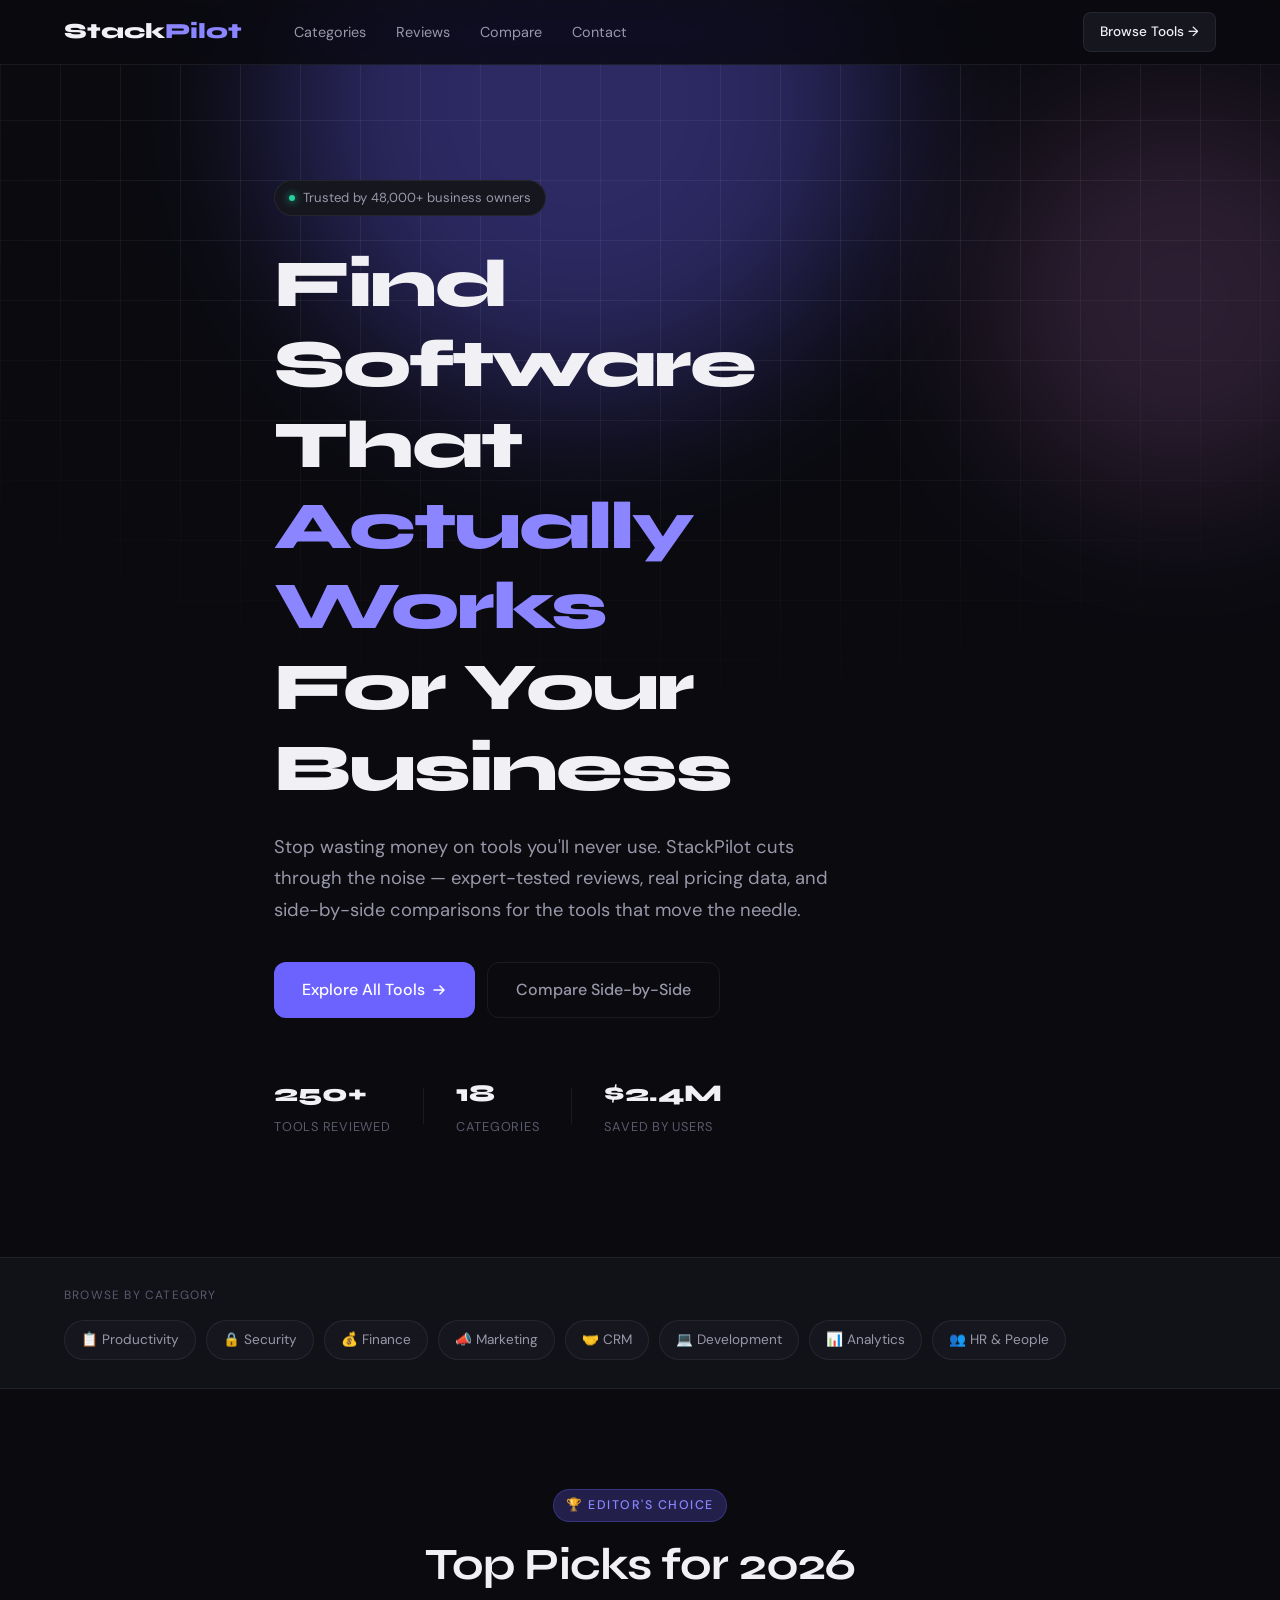
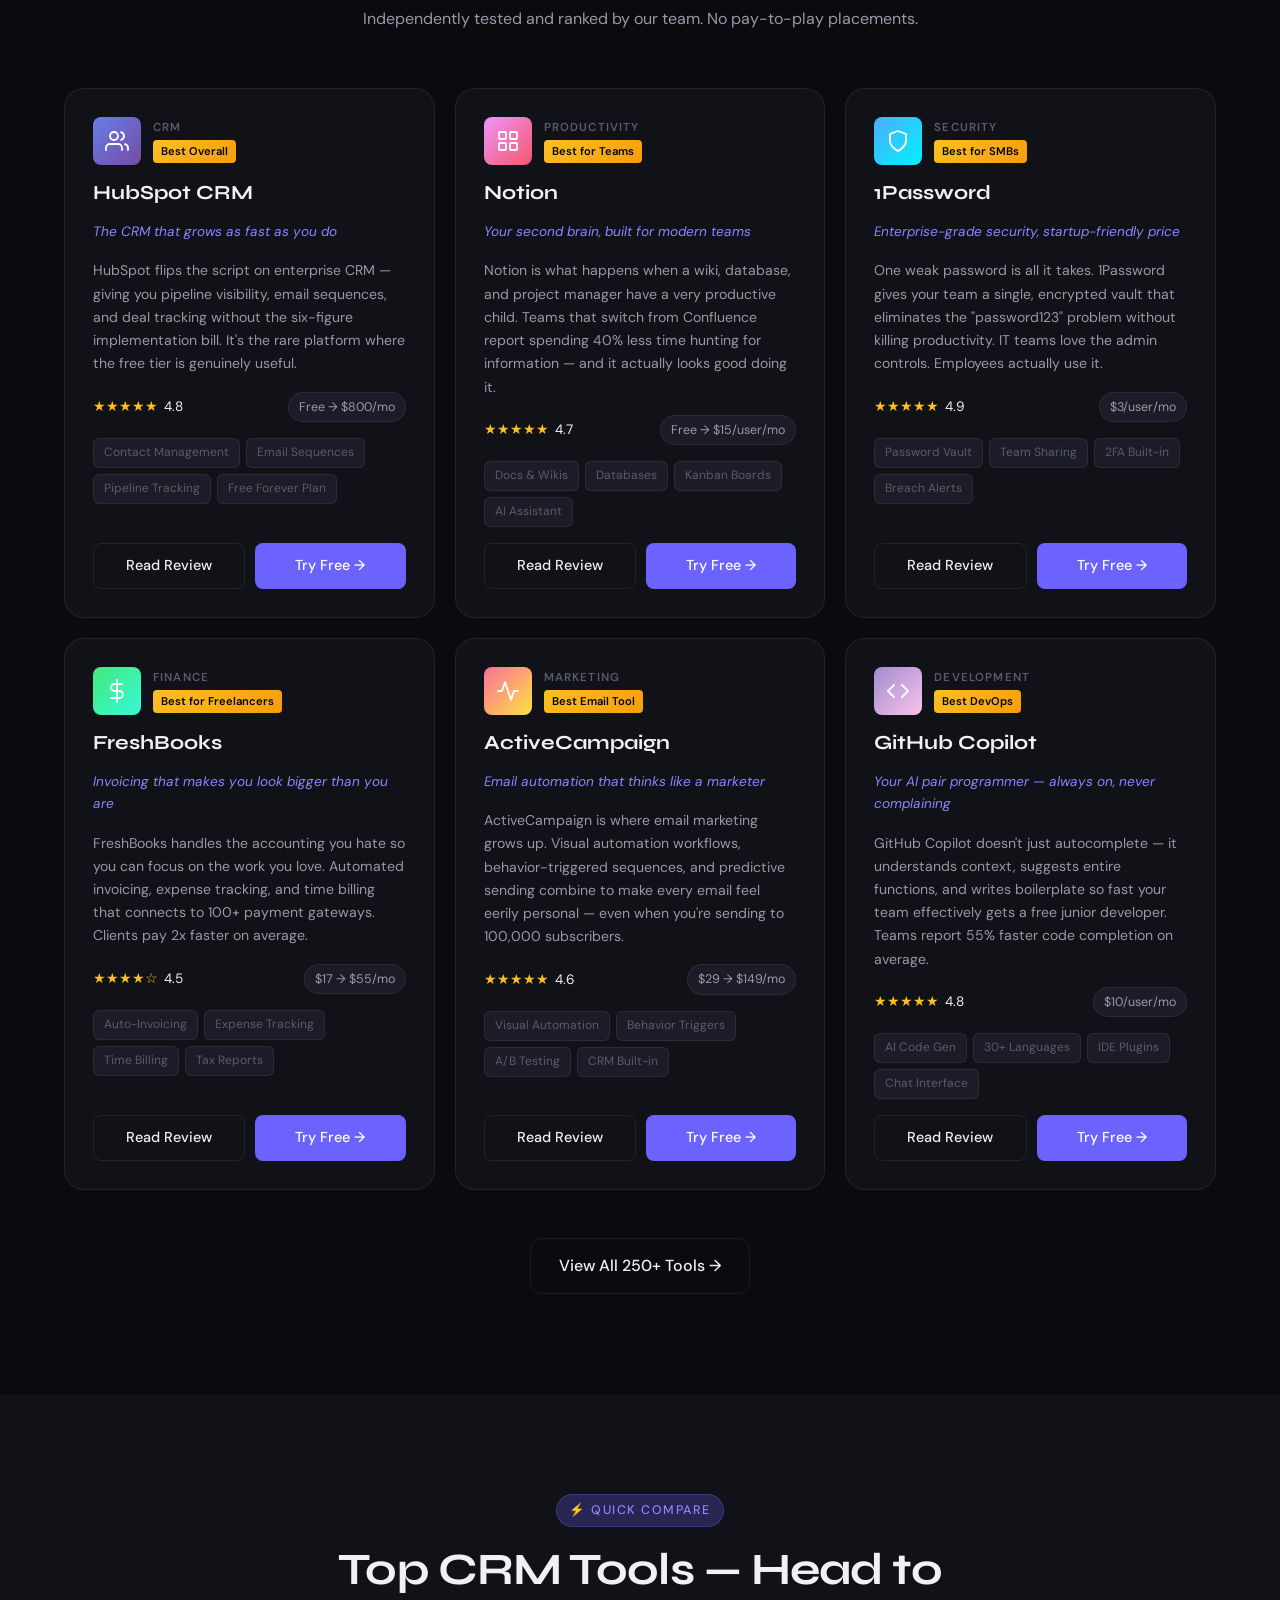
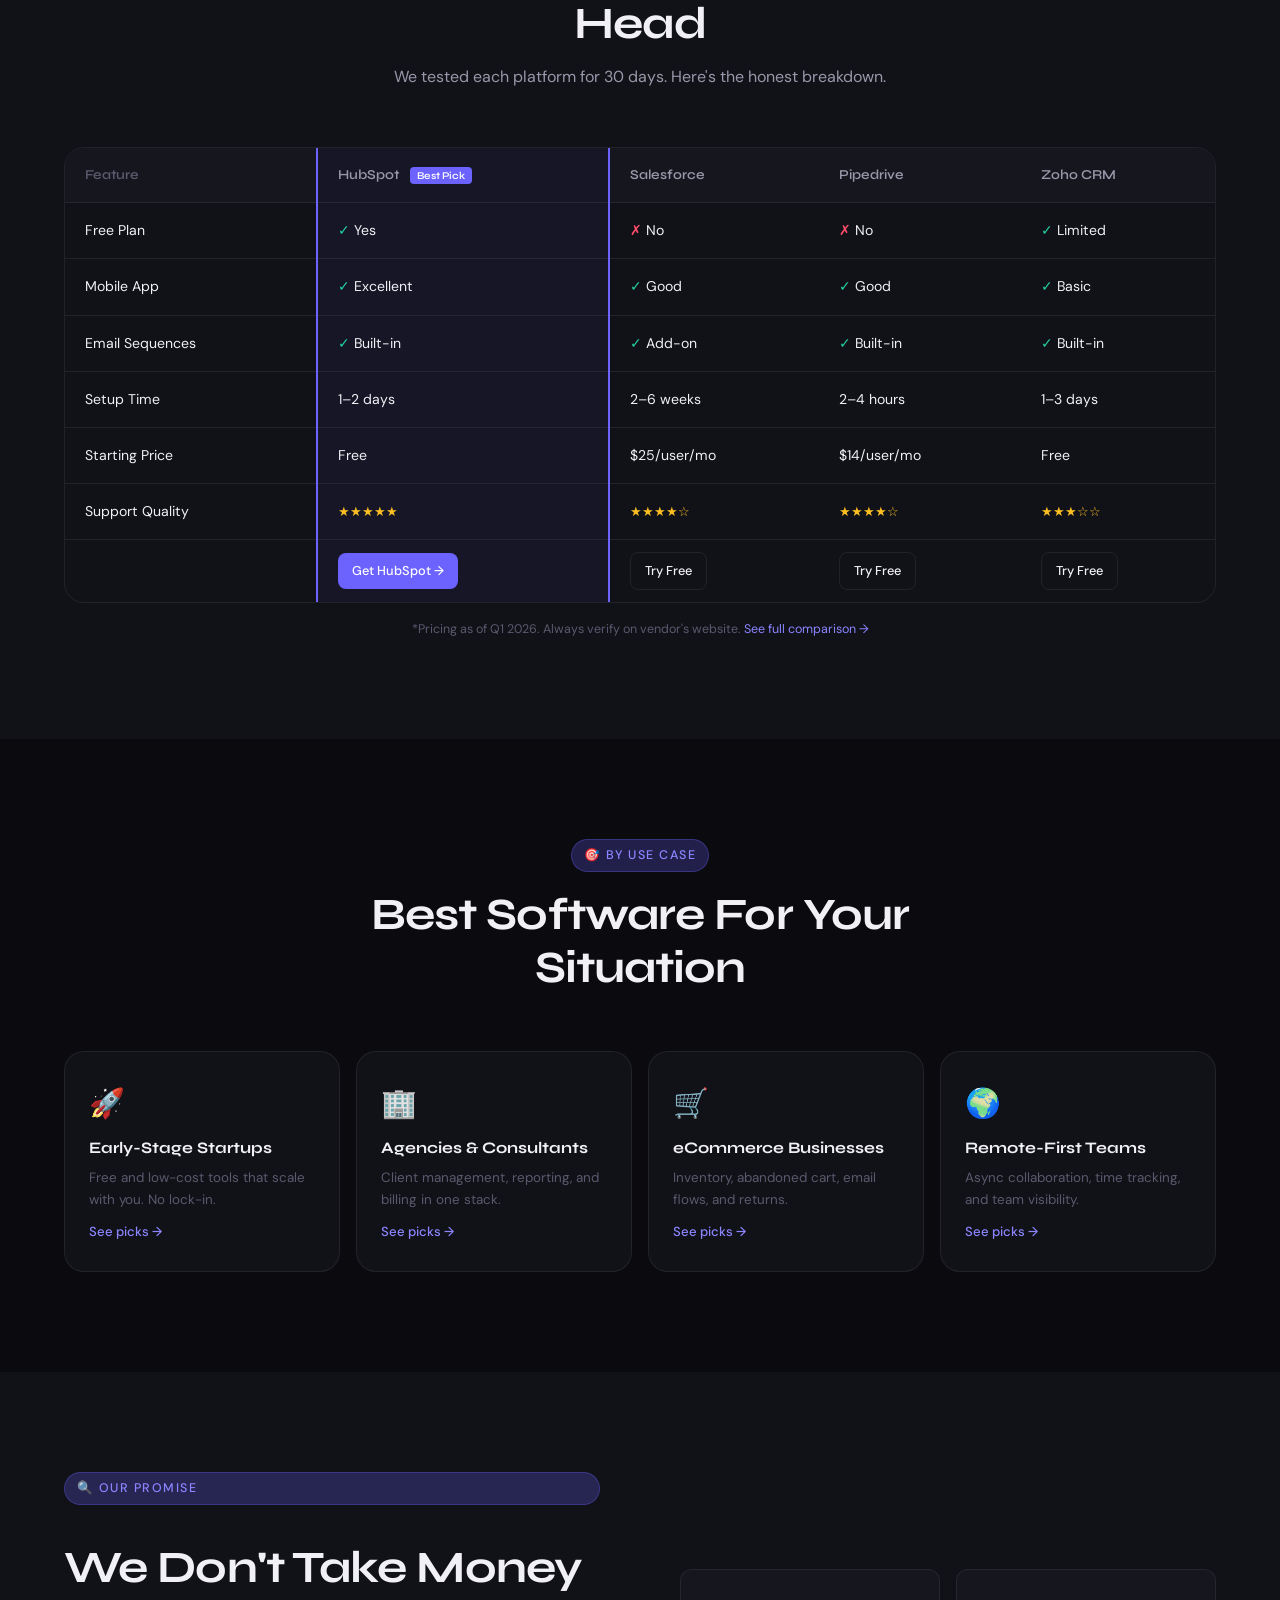
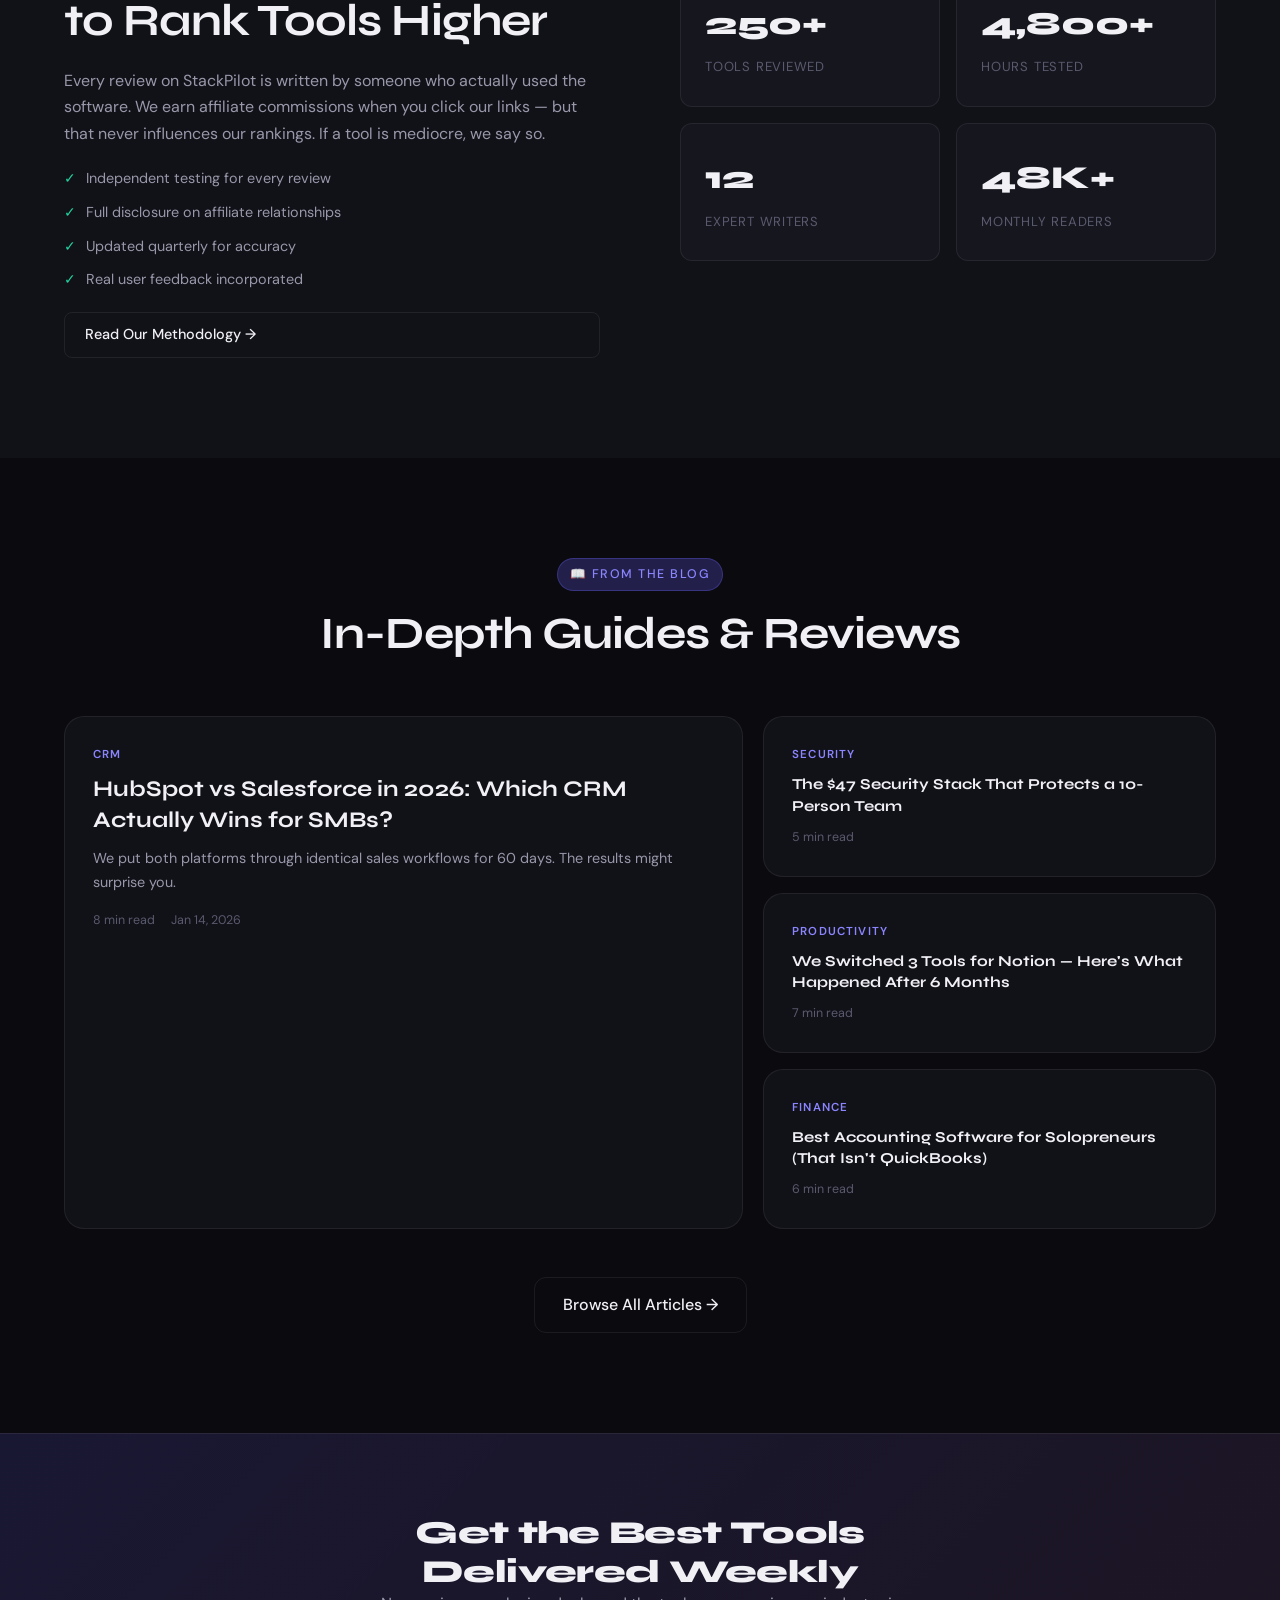
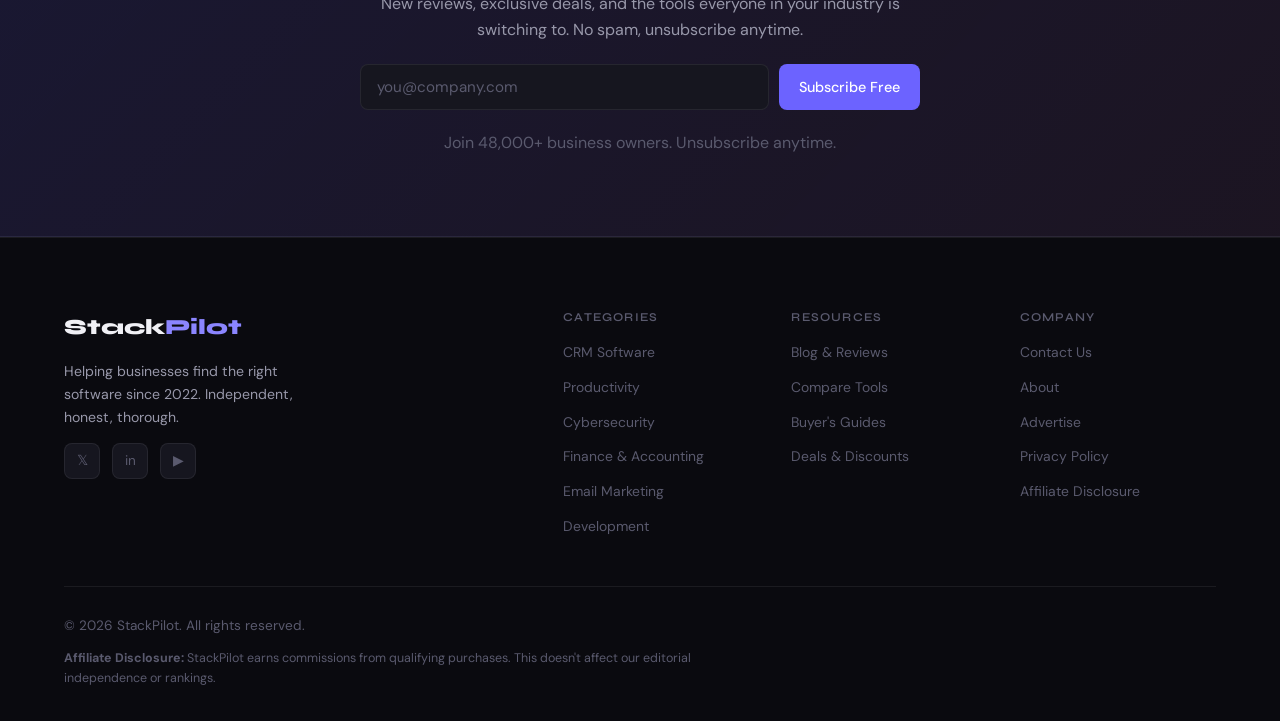
<file: index.html>
<!DOCTYPE html>
<html lang="en">
<head>
<meta charset="UTF-8">
<meta name="viewport" content="width=device-width, initial-scale=1.0">
<meta name="description" content="StackPilot — Discover the best SaaS tools for your business. Expert reviews, honest comparisons, and exclusive deals on CRM, security, productivity, and finance software.">
<meta name="keywords" content="best business software, SaaS tools reviews, CRM software, project management tools, cybersecurity software, accounting software">
<title>StackPilot — Find the Best Business Software in 2026</title>
<link rel="preconnect" href="https://fonts.googleapis.com">
<link rel="preconnect" href="https://fonts.gstatic.com" crossorigin>
<link href="https://fonts.googleapis.com/css2?family=Syne:wght@400;500;600;700;800&family=DM+Sans:ital,opsz,wght@0,9..40,300;0,9..40,400;0,9..40,500;1,9..40,300&display=swap" rel="stylesheet">
<link rel="stylesheet" href="styles.css">
</head>
<body>

<!-- NAV -->
<nav class="nav" id="nav">
  <div class="container nav-inner">
    <a href="index.html" class="logo">Stack<span>Pilot</span></a>
    <ul class="nav-links">
      <li><a href="categories.html">Categories</a></li>
      <li><a href="blog.html">Reviews</a></li>
      <li><a href="compare.html">Compare</a></li>
      <li><a href="contact.html">Contact</a></li>
    </ul>
    <a href="categories.html" class="btn btn-nav">Browse Tools →</a>
    <button class="hamburger" id="hamburger" aria-label="Menu">
      <span></span><span></span><span></span>
    </button>
  </div>
  <div class="mobile-menu" id="mobileMenu">
    <a href="categories.html">Categories</a>
    <a href="blog.html">Reviews</a>
    <a href="compare.html">Compare</a>
    <a href="contact.html">Contact</a>
    <a href="categories.html" class="btn btn-primary">Browse Tools</a>
  </div>
</nav>

<!-- HERO -->
<section class="hero">
  <div class="hero-bg">
    <div class="hero-grid"></div>
    <div class="orb orb-1"></div>
    <div class="orb orb-2"></div>
  </div>
  <div class="container hero-inner">
    <div class="hero-badge">
      <span class="badge-dot"></span>
      Trusted by 48,000+ business owners
    </div>
    <h1 class="hero-title">Find Software That<br><em>Actually Works</em><br>For Your Business</h1>
    <p class="hero-sub">Stop wasting money on tools you'll never use. StackPilot cuts through the noise — expert-tested reviews, real pricing data, and side-by-side comparisons for the tools that move the needle.</p>
    <div class="hero-actions">
      <a href="categories.html" class="btn btn-primary btn-lg">Explore All Tools <svg width="16" height="16" viewBox="0 0 16 16" fill="none"><path d="M3 8h10M9 4l4 4-4 4" stroke="currentColor" stroke-width="1.5" stroke-linecap="round" stroke-linejoin="round"/></svg></a>
      <a href="compare.html" class="btn btn-ghost btn-lg">Compare Side-by-Side</a>
    </div>
    <div class="hero-stats">
      <div class="stat"><span class="stat-num">250+</span><span class="stat-label">Tools Reviewed</span></div>
      <div class="stat-divider"></div>
      <div class="stat"><span class="stat-num">18</span><span class="stat-label">Categories</span></div>
      <div class="stat-divider"></div>
      <div class="stat"><span class="stat-num">$2.4M</span><span class="stat-label">Saved by Users</span></div>
    </div>
  </div>
</section>

<!-- CATEGORY STRIP -->
<section class="categories-strip">
  <div class="container">
    <div class="strip-label">Browse by category</div>
    <div class="cat-pills">
      <a href="categories.html#productivity" class="pill">📋 Productivity</a>
      <a href="categories.html#security" class="pill">🔒 Security</a>
      <a href="categories.html#finance" class="pill">💰 Finance</a>
      <a href="categories.html#marketing" class="pill">📣 Marketing</a>
      <a href="categories.html#crm" class="pill">🤝 CRM</a>
      <a href="categories.html#development" class="pill">💻 Development</a>
      <a href="categories.html#analytics" class="pill">📊 Analytics</a>
      <a href="categories.html#hr" class="pill">👥 HR & People</a>
    </div>
  </div>
</section>

<!-- FEATURED TOOLS -->
<section class="section featured">
  <div class="container">
    <div class="section-header">
      <div class="section-tag">🏆 Editor's Choice</div>
      <h2 class="section-title">Top Picks for 2026</h2>
      <p class="section-sub">Independently tested and ranked by our team. No pay-to-play placements.</p>
    </div>
    <div class="tools-grid">

      <!-- Tool 1 -->
      <article class="tool-card featured-card" data-category="crm">
        <div class="card-header">
          <div class="tool-icon" style="background: linear-gradient(135deg, #667eea, #764ba2);">
            <svg width="24" height="24" viewBox="0 0 24 24" fill="none"><path d="M17 21v-2a4 4 0 0 0-4-4H5a4 4 0 0 0-4 4v2" stroke="white" stroke-width="1.8" stroke-linecap="round"/><circle cx="9" cy="7" r="4" stroke="white" stroke-width="1.8"/><path d="M23 21v-2a4 4 0 0 0-3-3.87" stroke="white" stroke-width="1.8" stroke-linecap="round"/><path d="M16 3.13a4 4 0 0 1 0 7.75" stroke="white" stroke-width="1.8" stroke-linecap="round"/></svg>
          </div>
          <div>
            <span class="tool-category">CRM</span>
            <span class="badge-best">Best Overall</span>
          </div>
        </div>
        <h3 class="tool-name">HubSpot CRM</h3>
        <p class="tool-tagline">The CRM that grows as fast as you do</p>
        <p class="tool-desc">HubSpot flips the script on enterprise CRM — giving you pipeline visibility, email sequences, and deal tracking without the six-figure implementation bill. It's the rare platform where the free tier is genuinely useful.</p>
        <div class="tool-meta">
          <div class="rating"><span class="stars">★★★★★</span> <span>4.8</span></div>
          <div class="pricing-pill">Free → $800/mo</div>
        </div>
        <div class="tool-features">
          <span class="feature-tag">Contact Management</span>
          <span class="feature-tag">Email Sequences</span>
          <span class="feature-tag">Pipeline Tracking</span>
          <span class="feature-tag">Free Forever Plan</span>
        </div>
        <div class="card-actions">
          <a href="product-hubspot.html" class="btn btn-outline">Read Review</a>
          <a href="YOUR_HUBSPOT_AFFILIATE_LINK" class="btn btn-primary" target="_blank" rel="nofollow sponsored">Try Free →</a>
        </div>
      </article>

      <!-- Tool 2 -->
      <article class="tool-card featured-card" data-category="productivity">
        <div class="card-header">
          <div class="tool-icon" style="background: linear-gradient(135deg, #f093fb, #f5576c);">
            <svg width="24" height="24" viewBox="0 0 24 24" fill="none"><rect x="3" y="3" width="7" height="7" rx="1" stroke="white" stroke-width="1.8"/><rect x="14" y="3" width="7" height="7" rx="1" stroke="white" stroke-width="1.8"/><rect x="3" y="14" width="7" height="7" rx="1" stroke="white" stroke-width="1.8"/><rect x="14" y="14" width="7" height="7" rx="1" stroke="white" stroke-width="1.8"/></svg>
          </div>
          <div>
            <span class="tool-category">Productivity</span>
            <span class="badge-best">Best for Teams</span>
          </div>
        </div>
        <h3 class="tool-name">Notion</h3>
        <p class="tool-tagline">Your second brain, built for modern teams</p>
        <p class="tool-desc">Notion is what happens when a wiki, database, and project manager have a very productive child. Teams that switch from Confluence report spending 40% less time hunting for information — and it actually looks good doing it.</p>
        <div class="tool-meta">
          <div class="rating"><span class="stars">★★★★★</span> <span>4.7</span></div>
          <div class="pricing-pill">Free → $15/user/mo</div>
        </div>
        <div class="tool-features">
          <span class="feature-tag">Docs & Wikis</span>
          <span class="feature-tag">Databases</span>
          <span class="feature-tag">Kanban Boards</span>
          <span class="feature-tag">AI Assistant</span>
        </div>
        <div class="card-actions">
          <a href="product-notion.html" class="btn btn-outline">Read Review</a>
          <a href="YOUR_NOTION_AFFILIATE_LINK" class="btn btn-primary" target="_blank" rel="nofollow sponsored">Try Free →</a>
        </div>
      </article>

      <!-- Tool 3 -->
      <article class="tool-card featured-card" data-category="security">
        <div class="card-header">
          <div class="tool-icon" style="background: linear-gradient(135deg, #4facfe, #00f2fe);">
            <svg width="24" height="24" viewBox="0 0 24 24" fill="none"><path d="M12 22s8-4 8-10V5l-8-3-8 3v7c0 6 8 10 8 10z" stroke="white" stroke-width="1.8" stroke-linecap="round" stroke-linejoin="round"/></svg>
          </div>
          <div>
            <span class="tool-category">Security</span>
            <span class="badge-best">Best for SMBs</span>
          </div>
        </div>
        <h3 class="tool-name">1Password</h3>
        <p class="tool-tagline">Enterprise-grade security, startup-friendly price</p>
        <p class="tool-desc">One weak password is all it takes. 1Password gives your team a single, encrypted vault that eliminates the "password123" problem without killing productivity. IT teams love the admin controls. Employees actually use it.</p>
        <div class="tool-meta">
          <div class="rating"><span class="stars">★★★★★</span> <span>4.9</span></div>
          <div class="pricing-pill">$3/user/mo</div>
        </div>
        <div class="tool-features">
          <span class="feature-tag">Password Vault</span>
          <span class="feature-tag">Team Sharing</span>
          <span class="feature-tag">2FA Built-in</span>
          <span class="feature-tag">Breach Alerts</span>
        </div>
        <div class="card-actions">
          <a href="product-1password.html" class="btn btn-outline">Read Review</a>
          <a href="YOUR_1PASSWORD_AFFILIATE_LINK" class="btn btn-primary" target="_blank" rel="nofollow sponsored">Try Free →</a>
        </div>
      </article>

      <!-- Tool 4 -->
      <article class="tool-card featured-card" data-category="finance">
        <div class="card-header">
          <div class="tool-icon" style="background: linear-gradient(135deg, #43e97b, #38f9d7);">
            <svg width="24" height="24" viewBox="0 0 24 24" fill="none"><line x1="12" y1="1" x2="12" y2="23" stroke="white" stroke-width="1.8" stroke-linecap="round"/><path d="M17 5H9.5a3.5 3.5 0 0 0 0 7h5a3.5 3.5 0 0 1 0 7H6" stroke="white" stroke-width="1.8" stroke-linecap="round"/></svg>
          </div>
          <div>
            <span class="tool-category">Finance</span>
            <span class="badge-best">Best for Freelancers</span>
          </div>
        </div>
        <h3 class="tool-name">FreshBooks</h3>
        <p class="tool-tagline">Invoicing that makes you look bigger than you are</p>
        <p class="tool-desc">FreshBooks handles the accounting you hate so you can focus on the work you love. Automated invoicing, expense tracking, and time billing that connects to 100+ payment gateways. Clients pay 2x faster on average.</p>
        <div class="tool-meta">
          <div class="rating"><span class="stars">★★★★☆</span> <span>4.5</span></div>
          <div class="pricing-pill">$17 → $55/mo</div>
        </div>
        <div class="tool-features">
          <span class="feature-tag">Auto-Invoicing</span>
          <span class="feature-tag">Expense Tracking</span>
          <span class="feature-tag">Time Billing</span>
          <span class="feature-tag">Tax Reports</span>
        </div>
        <div class="card-actions">
          <a href="product-freshbooks.html" class="btn btn-outline">Read Review</a>
          <a href="YOUR_FRESHBOOKS_AFFILIATE_LINK" class="btn btn-primary" target="_blank" rel="nofollow sponsored">Try Free →</a>
        </div>
      </article>

      <!-- Tool 5 -->
      <article class="tool-card featured-card" data-category="marketing">
        <div class="card-header">
          <div class="tool-icon" style="background: linear-gradient(135deg, #fa709a, #fee140);">
            <svg width="24" height="24" viewBox="0 0 24 24" fill="none"><path d="M22 12h-4l-3 9L9 3l-3 9H2" stroke="white" stroke-width="1.8" stroke-linecap="round" stroke-linejoin="round"/></svg>
          </div>
          <div>
            <span class="tool-category">Marketing</span>
            <span class="badge-best">Best Email Tool</span>
          </div>
        </div>
        <h3 class="tool-name">ActiveCampaign</h3>
        <p class="tool-tagline">Email automation that thinks like a marketer</p>
        <p class="tool-desc">ActiveCampaign is where email marketing grows up. Visual automation workflows, behavior-triggered sequences, and predictive sending combine to make every email feel eerily personal — even when you're sending to 100,000 subscribers.</p>
        <div class="tool-meta">
          <div class="rating"><span class="stars">★★★★★</span> <span>4.6</span></div>
          <div class="pricing-pill">$29 → $149/mo</div>
        </div>
        <div class="tool-features">
          <span class="feature-tag">Visual Automation</span>
          <span class="feature-tag">Behavior Triggers</span>
          <span class="feature-tag">A/B Testing</span>
          <span class="feature-tag">CRM Built-in</span>
        </div>
        <div class="card-actions">
          <a href="product-activecampaign.html" class="btn btn-outline">Read Review</a>
          <a href="YOUR_ACTIVECAMPAIGN_AFFILIATE_LINK" class="btn btn-primary" target="_blank" rel="nofollow sponsored">Try Free →</a>
        </div>
      </article>

      <!-- Tool 6 -->
      <article class="tool-card featured-card" data-category="development">
        <div class="card-header">
          <div class="tool-icon" style="background: linear-gradient(135deg, #a18cd1, #fbc2eb);">
            <svg width="24" height="24" viewBox="0 0 24 24" fill="none"><polyline points="16 18 22 12 16 6" stroke="white" stroke-width="1.8" stroke-linecap="round" stroke-linejoin="round"/><polyline points="8 6 2 12 8 18" stroke="white" stroke-width="1.8" stroke-linecap="round" stroke-linejoin="round"/></svg>
          </div>
          <div>
            <span class="tool-category">Development</span>
            <span class="badge-best">Best DevOps</span>
          </div>
        </div>
        <h3 class="tool-name">GitHub Copilot</h3>
        <p class="tool-tagline">Your AI pair programmer — always on, never complaining</p>
        <p class="tool-desc">GitHub Copilot doesn't just autocomplete — it understands context, suggests entire functions, and writes boilerplate so fast your team effectively gets a free junior developer. Teams report 55% faster code completion on average.</p>
        <div class="tool-meta">
          <div class="rating"><span class="stars">★★★★★</span> <span>4.8</span></div>
          <div class="pricing-pill">$10/user/mo</div>
        </div>
        <div class="tool-features">
          <span class="feature-tag">AI Code Gen</span>
          <span class="feature-tag">30+ Languages</span>
          <span class="feature-tag">IDE Plugins</span>
          <span class="feature-tag">Chat Interface</span>
        </div>
        <div class="card-actions">
          <a href="product-copilot.html" class="btn btn-outline">Read Review</a>
          <a href="YOUR_GITHUB_AFFILIATE_LINK" class="btn btn-primary" target="_blank" rel="nofollow sponsored">Try Free →</a>
        </div>
      </article>

    </div>
    <div class="section-cta">
      <a href="categories.html" class="btn btn-outline btn-lg">View All 250+ Tools →</a>
    </div>
  </div>
</section>

<!-- COMPARISON TABLE -->
<section class="section compare-section">
  <div class="container">
    <div class="section-header">
      <div class="section-tag">⚡ Quick Compare</div>
      <h2 class="section-title">Top CRM Tools — Head to Head</h2>
      <p class="section-sub">We tested each platform for 30 days. Here's the honest breakdown.</p>
    </div>
    <div class="table-wrap">
      <table class="compare-table">
        <thead>
          <tr>
            <th>Feature</th>
            <th class="highlight-col">HubSpot <span class="winner-badge">Best Pick</span></th>
            <th>Salesforce</th>
            <th>Pipedrive</th>
            <th>Zoho CRM</th>
          </tr>
        </thead>
        <tbody>
          <tr><td>Free Plan</td><td class="highlight-col"><span class="check">✓</span> Yes</td><td><span class="cross">✗</span> No</td><td><span class="cross">✗</span> No</td><td><span class="check">✓</span> Limited</td></tr>
          <tr><td>Mobile App</td><td class="highlight-col"><span class="check">✓</span> Excellent</td><td><span class="check">✓</span> Good</td><td><span class="check">✓</span> Good</td><td><span class="check">✓</span> Basic</td></tr>
          <tr><td>Email Sequences</td><td class="highlight-col"><span class="check">✓</span> Built-in</td><td><span class="check">✓</span> Add-on</td><td><span class="check">✓</span> Built-in</td><td><span class="check">✓</span> Built-in</td></tr>
          <tr><td>Setup Time</td><td class="highlight-col">1–2 days</td><td>2–6 weeks</td><td>2–4 hours</td><td>1–3 days</td></tr>
          <tr><td>Starting Price</td><td class="highlight-col">Free</td><td>$25/user/mo</td><td>$14/user/mo</td><td>Free</td></tr>
          <tr><td>Support Quality</td><td class="highlight-col"><span class="stars-sm">★★★★★</span></td><td><span class="stars-sm">★★★★☆</span></td><td><span class="stars-sm">★★★★☆</span></td><td><span class="stars-sm">★★★☆☆</span></td></tr>
          <tr class="action-row">
            <td></td>
            <td class="highlight-col"><a href="YOUR_HUBSPOT_AFFILIATE_LINK" class="btn btn-primary btn-sm" rel="nofollow sponsored">Get HubSpot →</a></td>
            <td><a href="YOUR_SALESFORCE_AFFILIATE_LINK" class="btn btn-outline btn-sm" rel="nofollow sponsored">Try Free</a></td>
            <td><a href="YOUR_PIPEDRIVE_AFFILIATE_LINK" class="btn btn-outline btn-sm" rel="nofollow sponsored">Try Free</a></td>
            <td><a href="YOUR_ZOHO_AFFILIATE_LINK" class="btn btn-outline btn-sm" rel="nofollow sponsored">Try Free</a></td>
          </tr>
        </tbody>
      </table>
    </div>
    <p class="table-note">*Pricing as of Q1 2026. Always verify on vendor's website. <a href="compare.html">See full comparison →</a></p>
  </div>
</section>

<!-- USE CASE SECTIONS -->
<section class="section use-cases">
  <div class="container">
    <div class="section-header">
      <div class="section-tag">🎯 By Use Case</div>
      <h2 class="section-title">Best Software For Your Situation</h2>
    </div>
    <div class="use-case-grid">
      <a href="categories.html#startup" class="use-case-card">
        <div class="uc-icon">🚀</div>
        <h3>Early-Stage Startups</h3>
        <p>Free and low-cost tools that scale with you. No lock-in.</p>
        <span class="uc-link">See picks →</span>
      </a>
      <a href="categories.html#agency" class="use-case-card">
        <div class="uc-icon">🏢</div>
        <h3>Agencies & Consultants</h3>
        <p>Client management, reporting, and billing in one stack.</p>
        <span class="uc-link">See picks →</span>
      </a>
      <a href="categories.html#ecommerce" class="use-case-card">
        <div class="uc-icon">🛒</div>
        <h3>eCommerce Businesses</h3>
        <p>Inventory, abandoned cart, email flows, and returns.</p>
        <span class="uc-link">See picks →</span>
      </a>
      <a href="categories.html#remote" class="use-case-card">
        <div class="uc-icon">🌍</div>
        <h3>Remote-First Teams</h3>
        <p>Async collaboration, time tracking, and team visibility.</p>
        <span class="uc-link">See picks →</span>
      </a>
    </div>
  </div>
</section>

<!-- TRUST SECTION -->
<section class="section trust-section">
  <div class="container">
    <div class="trust-inner">
      <div class="trust-text">
        <div class="section-tag">🔍 Our Promise</div>
        <h2>We Don't Take Money to Rank Tools Higher</h2>
        <p>Every review on StackPilot is written by someone who actually used the software. We earn affiliate commissions when you click our links — but that never influences our rankings. If a tool is mediocre, we say so.</p>
        <ul class="trust-list">
          <li><span class="trust-icon">✓</span> Independent testing for every review</li>
          <li><span class="trust-icon">✓</span> Full disclosure on affiliate relationships</li>
          <li><span class="trust-icon">✓</span> Updated quarterly for accuracy</li>
          <li><span class="trust-icon">✓</span> Real user feedback incorporated</li>
        </ul>
        <a href="blog.html" class="btn btn-outline">Read Our Methodology →</a>
      </div>
      <div class="trust-stats-grid">
        <div class="trust-stat"><span class="ts-num">250+</span><span class="ts-label">Tools Reviewed</span></div>
        <div class="trust-stat"><span class="ts-num">4,800+</span><span class="ts-label">Hours Tested</span></div>
        <div class="trust-stat"><span class="ts-num">12</span><span class="ts-label">Expert Writers</span></div>
        <div class="trust-stat"><span class="ts-num">48K+</span><span class="ts-label">Monthly Readers</span></div>
      </div>
    </div>
  </div>
</section>

<!-- BLOG PREVIEW -->
<section class="section blog-preview">
  <div class="container">
    <div class="section-header">
      <div class="section-tag">📖 From the Blog</div>
      <h2 class="section-title">In-Depth Guides & Reviews</h2>
    </div>
    <div class="blog-grid">
      <a href="blog.html" class="blog-card blog-card-large">
        <div class="blog-cat">CRM</div>
        <h3>HubSpot vs Salesforce in 2026: Which CRM Actually Wins for SMBs?</h3>
        <p>We put both platforms through identical sales workflows for 60 days. The results might surprise you.</p>
        <div class="blog-meta"><span>8 min read</span><span>Jan 14, 2026</span></div>
      </a>
      <div class="blog-side">
        <a href="blog.html" class="blog-card blog-card-sm">
          <div class="blog-cat">Security</div>
          <h3>The $47 Security Stack That Protects a 10-Person Team</h3>
          <div class="blog-meta"><span>5 min read</span></div>
        </a>
        <a href="blog.html" class="blog-card blog-card-sm">
          <div class="blog-cat">Productivity</div>
          <h3>We Switched 3 Tools for Notion — Here's What Happened After 6 Months</h3>
          <div class="blog-meta"><span>7 min read</span></div>
        </a>
        <a href="blog.html" class="blog-card blog-card-sm">
          <div class="blog-cat">Finance</div>
          <h3>Best Accounting Software for Solopreneurs (That Isn't QuickBooks)</h3>
          <div class="blog-meta"><span>6 min read</span></div>
        </a>
      </div>
    </div>
    <div class="section-cta">
      <a href="blog.html" class="btn btn-outline btn-lg">Browse All Articles →</a>
    </div>
  </div>
</section>

<!-- NEWSLETTER -->
<section class="newsletter-section">
  <div class="container">
    <div class="newsletter-inner">
      <div class="nl-text">
        <h2>Get the Best Tools Delivered Weekly</h2>
        <p>New reviews, exclusive deals, and the tools everyone in your industry is switching to. No spam, unsubscribe anytime.</p>
      </div>
      <form class="nl-form" onsubmit="handleNewsletterSubmit(event)">
        <input type="email" placeholder="you@company.com" class="nl-input" required>
        <button type="submit" class="btn btn-primary">Subscribe Free</button>
      </form>
      <p class="nl-note">Join 48,000+ business owners. Unsubscribe anytime.</p>
    </div>
  </div>
</section>

<!-- FOOTER -->
<footer class="footer">
  <div class="container">
    <div class="footer-top">
      <div class="footer-brand">
        <a href="index.html" class="logo">Stack<span>Pilot</span></a>
        <p>Helping businesses find the right software since 2022. Independent, honest, thorough.</p>
        <div class="social-links">
          <a href="#" aria-label="Twitter">𝕏</a>
          <a href="#" aria-label="LinkedIn">in</a>
          <a href="#" aria-label="YouTube">▶</a>
        </div>
      </div>
      <div class="footer-cols">
        <div class="footer-col">
          <h4>Categories</h4>
          <a href="categories.html#crm">CRM Software</a>
          <a href="categories.html#productivity">Productivity</a>
          <a href="categories.html#security">Cybersecurity</a>
          <a href="categories.html#finance">Finance & Accounting</a>
          <a href="categories.html#marketing">Email Marketing</a>
          <a href="categories.html#development">Development</a>
        </div>
        <div class="footer-col">
          <h4>Resources</h4>
          <a href="blog.html">Blog & Reviews</a>
          <a href="compare.html">Compare Tools</a>
          <a href="blog.html#guides">Buyer's Guides</a>
          <a href="blog.html#deals">Deals & Discounts</a>
        </div>
        <div class="footer-col">
          <h4>Company</h4>
          <a href="contact.html">Contact Us</a>
          <a href="#">About</a>
          <a href="#">Advertise</a>
          <a href="#">Privacy Policy</a>
          <a href="#">Affiliate Disclosure</a>
        </div>
      </div>
    </div>
    <div class="footer-bottom">
      <p>© 2026 StackPilot. All rights reserved.</p>
      <p class="disclaimer"><strong>Affiliate Disclosure:</strong> StackPilot earns commissions from qualifying purchases. This doesn't affect our editorial independence or rankings.</p>
    </div>
  </div>
</footer>

<script src="main.js"></script>
</body>
</html>
</file>
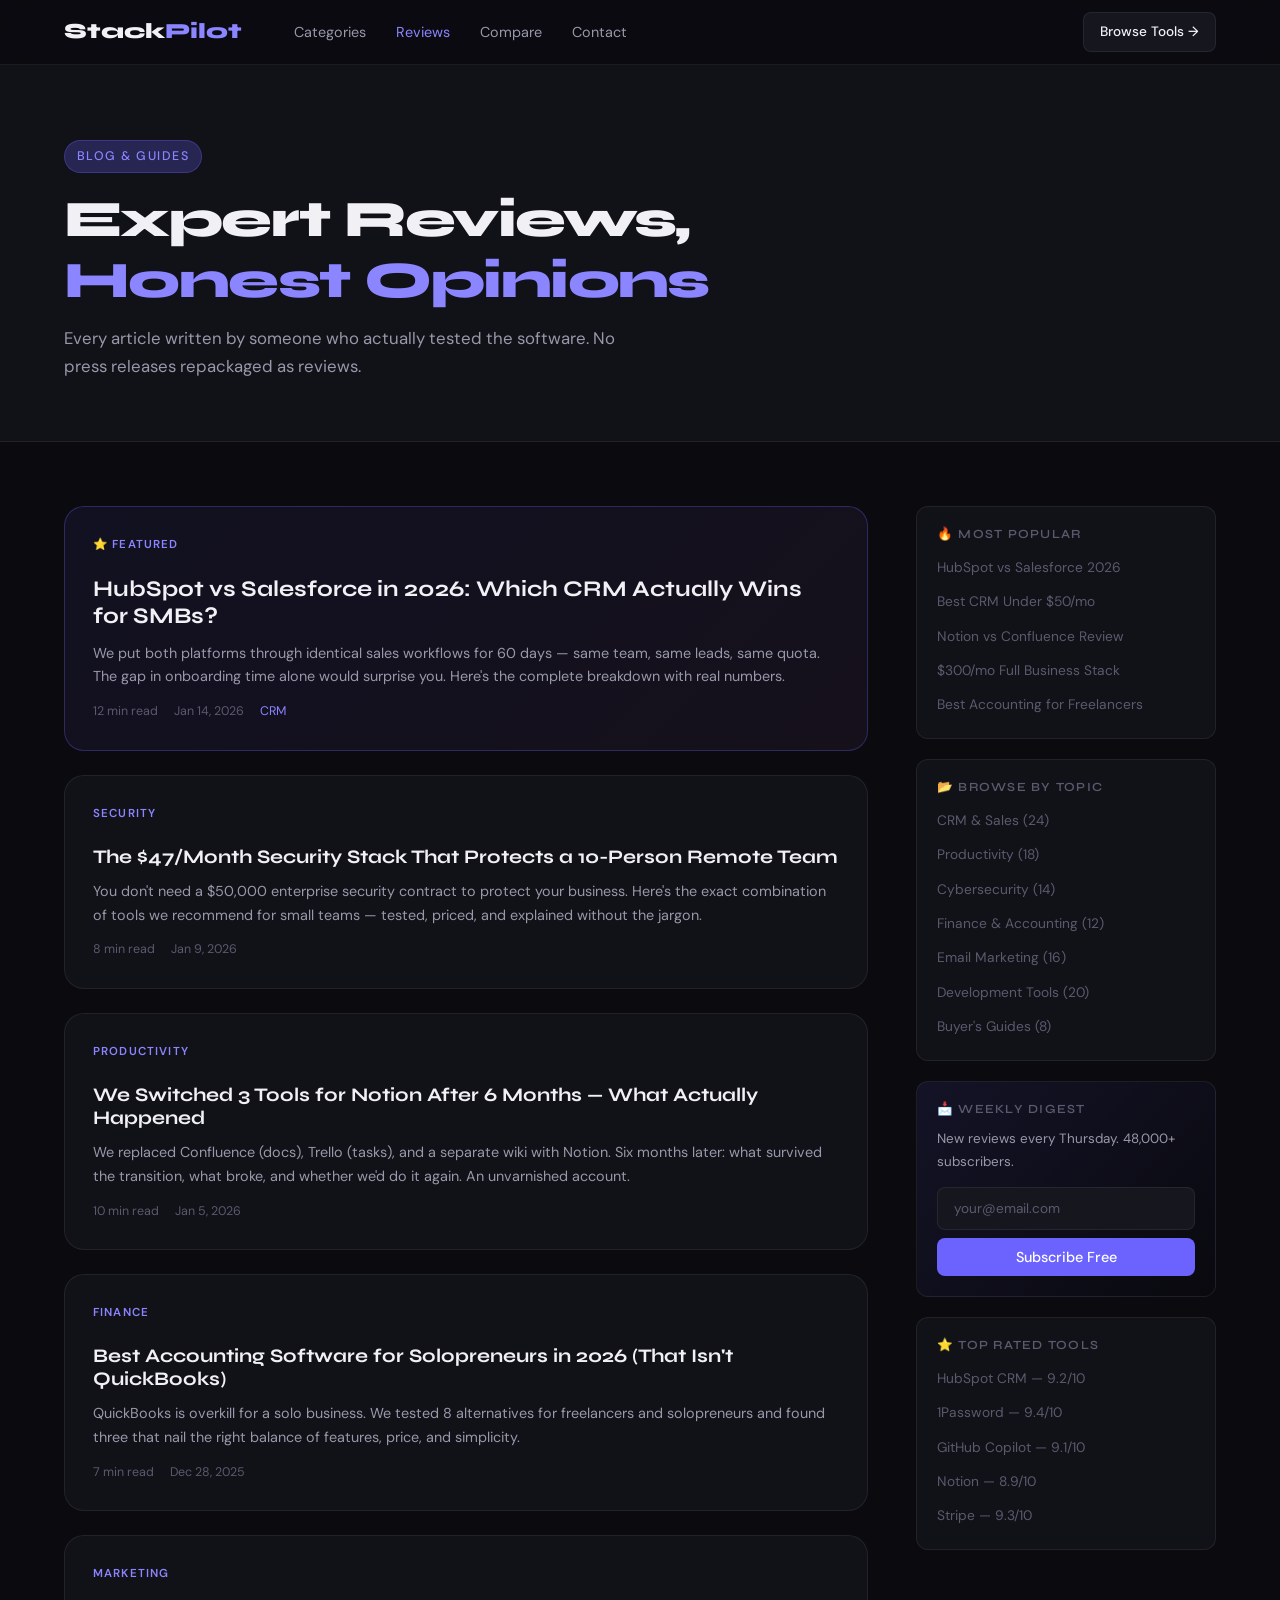
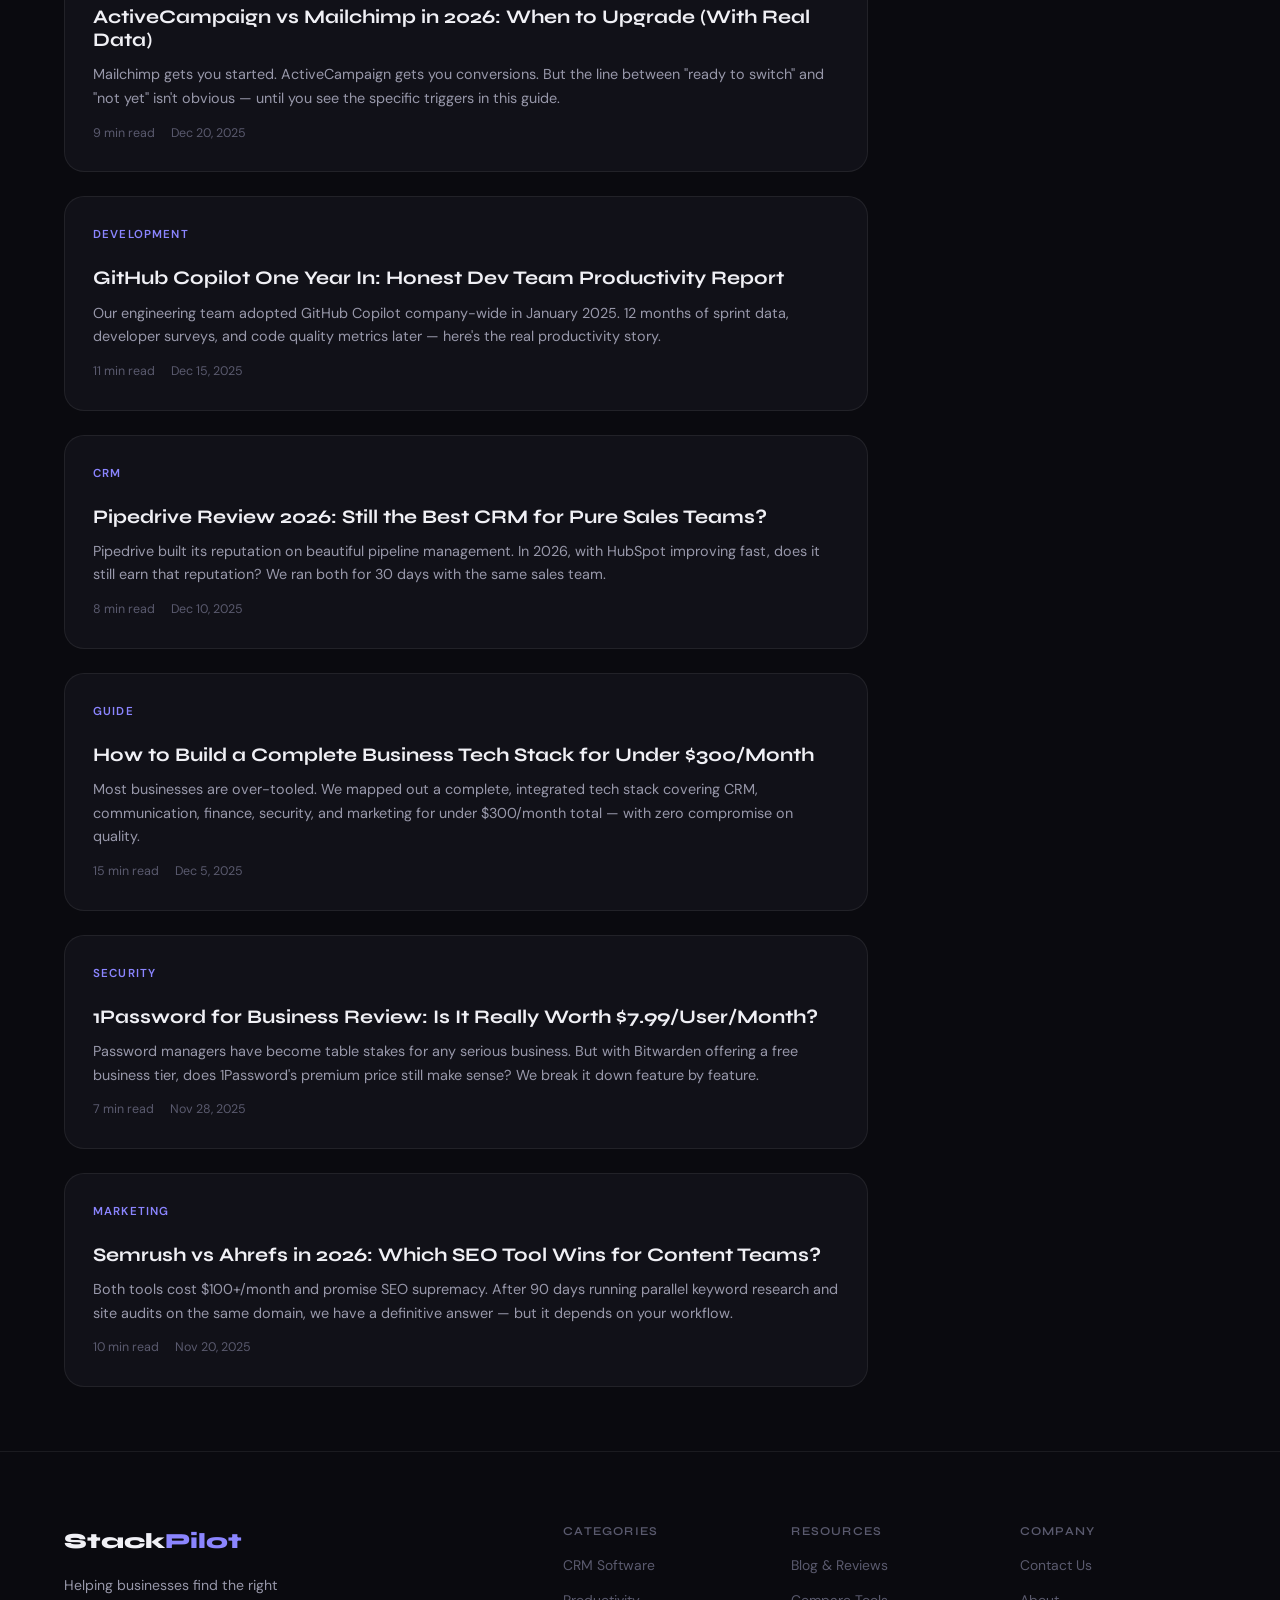
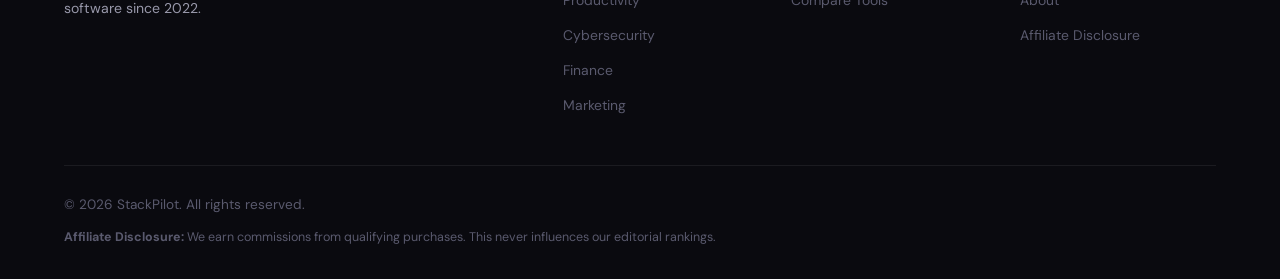
<file: blog.html>
<!DOCTYPE html>
<html lang="en">
<head>
<meta charset="UTF-8">
<meta name="viewport" content="width=device-width, initial-scale=1.0">
<meta name="description" content="In-depth software reviews, buyer's guides, and comparisons for business owners. Updated monthly by our team of independent testers.">
<title>Software Reviews & Guides 2026 | StackPilot Blog</title>
<link rel="preconnect" href="https://fonts.googleapis.com">
<link href="https://fonts.googleapis.com/css2?family=Syne:wght@400;500;600;700;800&family=DM+Sans:ital,opsz,wght@0,9..40,300;0,9..40,400;0,9..40,500;1,9..40,300&display=swap" rel="stylesheet">
<link rel="stylesheet" href="styles.css">
</head>
<body>

<nav class="nav" id="nav">
  <div class="container nav-inner">
    <a href="index.html" class="logo">Stack<span>Pilot</span></a>
    <ul class="nav-links">
      <li><a href="categories.html">Categories</a></li>
      <li><a href="blog.html" style="color:var(--accent-light);">Reviews</a></li>
      <li><a href="compare.html">Compare</a></li>
      <li><a href="contact.html">Contact</a></li>
    </ul>
    <a href="categories.html" class="btn btn-nav">Browse Tools →</a>
    <button class="hamburger" id="hamburger"><span></span><span></span><span></span></button>
  </div>
  <div class="mobile-menu" id="mobileMenu">
    <a href="categories.html">Categories</a>
    <a href="blog.html">Reviews</a>
    <a href="compare.html">Compare</a>
    <a href="contact.html">Contact</a>
  </div>
</nav>

<section class="page-hero">
  <div class="container">
    <div class="section-tag">Blog & Guides</div>
    <h1>Expert Reviews,<br><em>Honest Opinions</em></h1>
    <p>Every article written by someone who actually tested the software. No press releases repackaged as reviews.</p>
  </div>
</section>

<div class="blog-page">
  <div class="container">
    <div class="blog-layout">
      <main class="blog-posts">

        <!-- Featured Post -->
        <a href="#" class="blog-post-card" style="background: linear-gradient(135deg, rgba(108,99,255,0.08), rgba(240,147,251,0.05)); border-color: rgba(108,99,255,0.3);">
          <span class="blog-cat">⭐ Featured</span>
          <h3 style="font-size:1.4rem;">HubSpot vs Salesforce in 2026: Which CRM Actually Wins for SMBs?</h3>
          <p>We put both platforms through identical sales workflows for 60 days — same team, same leads, same quota. The gap in onboarding time alone would surprise you. Here's the complete breakdown with real numbers.</p>
          <div class="blog-meta"><span>12 min read</span><span>Jan 14, 2026</span><span style="color:var(--accent-light);">CRM</span></div>
        </a>

        <a href="#" class="blog-post-card">
          <span class="blog-cat">Security</span>
          <h3>The $47/Month Security Stack That Protects a 10-Person Remote Team</h3>
          <p>You don't need a $50,000 enterprise security contract to protect your business. Here's the exact combination of tools we recommend for small teams — tested, priced, and explained without the jargon.</p>
          <div class="blog-meta"><span>8 min read</span><span>Jan 9, 2026</span></div>
        </a>

        <a href="#" class="blog-post-card">
          <span class="blog-cat">Productivity</span>
          <h3>We Switched 3 Tools for Notion After 6 Months — What Actually Happened</h3>
          <p>We replaced Confluence (docs), Trello (tasks), and a separate wiki with Notion. Six months later: what survived the transition, what broke, and whether we'd do it again. An unvarnished account.</p>
          <div class="blog-meta"><span>10 min read</span><span>Jan 5, 2026</span></div>
        </a>

        <a href="#" class="blog-post-card">
          <span class="blog-cat">Finance</span>
          <h3>Best Accounting Software for Solopreneurs in 2026 (That Isn't QuickBooks)</h3>
          <p>QuickBooks is overkill for a solo business. We tested 8 alternatives for freelancers and solopreneurs and found three that nail the right balance of features, price, and simplicity.</p>
          <div class="blog-meta"><span>7 min read</span><span>Dec 28, 2025</span></div>
        </a>

        <a href="#" class="blog-post-card">
          <span class="blog-cat">Marketing</span>
          <h3>ActiveCampaign vs Mailchimp in 2026: When to Upgrade (With Real Data)</h3>
          <p>Mailchimp gets you started. ActiveCampaign gets you conversions. But the line between "ready to switch" and "not yet" isn't obvious — until you see the specific triggers in this guide.</p>
          <div class="blog-meta"><span>9 min read</span><span>Dec 20, 2025</span></div>
        </a>

        <a href="#" class="blog-post-card">
          <span class="blog-cat">Development</span>
          <h3>GitHub Copilot One Year In: Honest Dev Team Productivity Report</h3>
          <p>Our engineering team adopted GitHub Copilot company-wide in January 2025. 12 months of sprint data, developer surveys, and code quality metrics later — here's the real productivity story.</p>
          <div class="blog-meta"><span>11 min read</span><span>Dec 15, 2025</span></div>
        </a>

        <a href="#" class="blog-post-card">
          <span class="blog-cat">CRM</span>
          <h3>Pipedrive Review 2026: Still the Best CRM for Pure Sales Teams?</h3>
          <p>Pipedrive built its reputation on beautiful pipeline management. In 2026, with HubSpot improving fast, does it still earn that reputation? We ran both for 30 days with the same sales team.</p>
          <div class="blog-meta"><span>8 min read</span><span>Dec 10, 2025</span></div>
        </a>

        <a href="#" class="blog-post-card">
          <span class="blog-cat">Guide</span>
          <h3>How to Build a Complete Business Tech Stack for Under $300/Month</h3>
          <p>Most businesses are over-tooled. We mapped out a complete, integrated tech stack covering CRM, communication, finance, security, and marketing for under $300/month total — with zero compromise on quality.</p>
          <div class="blog-meta"><span>15 min read</span><span>Dec 5, 2025</span></div>
        </a>

        <a href="#" class="blog-post-card">
          <span class="blog-cat">Security</span>
          <h3>1Password for Business Review: Is It Really Worth $7.99/User/Month?</h3>
          <p>Password managers have become table stakes for any serious business. But with Bitwarden offering a free business tier, does 1Password's premium price still make sense? We break it down feature by feature.</p>
          <div class="blog-meta"><span>7 min read</span><span>Nov 28, 2025</span></div>
        </a>

        <a href="#" class="blog-post-card">
          <span class="blog-cat">Marketing</span>
          <h3>Semrush vs Ahrefs in 2026: Which SEO Tool Wins for Content Teams?</h3>
          <p>Both tools cost $100+/month and promise SEO supremacy. After 90 days running parallel keyword research and site audits on the same domain, we have a definitive answer — but it depends on your workflow.</p>
          <div class="blog-meta"><span>10 min read</span><span>Nov 20, 2025</span></div>
        </a>

      </main>

      <!-- SIDEBAR -->
      <aside class="blog-sidebar">
        <div class="sidebar-box">
          <h4>🔥 Most Popular</h4>
          <ul>
            <li><a href="#">HubSpot vs Salesforce 2026</a></li>
            <li><a href="#">Best CRM Under $50/mo</a></li>
            <li><a href="#">Notion vs Confluence Review</a></li>
            <li><a href="#">$300/mo Full Business Stack</a></li>
            <li><a href="#">Best Accounting for Freelancers</a></li>
          </ul>
        </div>

        <div class="sidebar-box">
          <h4>📂 Browse by Topic</h4>
          <ul>
            <li><a href="#">CRM & Sales (24)</a></li>
            <li><a href="#">Productivity (18)</a></li>
            <li><a href="#">Cybersecurity (14)</a></li>
            <li><a href="#">Finance & Accounting (12)</a></li>
            <li><a href="#">Email Marketing (16)</a></li>
            <li><a href="#">Development Tools (20)</a></li>
            <li><a href="#">Buyer's Guides (8)</a></li>
          </ul>
        </div>

        <div class="sidebar-box" style="background: linear-gradient(135deg, rgba(108,99,255,0.1), transparent);">
          <h4>📩 Weekly Digest</h4>
          <p style="font-size:0.84rem; margin-bottom: 14px;">New reviews every Thursday. 48,000+ subscribers.</p>
          <form onsubmit="handleNewsletterSubmit(event)" style="display:flex;flex-direction:column;gap:8px;">
            <input type="email" placeholder="your@email.com" class="nl-input" style="font-size:0.85rem;" required>
            <button type="submit" class="btn btn-primary" style="justify-content:center;">Subscribe Free</button>
          </form>
        </div>

        <div class="sidebar-box">
          <h4>⭐ Top Rated Tools</h4>
          <ul>
            <li><a href="product-hubspot.html">HubSpot CRM — 9.2/10</a></li>
            <li><a href="#">1Password — 9.4/10</a></li>
            <li><a href="#">GitHub Copilot — 9.1/10</a></li>
            <li><a href="#">Notion — 8.9/10</a></li>
            <li><a href="#">Stripe — 9.3/10</a></li>
          </ul>
        </div>
      </aside>
    </div>
  </div>
</div>

<footer class="footer">
  <div class="container">
    <div class="footer-top">
      <div class="footer-brand">
        <a href="index.html" class="logo">Stack<span>Pilot</span></a>
        <p>Helping businesses find the right software since 2022.</p>
      </div>
      <div class="footer-cols">
        <div class="footer-col">
          <h4>Categories</h4>
          <a href="categories.html#crm">CRM Software</a>
          <a href="categories.html#productivity">Productivity</a>
          <a href="categories.html#security">Cybersecurity</a>
          <a href="categories.html#finance">Finance</a>
          <a href="categories.html#marketing">Marketing</a>
        </div>
        <div class="footer-col">
          <h4>Resources</h4>
          <a href="blog.html">Blog & Reviews</a>
          <a href="compare.html">Compare Tools</a>
        </div>
        <div class="footer-col">
          <h4>Company</h4>
          <a href="contact.html">Contact Us</a>
          <a href="#">About</a>
          <a href="#">Affiliate Disclosure</a>
        </div>
      </div>
    </div>
    <div class="footer-bottom">
      <p>© 2026 StackPilot. All rights reserved.</p>
      <p class="disclaimer"><strong>Affiliate Disclosure:</strong> We earn commissions from qualifying purchases. This never influences our editorial rankings.</p>
    </div>
  </div>
</footer>

<script src="main.js"></script>
</body>
</html>
</file>
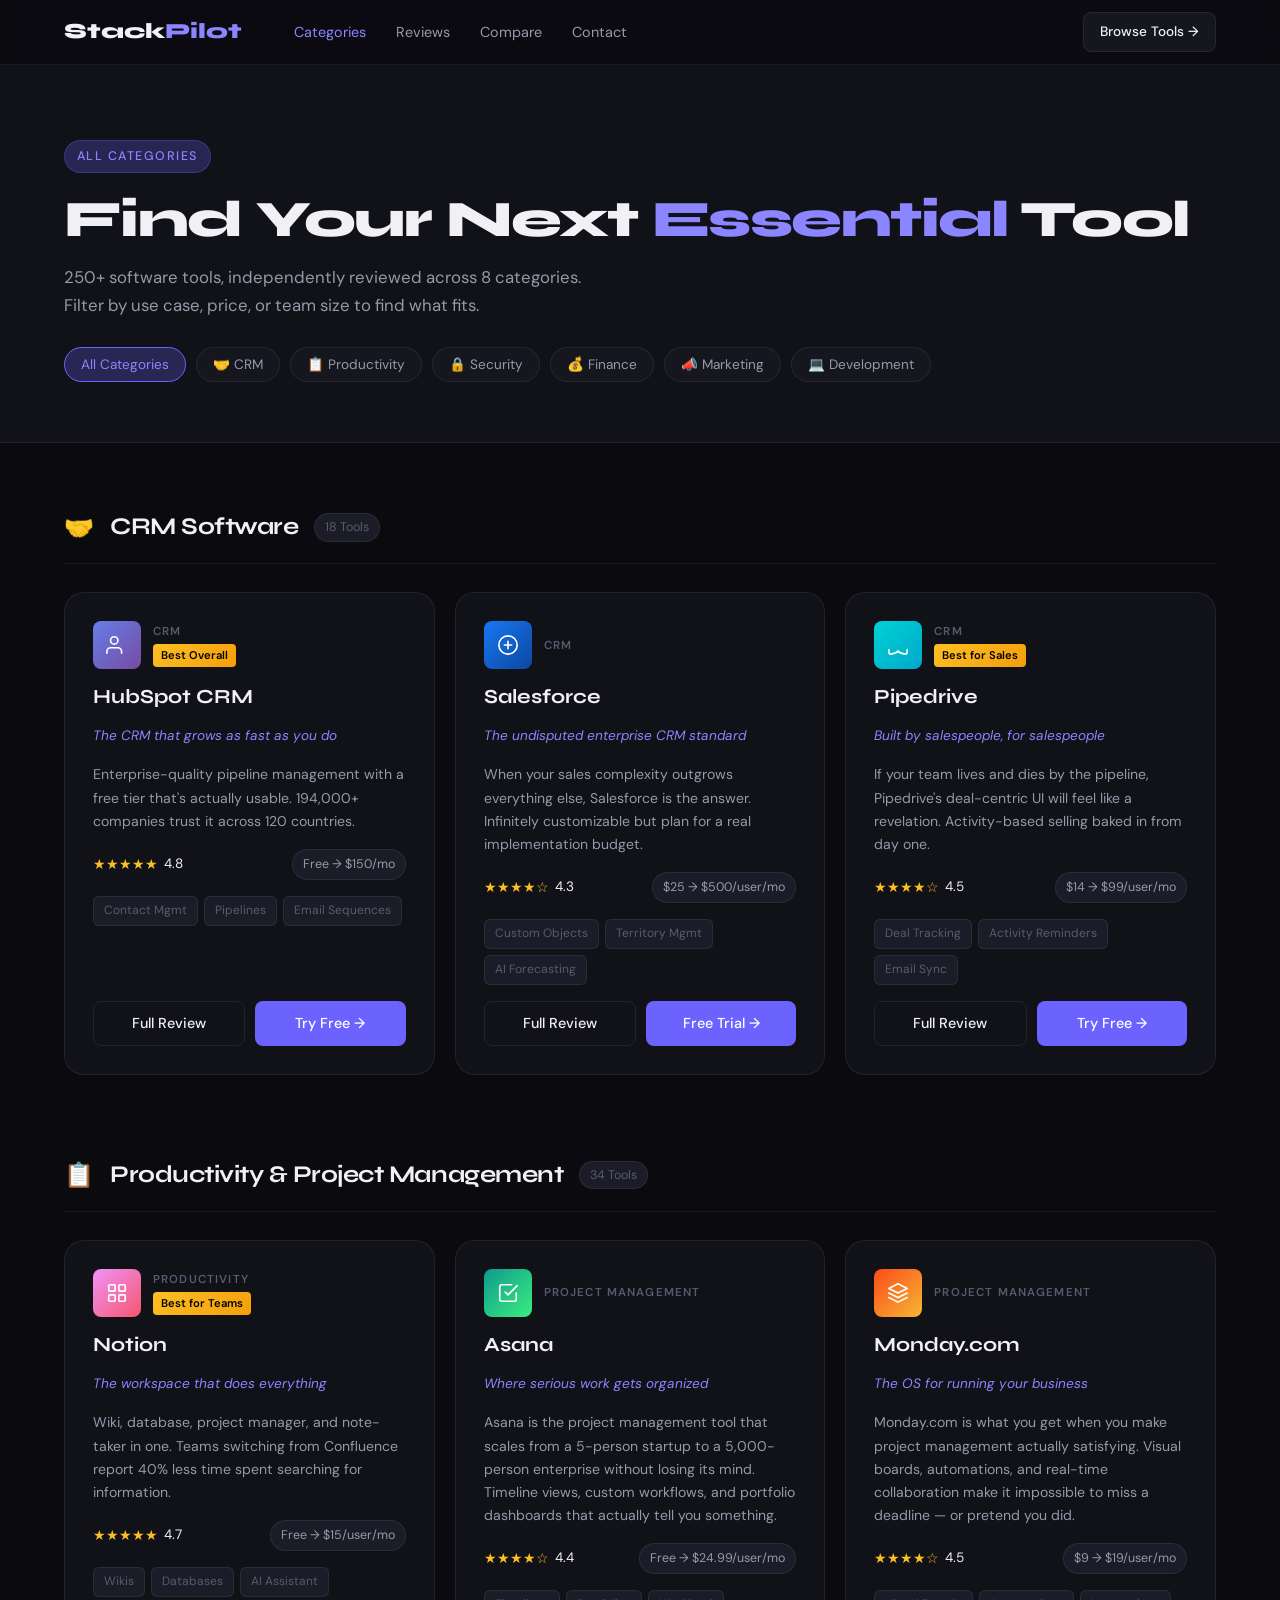
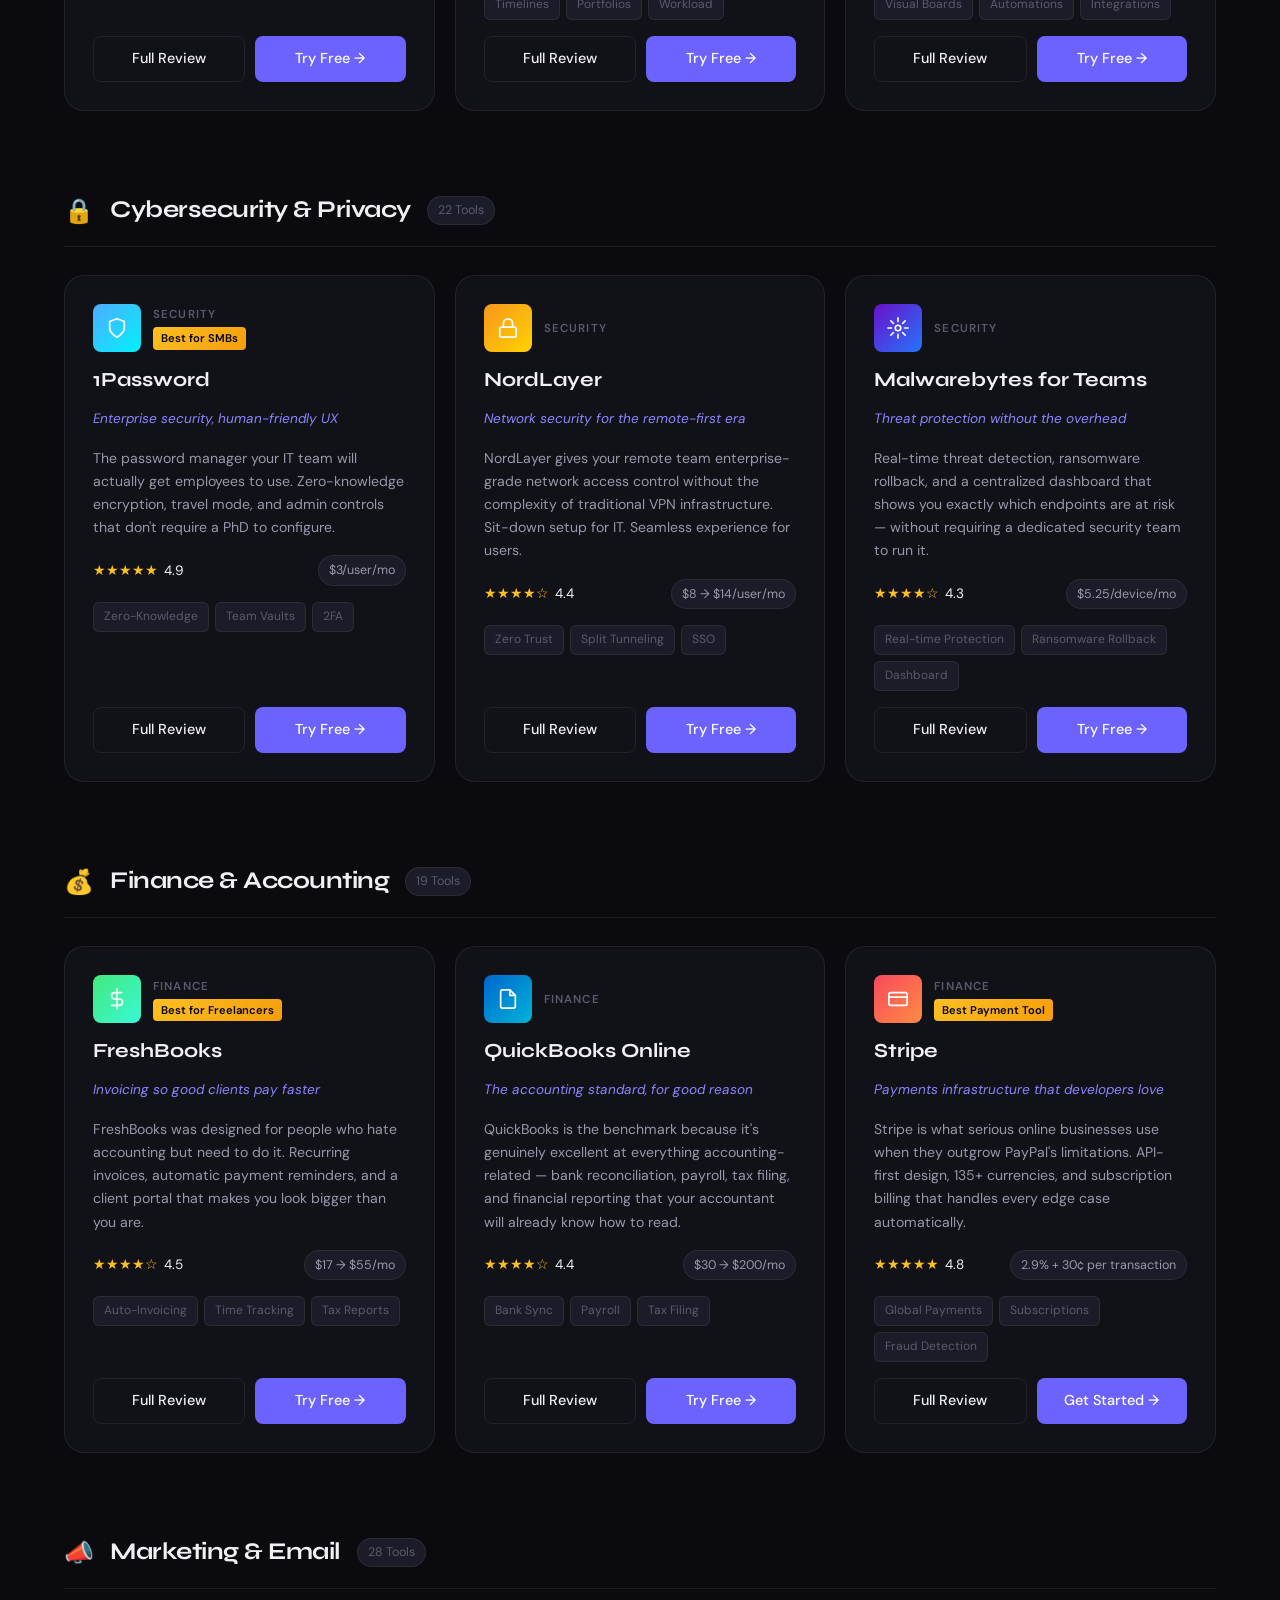
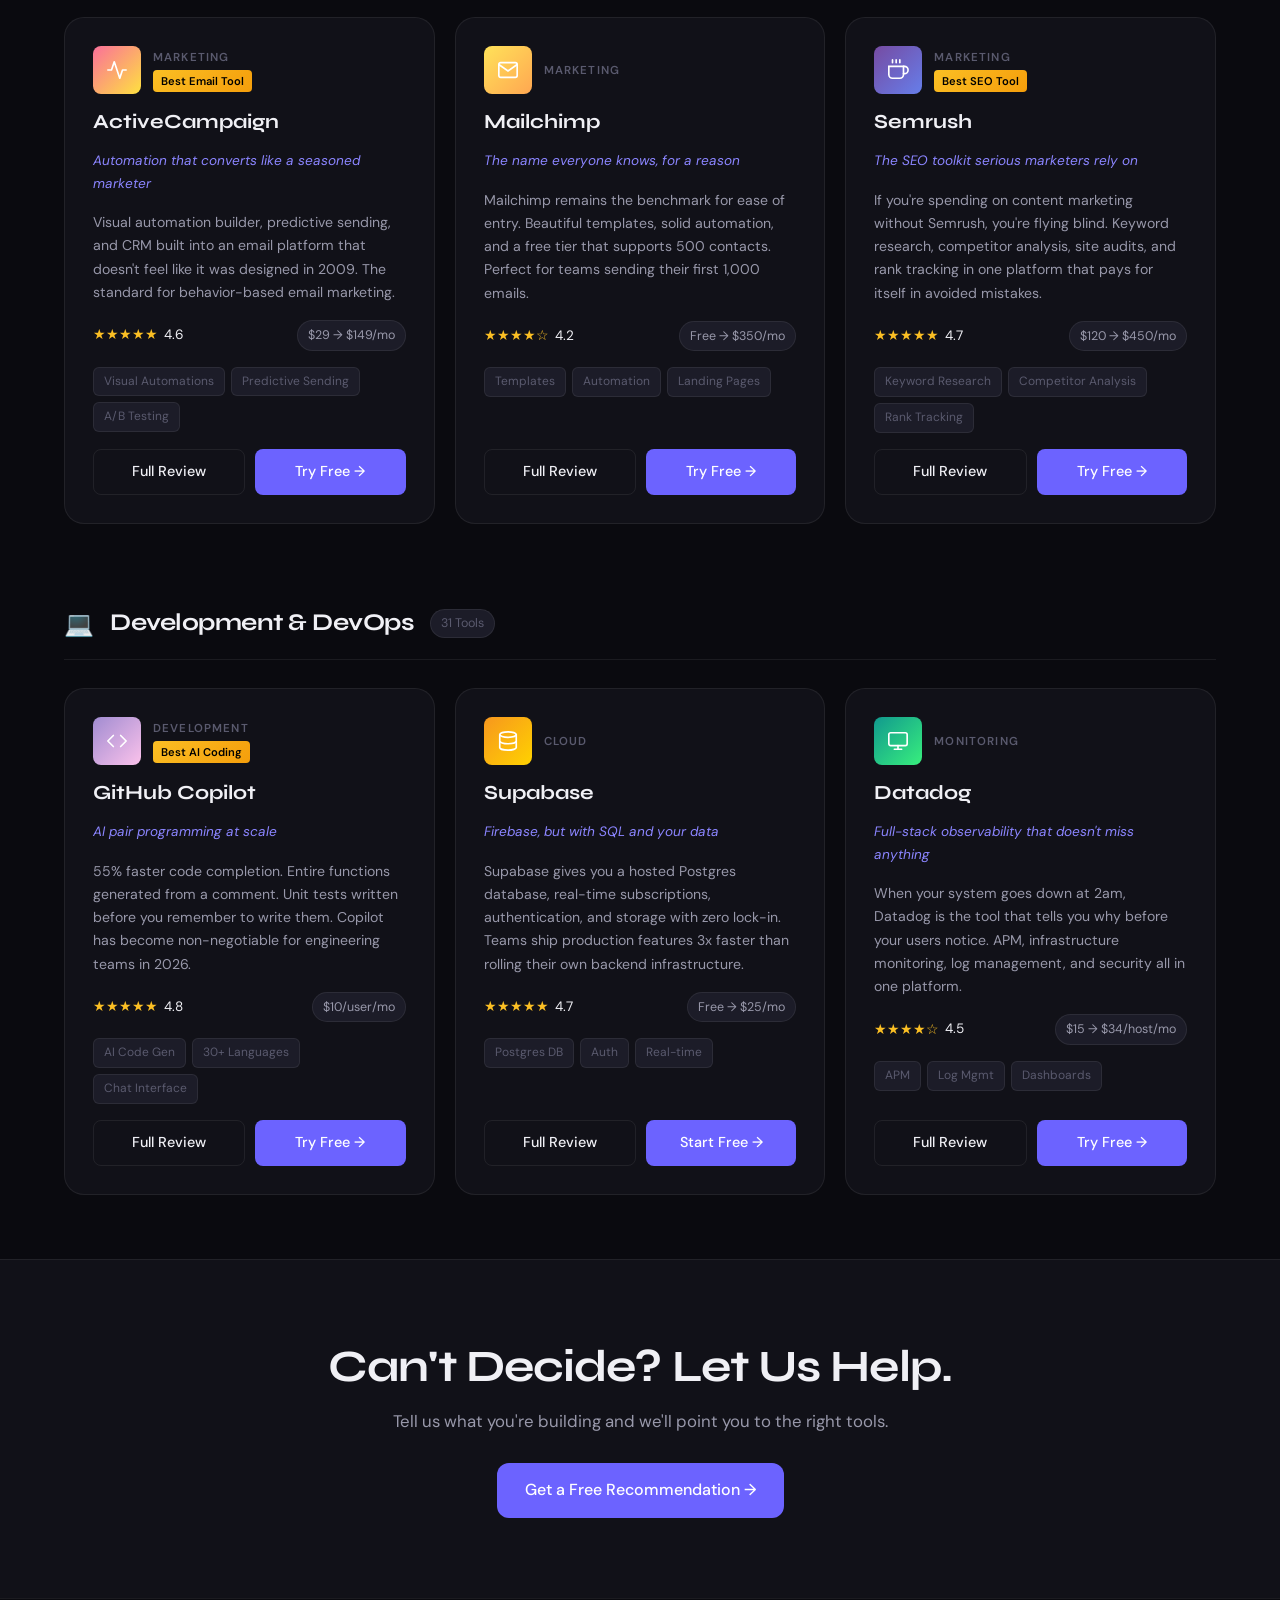
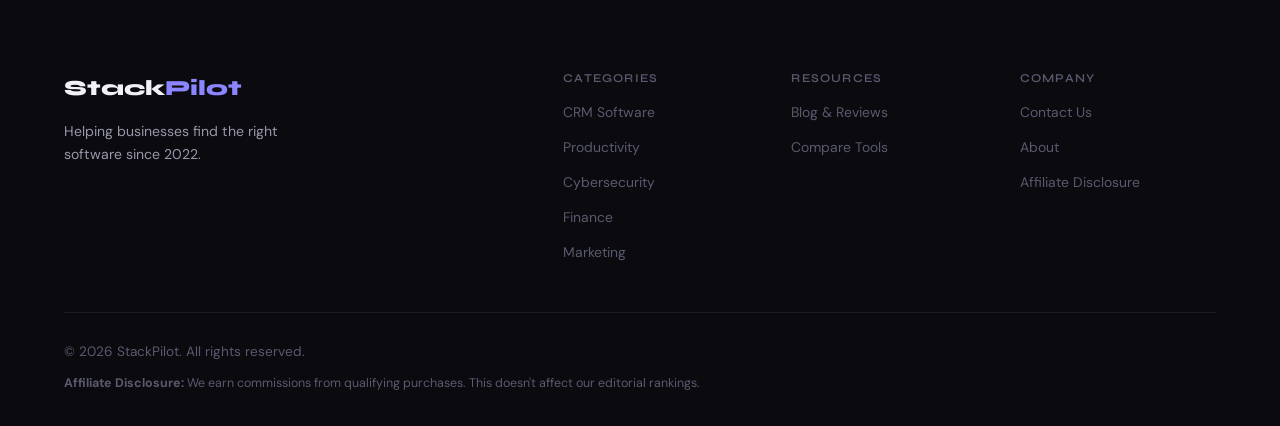
<file: categories.html>
<!DOCTYPE html>
<html lang="en">
<head>
<meta charset="UTF-8">
<meta name="viewport" content="width=device-width, initial-scale=1.0">
<meta name="description" content="Browse 250+ business software tools by category. Find the best CRM, productivity, security, finance, and marketing software for your business in 2026.">
<title>Software Categories — StackPilot | 250+ Business Tools Reviewed</title>
<link rel="preconnect" href="https://fonts.googleapis.com">
<link href="https://fonts.googleapis.com/css2?family=Syne:wght@400;500;600;700;800&family=DM+Sans:ital,opsz,wght@0,9..40,300;0,9..40,400;0,9..40,500;1,9..40,300&display=swap" rel="stylesheet">
<link rel="stylesheet" href="styles.css">
</head>
<body>

<nav class="nav" id="nav">
  <div class="container nav-inner">
    <a href="index.html" class="logo">Stack<span>Pilot</span></a>
    <ul class="nav-links">
      <li><a href="categories.html" style="color: var(--accent-light);">Categories</a></li>
      <li><a href="blog.html">Reviews</a></li>
      <li><a href="compare.html">Compare</a></li>
      <li><a href="contact.html">Contact</a></li>
    </ul>
    <a href="categories.html" class="btn btn-nav">Browse Tools →</a>
    <button class="hamburger" id="hamburger"><span></span><span></span><span></span></button>
  </div>
  <div class="mobile-menu" id="mobileMenu">
    <a href="categories.html">Categories</a>
    <a href="blog.html">Reviews</a>
    <a href="compare.html">Compare</a>
    <a href="contact.html">Contact</a>
  </div>
</nav>

<section class="page-hero">
  <div class="container">
    <div class="section-tag">All Categories</div>
    <h1>Find Your Next <em>Essential</em> Tool</h1>
    <p>250+ software tools, independently reviewed across 8 categories. Filter by use case, price, or team size to find what fits.</p>
    <!-- Filter pills -->
    <div style="display:flex; gap:10px; flex-wrap:wrap; margin-top:28px;">
      <button class="pill filter-pill active" data-filter="all" onclick="filterCategory('all')">All Categories</button>
      <button class="pill filter-pill" data-filter="crm" onclick="filterCategory('crm')">🤝 CRM</button>
      <button class="pill filter-pill" data-filter="productivity" onclick="filterCategory('productivity')">📋 Productivity</button>
      <button class="pill filter-pill" data-filter="security" onclick="filterCategory('security')">🔒 Security</button>
      <button class="pill filter-pill" data-filter="finance" onclick="filterCategory('finance')">💰 Finance</button>
      <button class="pill filter-pill" data-filter="marketing" onclick="filterCategory('marketing')">📣 Marketing</button>
      <button class="pill filter-pill" data-filter="development" onclick="filterCategory('development')">💻 Development</button>
    </div>
  </div>
</section>

<div class="categories-page">
  <div class="container">

    <!-- CRM -->
    <section class="category-section" id="crm" data-cat="crm">
      <div class="category-header">
        <span class="cat-icon">🤝</span>
        <h2>CRM Software</h2>
        <span class="cat-count">18 Tools</span>
      </div>
      <div class="tools-grid">
        <article class="tool-card">
          <div class="card-header">
            <div class="tool-icon" style="background: linear-gradient(135deg, #667eea, #764ba2);"><svg width="22" height="22" viewBox="0 0 24 24" fill="none"><path d="M17 21v-2a4 4 0 0 0-4-4H5a4 4 0 0 0-4 4v2" stroke="white" stroke-width="1.8" stroke-linecap="round"/><circle cx="9" cy="7" r="4" stroke="white" stroke-width="1.8"/></svg></div>
            <div><span class="tool-category">CRM</span><span class="badge-best">Best Overall</span></div>
          </div>
          <h3 class="tool-name">HubSpot CRM</h3>
          <p class="tool-tagline">The CRM that grows as fast as you do</p>
          <p class="tool-desc">Enterprise-quality pipeline management with a free tier that's actually usable. 194,000+ companies trust it across 120 countries.</p>
          <div class="tool-meta"><div class="rating"><span class="stars">★★★★★</span> 4.8</div><div class="pricing-pill">Free → $150/mo</div></div>
          <div class="tool-features"><span class="feature-tag">Contact Mgmt</span><span class="feature-tag">Pipelines</span><span class="feature-tag">Email Sequences</span></div>
          <div class="card-actions">
            <a href="product-hubspot.html" class="btn btn-outline">Full Review</a>
            <a href="YOUR_HUBSPOT_AFFILIATE_LINK" class="btn btn-primary" target="_blank" rel="nofollow sponsored">Try Free →</a>
          </div>
        </article>

        <article class="tool-card">
          <div class="card-header">
            <div class="tool-icon" style="background: linear-gradient(135deg, #1877f2, #0d47a1);"><svg width="22" height="22" viewBox="0 0 24 24" fill="none"><circle cx="12" cy="12" r="10" stroke="white" stroke-width="1.8"/><path d="M8 12h8M12 8v8" stroke="white" stroke-width="1.8" stroke-linecap="round"/></svg></div>
            <div><span class="tool-category">CRM</span></div>
          </div>
          <h3 class="tool-name">Salesforce</h3>
          <p class="tool-tagline">The undisputed enterprise CRM standard</p>
          <p class="tool-desc">When your sales complexity outgrows everything else, Salesforce is the answer. Infinitely customizable but plan for a real implementation budget.</p>
          <div class="tool-meta"><div class="rating"><span class="stars">★★★★☆</span> 4.3</div><div class="pricing-pill">$25 → $500/user/mo</div></div>
          <div class="tool-features"><span class="feature-tag">Custom Objects</span><span class="feature-tag">Territory Mgmt</span><span class="feature-tag">AI Forecasting</span></div>
          <div class="card-actions">
            <a href="product-salesforce.html" class="btn btn-outline">Full Review</a>
            <a href="YOUR_SALESFORCE_AFFILIATE_LINK" class="btn btn-primary" target="_blank" rel="nofollow sponsored">Free Trial →</a>
          </div>
        </article>

        <article class="tool-card">
          <div class="card-header">
            <div class="tool-icon" style="background: linear-gradient(135deg, #00d2d3, #00a8cc);"><svg width="22" height="22" viewBox="0 0 24 24" fill="none"><path d="M22 16.92v3a2 2 0 0 1-2.18 2 19.79 19.79 0 0 1-8.63-3.07" stroke="white" stroke-width="1.8" stroke-linecap="round"/><path d="M2 16.92v3a2 2 0 0 0 2.18 2 19.79 19.79 0 0 0 8.63-3.07" stroke="white" stroke-width="1.8" stroke-linecap="round"/></svg></div>
            <div><span class="tool-category">CRM</span><span class="badge-best">Best for Sales</span></div>
          </div>
          <h3 class="tool-name">Pipedrive</h3>
          <p class="tool-tagline">Built by salespeople, for salespeople</p>
          <p class="tool-desc">If your team lives and dies by the pipeline, Pipedrive's deal-centric UI will feel like a revelation. Activity-based selling baked in from day one.</p>
          <div class="tool-meta"><div class="rating"><span class="stars">★★★★☆</span> 4.5</div><div class="pricing-pill">$14 → $99/user/mo</div></div>
          <div class="tool-features"><span class="feature-tag">Deal Tracking</span><span class="feature-tag">Activity Reminders</span><span class="feature-tag">Email Sync</span></div>
          <div class="card-actions">
            <a href="product-pipedrive.html" class="btn btn-outline">Full Review</a>
            <a href="YOUR_PIPEDRIVE_AFFILIATE_LINK" class="btn btn-primary" target="_blank" rel="nofollow sponsored">Try Free →</a>
          </div>
        </article>
      </div>
    </section>

    <!-- PRODUCTIVITY -->
    <section class="category-section" id="productivity" data-cat="productivity">
      <div class="category-header">
        <span class="cat-icon">📋</span>
        <h2>Productivity & Project Management</h2>
        <span class="cat-count">34 Tools</span>
      </div>
      <div class="tools-grid">
        <article class="tool-card">
          <div class="card-header">
            <div class="tool-icon" style="background: linear-gradient(135deg, #f093fb, #f5576c);"><svg width="22" height="22" viewBox="0 0 24 24" fill="none"><rect x="3" y="3" width="7" height="7" rx="1" stroke="white" stroke-width="1.8"/><rect x="14" y="3" width="7" height="7" rx="1" stroke="white" stroke-width="1.8"/><rect x="3" y="14" width="7" height="7" rx="1" stroke="white" stroke-width="1.8"/><rect x="14" y="14" width="7" height="7" rx="1" stroke="white" stroke-width="1.8"/></svg></div>
            <div><span class="tool-category">Productivity</span><span class="badge-best">Best for Teams</span></div>
          </div>
          <h3 class="tool-name">Notion</h3>
          <p class="tool-tagline">The workspace that does everything</p>
          <p class="tool-desc">Wiki, database, project manager, and note-taker in one. Teams switching from Confluence report 40% less time spent searching for information.</p>
          <div class="tool-meta"><div class="rating"><span class="stars">★★★★★</span> 4.7</div><div class="pricing-pill">Free → $15/user/mo</div></div>
          <div class="tool-features"><span class="feature-tag">Wikis</span><span class="feature-tag">Databases</span><span class="feature-tag">AI Assistant</span></div>
          <div class="card-actions">
            <a href="product-notion.html" class="btn btn-outline">Full Review</a>
            <a href="YOUR_NOTION_AFFILIATE_LINK" class="btn btn-primary" target="_blank" rel="nofollow sponsored">Try Free →</a>
          </div>
        </article>

        <article class="tool-card">
          <div class="card-header">
            <div class="tool-icon" style="background: linear-gradient(135deg, #11998e, #38ef7d);"><svg width="22" height="22" viewBox="0 0 24 24" fill="none"><polyline points="9 11 12 14 22 4" stroke="white" stroke-width="1.8" stroke-linecap="round" stroke-linejoin="round"/><path d="M21 12v7a2 2 0 0 1-2 2H5a2 2 0 0 1-2-2V5a2 2 0 0 1 2-2h11" stroke="white" stroke-width="1.8" stroke-linecap="round"/></svg></div>
            <div><span class="tool-category">Project Management</span></div>
          </div>
          <h3 class="tool-name">Asana</h3>
          <p class="tool-tagline">Where serious work gets organized</p>
          <p class="tool-desc">Asana is the project management tool that scales from a 5-person startup to a 5,000-person enterprise without losing its mind. Timeline views, custom workflows, and portfolio dashboards that actually tell you something.</p>
          <div class="tool-meta"><div class="rating"><span class="stars">★★★★☆</span> 4.4</div><div class="pricing-pill">Free → $24.99/user/mo</div></div>
          <div class="tool-features"><span class="feature-tag">Timelines</span><span class="feature-tag">Portfolios</span><span class="feature-tag">Workload</span></div>
          <div class="card-actions">
            <a href="product-asana.html" class="btn btn-outline">Full Review</a>
            <a href="YOUR_ASANA_AFFILIATE_LINK" class="btn btn-primary" target="_blank" rel="nofollow sponsored">Try Free →</a>
          </div>
        </article>

        <article class="tool-card">
          <div class="card-header">
            <div class="tool-icon" style="background: linear-gradient(135deg, #fc4a1a, #f7b733);"><svg width="22" height="22" viewBox="0 0 24 24" fill="none"><path d="M12 2L2 7l10 5 10-5-10-5z" stroke="white" stroke-width="1.8" stroke-linecap="round" stroke-linejoin="round"/><path d="M2 17l10 5 10-5" stroke="white" stroke-width="1.8" stroke-linecap="round"/><path d="M2 12l10 5 10-5" stroke="white" stroke-width="1.8" stroke-linecap="round"/></svg></div>
            <div><span class="tool-category">Project Management</span></div>
          </div>
          <h3 class="tool-name">Monday.com</h3>
          <p class="tool-tagline">The OS for running your business</p>
          <p class="tool-desc">Monday.com is what you get when you make project management actually satisfying. Visual boards, automations, and real-time collaboration make it impossible to miss a deadline — or pretend you did.</p>
          <div class="tool-meta"><div class="rating"><span class="stars">★★★★☆</span> 4.5</div><div class="pricing-pill">$9 → $19/user/mo</div></div>
          <div class="tool-features"><span class="feature-tag">Visual Boards</span><span class="feature-tag">Automations</span><span class="feature-tag">Integrations</span></div>
          <div class="card-actions">
            <a href="product-monday.html" class="btn btn-outline">Full Review</a>
            <a href="YOUR_MONDAY_AFFILIATE_LINK" class="btn btn-primary" target="_blank" rel="nofollow sponsored">Try Free →</a>
          </div>
        </article>
      </div>
    </section>

    <!-- SECURITY -->
    <section class="category-section" id="security" data-cat="security">
      <div class="category-header">
        <span class="cat-icon">🔒</span>
        <h2>Cybersecurity & Privacy</h2>
        <span class="cat-count">22 Tools</span>
      </div>
      <div class="tools-grid">
        <article class="tool-card">
          <div class="card-header">
            <div class="tool-icon" style="background: linear-gradient(135deg, #4facfe, #00f2fe);"><svg width="22" height="22" viewBox="0 0 24 24" fill="none"><path d="M12 22s8-4 8-10V5l-8-3-8 3v7c0 6 8 10 8 10z" stroke="white" stroke-width="1.8" stroke-linecap="round" stroke-linejoin="round"/></svg></div>
            <div><span class="tool-category">Security</span><span class="badge-best">Best for SMBs</span></div>
          </div>
          <h3 class="tool-name">1Password</h3>
          <p class="tool-tagline">Enterprise security, human-friendly UX</p>
          <p class="tool-desc">The password manager your IT team will actually get employees to use. Zero-knowledge encryption, travel mode, and admin controls that don't require a PhD to configure.</p>
          <div class="tool-meta"><div class="rating"><span class="stars">★★★★★</span> 4.9</div><div class="pricing-pill">$3/user/mo</div></div>
          <div class="tool-features"><span class="feature-tag">Zero-Knowledge</span><span class="feature-tag">Team Vaults</span><span class="feature-tag">2FA</span></div>
          <div class="card-actions">
            <a href="product-1password.html" class="btn btn-outline">Full Review</a>
            <a href="YOUR_1PASSWORD_AFFILIATE_LINK" class="btn btn-primary" target="_blank" rel="nofollow sponsored">Try Free →</a>
          </div>
        </article>

        <article class="tool-card">
          <div class="card-header">
            <div class="tool-icon" style="background: linear-gradient(135deg, #f7971e, #ffd200);"><svg width="22" height="22" viewBox="0 0 24 24" fill="none"><rect x="3" y="11" width="18" height="11" rx="2" stroke="white" stroke-width="1.8"/><path d="M7 11V7a5 5 0 0 1 10 0v4" stroke="white" stroke-width="1.8" stroke-linecap="round"/></svg></div>
            <div><span class="tool-category">Security</span></div>
          </div>
          <h3 class="tool-name">NordLayer</h3>
          <p class="tool-tagline">Network security for the remote-first era</p>
          <p class="tool-desc">NordLayer gives your remote team enterprise-grade network access control without the complexity of traditional VPN infrastructure. Sit-down setup for IT. Seamless experience for users.</p>
          <div class="tool-meta"><div class="rating"><span class="stars">★★★★☆</span> 4.4</div><div class="pricing-pill">$8 → $14/user/mo</div></div>
          <div class="tool-features"><span class="feature-tag">Zero Trust</span><span class="feature-tag">Split Tunneling</span><span class="feature-tag">SSO</span></div>
          <div class="card-actions">
            <a href="product-nordlayer.html" class="btn btn-outline">Full Review</a>
            <a href="YOUR_NORDLAYER_AFFILIATE_LINK" class="btn btn-primary" target="_blank" rel="nofollow sponsored">Try Free →</a>
          </div>
        </article>

        <article class="tool-card">
          <div class="card-header">
            <div class="tool-icon" style="background: linear-gradient(135deg, #6a11cb, #2575fc);"><svg width="22" height="22" viewBox="0 0 24 24" fill="none"><circle cx="12" cy="12" r="3" stroke="white" stroke-width="1.8"/><path d="M12 1v4M12 19v4M4.22 4.22l2.83 2.83M16.95 16.95l2.83 2.83M1 12h4M19 12h4M4.22 19.78l2.83-2.83M16.95 7.05l2.83-2.83" stroke="white" stroke-width="1.8" stroke-linecap="round"/></svg></div>
            <div><span class="tool-category">Security</span></div>
          </div>
          <h3 class="tool-name">Malwarebytes for Teams</h3>
          <p class="tool-tagline">Threat protection without the overhead</p>
          <p class="tool-desc">Real-time threat detection, ransomware rollback, and a centralized dashboard that shows you exactly which endpoints are at risk — without requiring a dedicated security team to run it.</p>
          <div class="tool-meta"><div class="rating"><span class="stars">★★★★☆</span> 4.3</div><div class="pricing-pill">$5.25/device/mo</div></div>
          <div class="tool-features"><span class="feature-tag">Real-time Protection</span><span class="feature-tag">Ransomware Rollback</span><span class="feature-tag">Dashboard</span></div>
          <div class="card-actions">
            <a href="product-malwarebytes.html" class="btn btn-outline">Full Review</a>
            <a href="YOUR_MALWAREBYTES_AFFILIATE_LINK" class="btn btn-primary" target="_blank" rel="nofollow sponsored">Try Free →</a>
          </div>
        </article>
      </div>
    </section>

    <!-- FINANCE -->
    <section class="category-section" id="finance" data-cat="finance">
      <div class="category-header">
        <span class="cat-icon">💰</span>
        <h2>Finance & Accounting</h2>
        <span class="cat-count">19 Tools</span>
      </div>
      <div class="tools-grid">
        <article class="tool-card">
          <div class="card-header">
            <div class="tool-icon" style="background: linear-gradient(135deg, #43e97b, #38f9d7);"><svg width="22" height="22" viewBox="0 0 24 24" fill="none"><line x1="12" y1="1" x2="12" y2="23" stroke="white" stroke-width="1.8" stroke-linecap="round"/><path d="M17 5H9.5a3.5 3.5 0 0 0 0 7h5a3.5 3.5 0 0 1 0 7H6" stroke="white" stroke-width="1.8" stroke-linecap="round"/></svg></div>
            <div><span class="tool-category">Finance</span><span class="badge-best">Best for Freelancers</span></div>
          </div>
          <h3 class="tool-name">FreshBooks</h3>
          <p class="tool-tagline">Invoicing so good clients pay faster</p>
          <p class="tool-desc">FreshBooks was designed for people who hate accounting but need to do it. Recurring invoices, automatic payment reminders, and a client portal that makes you look bigger than you are.</p>
          <div class="tool-meta"><div class="rating"><span class="stars">★★★★☆</span> 4.5</div><div class="pricing-pill">$17 → $55/mo</div></div>
          <div class="tool-features"><span class="feature-tag">Auto-Invoicing</span><span class="feature-tag">Time Tracking</span><span class="feature-tag">Tax Reports</span></div>
          <div class="card-actions">
            <a href="product-freshbooks.html" class="btn btn-outline">Full Review</a>
            <a href="YOUR_FRESHBOOKS_AFFILIATE_LINK" class="btn btn-primary" target="_blank" rel="nofollow sponsored">Try Free →</a>
          </div>
        </article>

        <article class="tool-card">
          <div class="card-header">
            <div class="tool-icon" style="background: linear-gradient(135deg, #0066cc, #00b4d8);"><svg width="22" height="22" viewBox="0 0 24 24" fill="none"><path d="M14 2H6a2 2 0 0 0-2 2v16a2 2 0 0 0 2 2h12a2 2 0 0 0 2-2V8z" stroke="white" stroke-width="1.8" stroke-linecap="round"/><polyline points="14 2 14 8 20 8" stroke="white" stroke-width="1.8" stroke-linecap="round"/></svg></div>
            <div><span class="tool-category">Finance</span></div>
          </div>
          <h3 class="tool-name">QuickBooks Online</h3>
          <p class="tool-tagline">The accounting standard, for good reason</p>
          <p class="tool-desc">QuickBooks is the benchmark because it's genuinely excellent at everything accounting-related — bank reconciliation, payroll, tax filing, and financial reporting that your accountant will already know how to read.</p>
          <div class="tool-meta"><div class="rating"><span class="stars">★★★★☆</span> 4.4</div><div class="pricing-pill">$30 → $200/mo</div></div>
          <div class="tool-features"><span class="feature-tag">Bank Sync</span><span class="feature-tag">Payroll</span><span class="feature-tag">Tax Filing</span></div>
          <div class="card-actions">
            <a href="product-quickbooks.html" class="btn btn-outline">Full Review</a>
            <a href="YOUR_QUICKBOOKS_AFFILIATE_LINK" class="btn btn-primary" target="_blank" rel="nofollow sponsored">Try Free →</a>
          </div>
        </article>

        <article class="tool-card">
          <div class="card-header">
            <div class="tool-icon" style="background: linear-gradient(135deg, #f8485e, #ff8c42);"><svg width="22" height="22" viewBox="0 0 24 24" fill="none"><rect x="2" y="5" width="20" height="14" rx="2" stroke="white" stroke-width="1.8"/><line x1="2" y1="10" x2="22" y2="10" stroke="white" stroke-width="1.8"/></svg></div>
            <div><span class="tool-category">Finance</span><span class="badge-best">Best Payment Tool</span></div>
          </div>
          <h3 class="tool-name">Stripe</h3>
          <p class="tool-tagline">Payments infrastructure that developers love</p>
          <p class="tool-desc">Stripe is what serious online businesses use when they outgrow PayPal's limitations. API-first design, 135+ currencies, and subscription billing that handles every edge case automatically.</p>
          <div class="tool-meta"><div class="rating"><span class="stars">★★★★★</span> 4.8</div><div class="pricing-pill">2.9% + 30¢ per transaction</div></div>
          <div class="tool-features"><span class="feature-tag">Global Payments</span><span class="feature-tag">Subscriptions</span><span class="feature-tag">Fraud Detection</span></div>
          <div class="card-actions">
            <a href="product-stripe.html" class="btn btn-outline">Full Review</a>
            <a href="YOUR_STRIPE_AFFILIATE_LINK" class="btn btn-primary" target="_blank" rel="nofollow sponsored">Get Started →</a>
          </div>
        </article>
      </div>
    </section>

    <!-- MARKETING -->
    <section class="category-section" id="marketing" data-cat="marketing">
      <div class="category-header">
        <span class="cat-icon">📣</span>
        <h2>Marketing & Email</h2>
        <span class="cat-count">28 Tools</span>
      </div>
      <div class="tools-grid">
        <article class="tool-card">
          <div class="card-header">
            <div class="tool-icon" style="background: linear-gradient(135deg, #fa709a, #fee140);"><svg width="22" height="22" viewBox="0 0 24 24" fill="none"><path d="M22 12h-4l-3 9L9 3l-3 9H2" stroke="white" stroke-width="1.8" stroke-linecap="round" stroke-linejoin="round"/></svg></div>
            <div><span class="tool-category">Marketing</span><span class="badge-best">Best Email Tool</span></div>
          </div>
          <h3 class="tool-name">ActiveCampaign</h3>
          <p class="tool-tagline">Automation that converts like a seasoned marketer</p>
          <p class="tool-desc">Visual automation builder, predictive sending, and CRM built into an email platform that doesn't feel like it was designed in 2009. The standard for behavior-based email marketing.</p>
          <div class="tool-meta"><div class="rating"><span class="stars">★★★★★</span> 4.6</div><div class="pricing-pill">$29 → $149/mo</div></div>
          <div class="tool-features"><span class="feature-tag">Visual Automations</span><span class="feature-tag">Predictive Sending</span><span class="feature-tag">A/B Testing</span></div>
          <div class="card-actions">
            <a href="product-activecampaign.html" class="btn btn-outline">Full Review</a>
            <a href="YOUR_ACTIVECAMPAIGN_AFFILIATE_LINK" class="btn btn-primary" target="_blank" rel="nofollow sponsored">Try Free →</a>
          </div>
        </article>

        <article class="tool-card">
          <div class="card-header">
            <div class="tool-icon" style="background: linear-gradient(135deg, #ffe259, #ffa751);"><svg width="22" height="22" viewBox="0 0 24 24" fill="none"><path d="M4 4h16c1.1 0 2 .9 2 2v12c0 1.1-.9 2-2 2H4c-1.1 0-2-.9-2-2V6c0-1.1.9-2 2-2z" stroke="white" stroke-width="1.8"/><polyline points="22,6 12,13 2,6" stroke="white" stroke-width="1.8" stroke-linecap="round"/></svg></div>
            <div><span class="tool-category">Marketing</span></div>
          </div>
          <h3 class="tool-name">Mailchimp</h3>
          <p class="tool-tagline">The name everyone knows, for a reason</p>
          <p class="tool-desc">Mailchimp remains the benchmark for ease of entry. Beautiful templates, solid automation, and a free tier that supports 500 contacts. Perfect for teams sending their first 1,000 emails.</p>
          <div class="tool-meta"><div class="rating"><span class="stars">★★★★☆</span> 4.2</div><div class="pricing-pill">Free → $350/mo</div></div>
          <div class="tool-features"><span class="feature-tag">Templates</span><span class="feature-tag">Automation</span><span class="feature-tag">Landing Pages</span></div>
          <div class="card-actions">
            <a href="product-mailchimp.html" class="btn btn-outline">Full Review</a>
            <a href="YOUR_MAILCHIMP_AFFILIATE_LINK" class="btn btn-primary" target="_blank" rel="nofollow sponsored">Try Free →</a>
          </div>
        </article>

        <article class="tool-card">
          <div class="card-header">
            <div class="tool-icon" style="background: linear-gradient(135deg, #764ba2, #667eea);"><svg width="22" height="22" viewBox="0 0 24 24" fill="none"><path d="M18 8h1a4 4 0 0 1 0 8h-1" stroke="white" stroke-width="1.8" stroke-linecap="round"/><path d="M2 8h16v9a4 4 0 0 1-4 4H6a4 4 0 0 1-4-4V8z" stroke="white" stroke-width="1.8" stroke-linecap="round"/><line x1="6" y1="1" x2="6" y2="4" stroke="white" stroke-width="1.8" stroke-linecap="round"/><line x1="10" y1="1" x2="10" y2="4" stroke="white" stroke-width="1.8" stroke-linecap="round"/><line x1="14" y1="1" x2="14" y2="4" stroke="white" stroke-width="1.8" stroke-linecap="round"/></svg></div>
            <div><span class="tool-category">Marketing</span><span class="badge-best">Best SEO Tool</span></div>
          </div>
          <h3 class="tool-name">Semrush</h3>
          <p class="tool-tagline">The SEO toolkit serious marketers rely on</p>
          <p class="tool-desc">If you're spending on content marketing without Semrush, you're flying blind. Keyword research, competitor analysis, site audits, and rank tracking in one platform that pays for itself in avoided mistakes.</p>
          <div class="tool-meta"><div class="rating"><span class="stars">★★★★★</span> 4.7</div><div class="pricing-pill">$120 → $450/mo</div></div>
          <div class="tool-features"><span class="feature-tag">Keyword Research</span><span class="feature-tag">Competitor Analysis</span><span class="feature-tag">Rank Tracking</span></div>
          <div class="card-actions">
            <a href="product-semrush.html" class="btn btn-outline">Full Review</a>
            <a href="YOUR_SEMRUSH_AFFILIATE_LINK" class="btn btn-primary" target="_blank" rel="nofollow sponsored">Try Free →</a>
          </div>
        </article>
      </div>
    </section>

    <!-- DEVELOPMENT -->
    <section class="category-section" id="development" data-cat="development">
      <div class="category-header">
        <span class="cat-icon">💻</span>
        <h2>Development & DevOps</h2>
        <span class="cat-count">31 Tools</span>
      </div>
      <div class="tools-grid">
        <article class="tool-card">
          <div class="card-header">
            <div class="tool-icon" style="background: linear-gradient(135deg, #a18cd1, #fbc2eb);"><svg width="22" height="22" viewBox="0 0 24 24" fill="none"><polyline points="16 18 22 12 16 6" stroke="white" stroke-width="1.8" stroke-linecap="round" stroke-linejoin="round"/><polyline points="8 6 2 12 8 18" stroke="white" stroke-width="1.8" stroke-linecap="round" stroke-linejoin="round"/></svg></div>
            <div><span class="tool-category">Development</span><span class="badge-best">Best AI Coding</span></div>
          </div>
          <h3 class="tool-name">GitHub Copilot</h3>
          <p class="tool-tagline">AI pair programming at scale</p>
          <p class="tool-desc">55% faster code completion. Entire functions generated from a comment. Unit tests written before you remember to write them. Copilot has become non-negotiable for engineering teams in 2026.</p>
          <div class="tool-meta"><div class="rating"><span class="stars">★★★★★</span> 4.8</div><div class="pricing-pill">$10/user/mo</div></div>
          <div class="tool-features"><span class="feature-tag">AI Code Gen</span><span class="feature-tag">30+ Languages</span><span class="feature-tag">Chat Interface</span></div>
          <div class="card-actions">
            <a href="product-copilot.html" class="btn btn-outline">Full Review</a>
            <a href="YOUR_GITHUB_AFFILIATE_LINK" class="btn btn-primary" target="_blank" rel="nofollow sponsored">Try Free →</a>
          </div>
        </article>

        <article class="tool-card">
          <div class="card-header">
            <div class="tool-icon" style="background: linear-gradient(135deg, #f7971e, #ffd200);"><svg width="22" height="22" viewBox="0 0 24 24" fill="none"><ellipse cx="12" cy="5" rx="9" ry="3" stroke="white" stroke-width="1.8"/><path d="M21 12c0 1.66-4.03 3-9 3S3 13.66 3 12" stroke="white" stroke-width="1.8"/><path d="M3 5v14c0 1.66 4.03 3 9 3s9-1.34 9-3V5" stroke="white" stroke-width="1.8"/></svg></div>
            <div><span class="tool-category">Cloud</span></div>
          </div>
          <h3 class="tool-name">Supabase</h3>
          <p class="tool-tagline">Firebase, but with SQL and your data</p>
          <p class="tool-desc">Supabase gives you a hosted Postgres database, real-time subscriptions, authentication, and storage with zero lock-in. Teams ship production features 3x faster than rolling their own backend infrastructure.</p>
          <div class="tool-meta"><div class="rating"><span class="stars">★★★★★</span> 4.7</div><div class="pricing-pill">Free → $25/mo</div></div>
          <div class="tool-features"><span class="feature-tag">Postgres DB</span><span class="feature-tag">Auth</span><span class="feature-tag">Real-time</span></div>
          <div class="card-actions">
            <a href="product-supabase.html" class="btn btn-outline">Full Review</a>
            <a href="YOUR_SUPABASE_AFFILIATE_LINK" class="btn btn-primary" target="_blank" rel="nofollow sponsored">Start Free →</a>
          </div>
        </article>

        <article class="tool-card">
          <div class="card-header">
            <div class="tool-icon" style="background: linear-gradient(135deg, #11998e, #38ef7d);"><svg width="22" height="22" viewBox="0 0 24 24" fill="none"><rect x="2" y="3" width="20" height="14" rx="2" stroke="white" stroke-width="1.8"/><line x1="8" y1="21" x2="16" y2="21" stroke="white" stroke-width="1.8" stroke-linecap="round"/><line x1="12" y1="17" x2="12" y2="21" stroke="white" stroke-width="1.8" stroke-linecap="round"/></svg></div>
            <div><span class="tool-category">Monitoring</span></div>
          </div>
          <h3 class="tool-name">Datadog</h3>
          <p class="tool-tagline">Full-stack observability that doesn't miss anything</p>
          <p class="tool-desc">When your system goes down at 2am, Datadog is the tool that tells you why before your users notice. APM, infrastructure monitoring, log management, and security all in one platform.</p>
          <div class="tool-meta"><div class="rating"><span class="stars">★★★★☆</span> 4.5</div><div class="pricing-pill">$15 → $34/host/mo</div></div>
          <div class="tool-features"><span class="feature-tag">APM</span><span class="feature-tag">Log Mgmt</span><span class="feature-tag">Dashboards</span></div>
          <div class="card-actions">
            <a href="product-datadog.html" class="btn btn-outline">Full Review</a>
            <a href="YOUR_DATADOG_AFFILIATE_LINK" class="btn btn-primary" target="_blank" rel="nofollow sponsored">Try Free →</a>
          </div>
        </article>
      </div>
    </section>

  </div>
</div>

<!-- CTA BANNER -->
<section style="padding: 80px 0; background: var(--bg-1); border-top: 1px solid var(--border);">
  <div class="container text-center">
    <h2 style="color: var(--text-primary); margin-bottom: 14px;">Can't Decide? Let Us Help.</h2>
    <p style="margin-bottom: 28px; font-size: 1.05rem;">Tell us what you're building and we'll point you to the right tools.</p>
    <a href="contact.html" class="btn btn-primary btn-lg">Get a Free Recommendation →</a>
  </div>
</section>

<footer class="footer">
  <div class="container">
    <div class="footer-top">
      <div class="footer-brand">
        <a href="index.html" class="logo">Stack<span>Pilot</span></a>
        <p>Helping businesses find the right software since 2022.</p>
      </div>
      <div class="footer-cols">
        <div class="footer-col">
          <h4>Categories</h4>
          <a href="#crm">CRM Software</a>
          <a href="#productivity">Productivity</a>
          <a href="#security">Cybersecurity</a>
          <a href="#finance">Finance</a>
          <a href="#marketing">Marketing</a>
        </div>
        <div class="footer-col">
          <h4>Resources</h4>
          <a href="blog.html">Blog & Reviews</a>
          <a href="compare.html">Compare Tools</a>
        </div>
        <div class="footer-col">
          <h4>Company</h4>
          <a href="contact.html">Contact Us</a>
          <a href="#">About</a>
          <a href="#">Affiliate Disclosure</a>
        </div>
      </div>
    </div>
    <div class="footer-bottom">
      <p>© 2026 StackPilot. All rights reserved.</p>
      <p class="disclaimer"><strong>Affiliate Disclosure:</strong> We earn commissions from qualifying purchases. This doesn't affect our editorial rankings.</p>
    </div>
  </div>
</footer>

<script src="main.js"></script>
<style>
.filter-pill { cursor: pointer; font-family: 'DM Sans', sans-serif; }
.filter-pill.active { background: var(--accent-glow); border-color: var(--accent); color: var(--accent-light); }
</style>
</body>
</html>
</file>
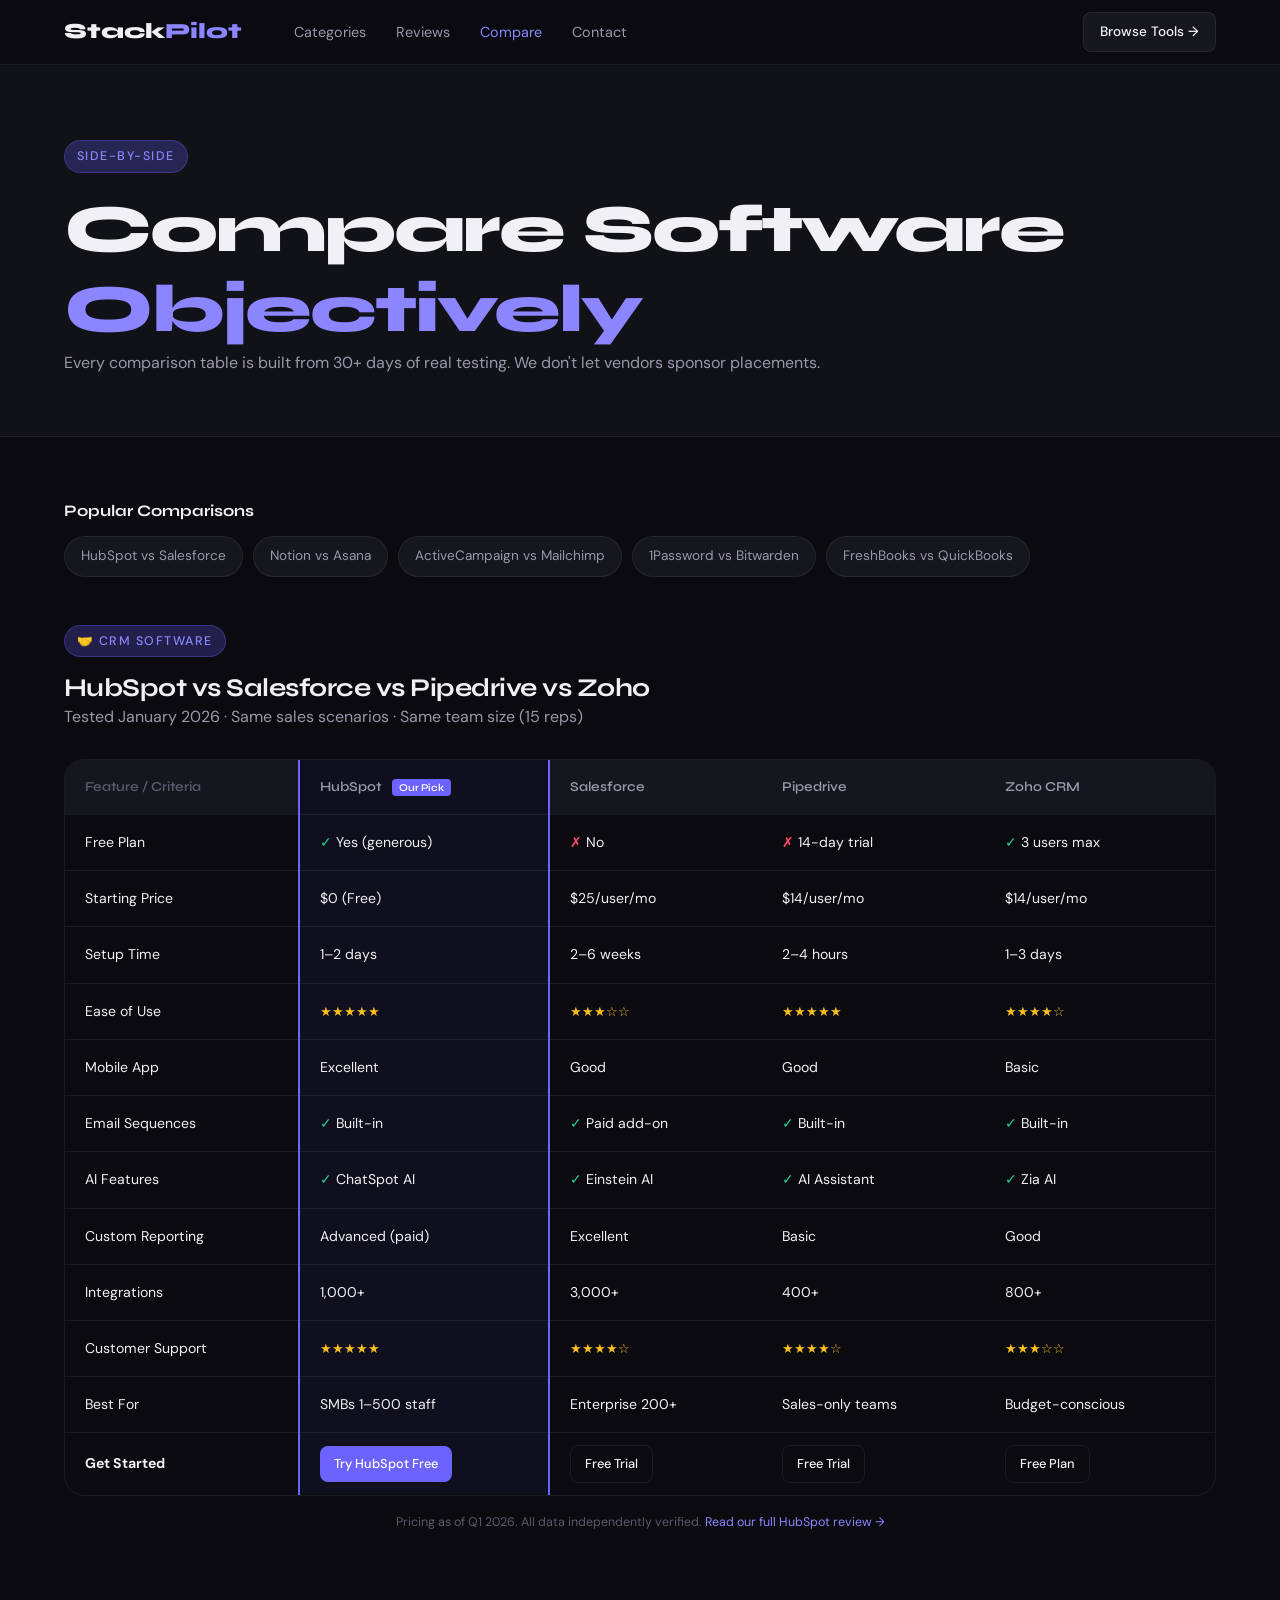
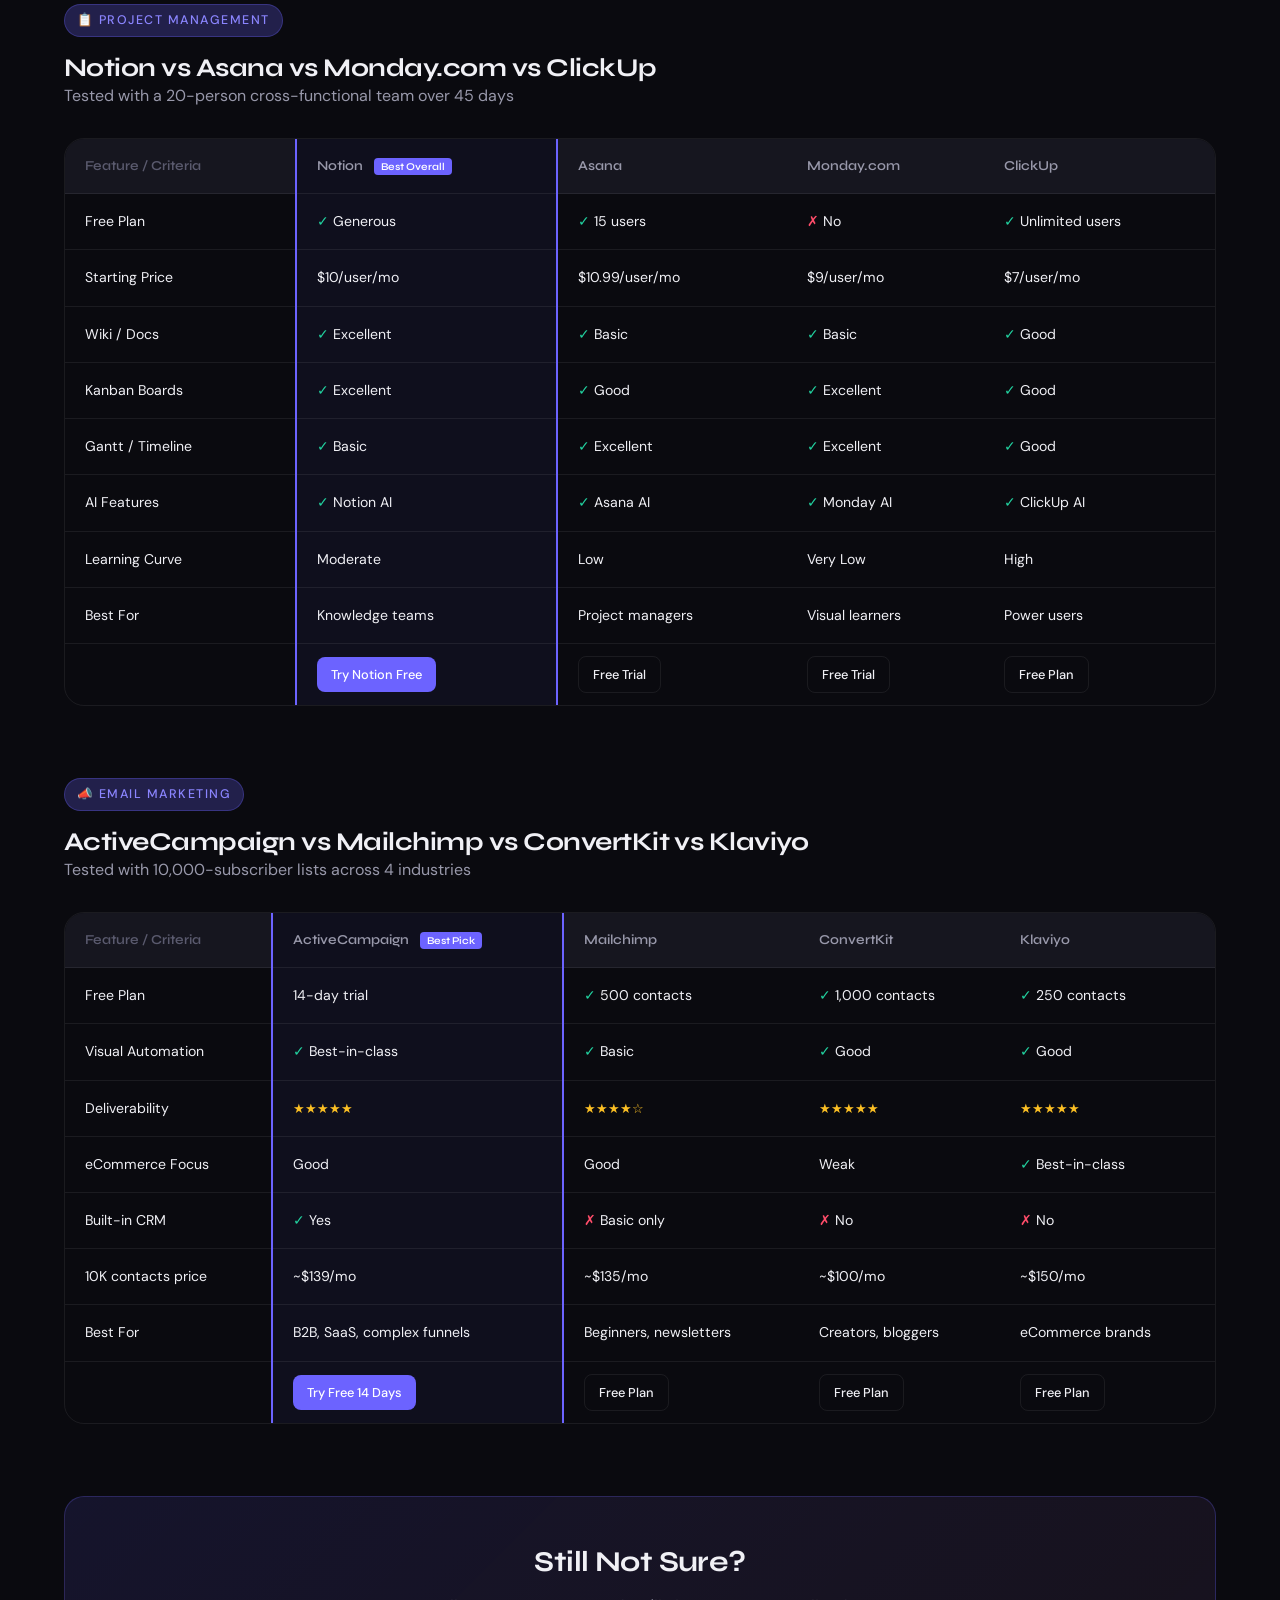
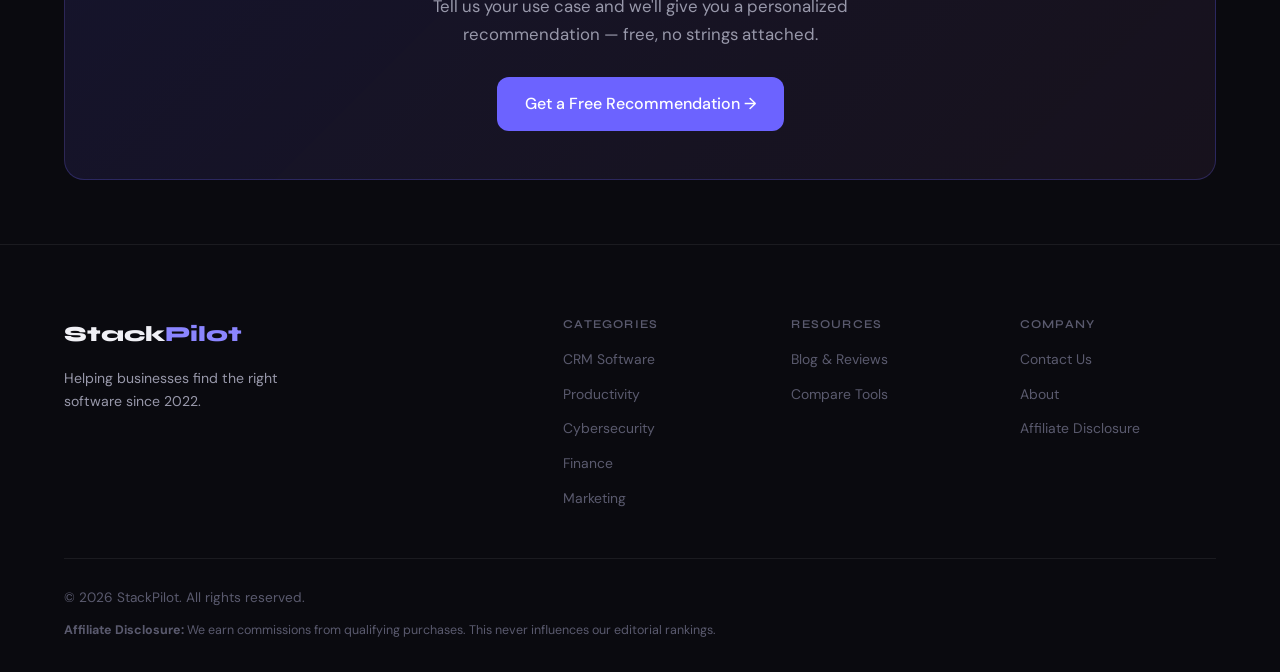
<file: compare.html>
<!DOCTYPE html>
<html lang="en">
<head>
<meta charset="UTF-8">
<meta name="viewport" content="width=device-width, initial-scale=1.0">
<meta name="description" content="Compare business software side-by-side. CRM, productivity, security, and marketing tools compared on features, price, and real-world performance.">
<title>Compare Business Software 2026 | StackPilot</title>
<link rel="preconnect" href="https://fonts.googleapis.com">
<link href="https://fonts.googleapis.com/css2?family=Syne:wght@400;500;600;700;800&family=DM+Sans:ital,opsz,wght@0,9..40,300;0,9..40,400;0,9..40,500;1,9..40,300&display=swap" rel="stylesheet">
<link rel="stylesheet" href="styles.css">
</head>
<body>

<nav class="nav" id="nav">
  <div class="container nav-inner">
    <a href="index.html" class="logo">Stack<span>Pilot</span></a>
    <ul class="nav-links">
      <li><a href="categories.html">Categories</a></li>
      <li><a href="blog.html">Reviews</a></li>
      <li><a href="compare.html" style="color:var(--accent-light);">Compare</a></li>
      <li><a href="contact.html">Contact</a></li>
    </ul>
    <a href="categories.html" class="btn btn-nav">Browse Tools →</a>
    <button class="hamburger" id="hamburger"><span></span><span></span><span></span></button>
  </div>
  <div class="mobile-menu" id="mobileMenu">
    <a href="categories.html">Categories</a>
    <a href="blog.html">Reviews</a>
    <a href="compare.html">Compare</a>
    <a href="contact.html">Contact</a>
  </div>
</nav>

<section class="compare-hero">
  <div class="container">
    <div class="section-tag">Side-by-Side</div>
    <h1>Compare Software<br><em>Objectively</em></h1>
    <p>Every comparison table is built from 30+ days of real testing. We don't let vendors sponsor placements.</p>
  </div>
</section>

<div class="compare-page">
  <div class="container">

    <!-- Popular Comparisons Links -->
    <div style="margin-bottom:48px;">
      <h3 style="font-size:1rem; color:var(--text-primary); margin-bottom:16px; font-family:'Syne',sans-serif;">Popular Comparisons</h3>
      <div style="display:flex; gap:10px; flex-wrap:wrap;">
        <a href="#crm-compare" class="pill">HubSpot vs Salesforce</a>
        <a href="#productivity-compare" class="pill">Notion vs Asana</a>
        <a href="#email-compare" class="pill">ActiveCampaign vs Mailchimp</a>
        <a href="#security-compare" class="pill">1Password vs Bitwarden</a>
        <a href="#accounting-compare" class="pill">FreshBooks vs QuickBooks</a>
      </div>
    </div>

    <!-- CRM COMPARISON -->
    <section style="margin-bottom:72px;" id="crm-compare">
      <div class="section-header" style="text-align:left; max-width:100%; margin-bottom:28px;">
        <div class="section-tag" style="display:inline-block;">🤝 CRM Software</div>
        <h2 style="font-size:1.6rem;">HubSpot vs Salesforce vs Pipedrive vs Zoho</h2>
        <p>Tested January 2026 · Same sales scenarios · Same team size (15 reps)</p>
      </div>
      <div class="table-wrap">
        <table class="compare-table">
          <thead>
            <tr>
              <th style="min-width:160px;">Feature / Criteria</th>
              <th class="highlight-col">HubSpot <span class="winner-badge">Our Pick</span></th>
              <th>Salesforce</th>
              <th>Pipedrive</th>
              <th>Zoho CRM</th>
            </tr>
          </thead>
          <tbody>
            <tr><td>Free Plan</td><td class="highlight-col"><span class="check">✓</span> Yes (generous)</td><td><span class="cross">✗</span> No</td><td><span class="cross">✗</span> 14-day trial</td><td><span class="check">✓</span> 3 users max</td></tr>
            <tr><td>Starting Price</td><td class="highlight-col">$0 (Free)</td><td>$25/user/mo</td><td>$14/user/mo</td><td>$14/user/mo</td></tr>
            <tr><td>Setup Time</td><td class="highlight-col">1–2 days</td><td>2–6 weeks</td><td>2–4 hours</td><td>1–3 days</td></tr>
            <tr><td>Ease of Use</td><td class="highlight-col"><span class="stars-sm">★★★★★</span></td><td><span class="stars-sm">★★★☆☆</span></td><td><span class="stars-sm">★★★★★</span></td><td><span class="stars-sm">★★★★☆</span></td></tr>
            <tr><td>Mobile App</td><td class="highlight-col">Excellent</td><td>Good</td><td>Good</td><td>Basic</td></tr>
            <tr><td>Email Sequences</td><td class="highlight-col"><span class="check">✓</span> Built-in</td><td><span class="check">✓</span> Paid add-on</td><td><span class="check">✓</span> Built-in</td><td><span class="check">✓</span> Built-in</td></tr>
            <tr><td>AI Features</td><td class="highlight-col"><span class="check">✓</span> ChatSpot AI</td><td><span class="check">✓</span> Einstein AI</td><td><span class="check">✓</span> AI Assistant</td><td><span class="check">✓</span> Zia AI</td></tr>
            <tr><td>Custom Reporting</td><td class="highlight-col">Advanced (paid)</td><td>Excellent</td><td>Basic</td><td>Good</td></tr>
            <tr><td>Integrations</td><td class="highlight-col">1,000+</td><td>3,000+</td><td>400+</td><td>800+</td></tr>
            <tr><td>Customer Support</td><td class="highlight-col"><span class="stars-sm">★★★★★</span></td><td><span class="stars-sm">★★★★☆</span></td><td><span class="stars-sm">★★★★☆</span></td><td><span class="stars-sm">★★★☆☆</span></td></tr>
            <tr><td>Best For</td><td class="highlight-col">SMBs 1–500 staff</td><td>Enterprise 200+</td><td>Sales-only teams</td><td>Budget-conscious</td></tr>
            <tr class="action-row">
              <td><strong style="color:var(--text-primary);">Get Started</strong></td>
              <td class="highlight-col"><a href="YOUR_HUBSPOT_AFFILIATE_LINK" class="btn btn-primary btn-sm" rel="nofollow sponsored">Try HubSpot Free</a></td>
              <td><a href="YOUR_SALESFORCE_AFFILIATE_LINK" class="btn btn-outline btn-sm" rel="nofollow sponsored">Free Trial</a></td>
              <td><a href="YOUR_PIPEDRIVE_AFFILIATE_LINK" class="btn btn-outline btn-sm" rel="nofollow sponsored">Free Trial</a></td>
              <td><a href="YOUR_ZOHO_AFFILIATE_LINK" class="btn btn-outline btn-sm" rel="nofollow sponsored">Free Plan</a></td>
            </tr>
          </tbody>
        </table>
      </div>
      <p class="table-note">Pricing as of Q1 2026. All data independently verified. <a href="product-hubspot.html">Read our full HubSpot review →</a></p>
    </section>

    <!-- PRODUCTIVITY COMPARISON -->
    <section style="margin-bottom:72px;" id="productivity-compare">
      <div class="section-header" style="text-align:left; max-width:100%; margin-bottom:28px;">
        <div class="section-tag" style="display:inline-block;">📋 Project Management</div>
        <h2 style="font-size:1.6rem;">Notion vs Asana vs Monday.com vs ClickUp</h2>
        <p>Tested with a 20-person cross-functional team over 45 days</p>
      </div>
      <div class="table-wrap">
        <table class="compare-table">
          <thead>
            <tr>
              <th>Feature / Criteria</th>
              <th class="highlight-col">Notion <span class="winner-badge">Best Overall</span></th>
              <th>Asana</th>
              <th>Monday.com</th>
              <th>ClickUp</th>
            </tr>
          </thead>
          <tbody>
            <tr><td>Free Plan</td><td class="highlight-col"><span class="check">✓</span> Generous</td><td><span class="check">✓</span> 15 users</td><td><span class="cross">✗</span> No</td><td><span class="check">✓</span> Unlimited users</td></tr>
            <tr><td>Starting Price</td><td class="highlight-col">$10/user/mo</td><td>$10.99/user/mo</td><td>$9/user/mo</td><td>$7/user/mo</td></tr>
            <tr><td>Wiki / Docs</td><td class="highlight-col"><span class="check">✓</span> Excellent</td><td><span class="check">✓</span> Basic</td><td><span class="check">✓</span> Basic</td><td><span class="check">✓</span> Good</td></tr>
            <tr><td>Kanban Boards</td><td class="highlight-col"><span class="check">✓</span> Excellent</td><td><span class="check">✓</span> Good</td><td><span class="check">✓</span> Excellent</td><td><span class="check">✓</span> Good</td></tr>
            <tr><td>Gantt / Timeline</td><td class="highlight-col"><span class="check">✓</span> Basic</td><td><span class="check">✓</span> Excellent</td><td><span class="check">✓</span> Excellent</td><td><span class="check">✓</span> Good</td></tr>
            <tr><td>AI Features</td><td class="highlight-col"><span class="check">✓</span> Notion AI</td><td><span class="check">✓</span> Asana AI</td><td><span class="check">✓</span> Monday AI</td><td><span class="check">✓</span> ClickUp AI</td></tr>
            <tr><td>Learning Curve</td><td class="highlight-col">Moderate</td><td>Low</td><td>Very Low</td><td>High</td></tr>
            <tr><td>Best For</td><td class="highlight-col">Knowledge teams</td><td>Project managers</td><td>Visual learners</td><td>Power users</td></tr>
            <tr class="action-row">
              <td></td>
              <td class="highlight-col"><a href="YOUR_NOTION_AFFILIATE_LINK" class="btn btn-primary btn-sm" rel="nofollow sponsored">Try Notion Free</a></td>
              <td><a href="YOUR_ASANA_AFFILIATE_LINK" class="btn btn-outline btn-sm" rel="nofollow sponsored">Free Trial</a></td>
              <td><a href="YOUR_MONDAY_AFFILIATE_LINK" class="btn btn-outline btn-sm" rel="nofollow sponsored">Free Trial</a></td>
              <td><a href="YOUR_CLICKUP_AFFILIATE_LINK" class="btn btn-outline btn-sm" rel="nofollow sponsored">Free Plan</a></td>
            </tr>
          </tbody>
        </table>
      </div>
    </section>

    <!-- EMAIL COMPARISON -->
    <section style="margin-bottom:72px;" id="email-compare">
      <div class="section-header" style="text-align:left; max-width:100%; margin-bottom:28px;">
        <div class="section-tag" style="display:inline-block;">📣 Email Marketing</div>
        <h2 style="font-size:1.6rem;">ActiveCampaign vs Mailchimp vs ConvertKit vs Klaviyo</h2>
        <p>Tested with 10,000-subscriber lists across 4 industries</p>
      </div>
      <div class="table-wrap">
        <table class="compare-table">
          <thead>
            <tr>
              <th>Feature / Criteria</th>
              <th class="highlight-col">ActiveCampaign <span class="winner-badge">Best Pick</span></th>
              <th>Mailchimp</th>
              <th>ConvertKit</th>
              <th>Klaviyo</th>
            </tr>
          </thead>
          <tbody>
            <tr><td>Free Plan</td><td class="highlight-col">14-day trial</td><td><span class="check">✓</span> 500 contacts</td><td><span class="check">✓</span> 1,000 contacts</td><td><span class="check">✓</span> 250 contacts</td></tr>
            <tr><td>Visual Automation</td><td class="highlight-col"><span class="check">✓</span> Best-in-class</td><td><span class="check">✓</span> Basic</td><td><span class="check">✓</span> Good</td><td><span class="check">✓</span> Good</td></tr>
            <tr><td>Deliverability</td><td class="highlight-col"><span class="stars-sm">★★★★★</span></td><td><span class="stars-sm">★★★★☆</span></td><td><span class="stars-sm">★★★★★</span></td><td><span class="stars-sm">★★★★★</span></td></tr>
            <tr><td>eCommerce Focus</td><td class="highlight-col">Good</td><td>Good</td><td>Weak</td><td><span class="check">✓</span> Best-in-class</td></tr>
            <tr><td>Built-in CRM</td><td class="highlight-col"><span class="check">✓</span> Yes</td><td><span class="cross">✗</span> Basic only</td><td><span class="cross">✗</span> No</td><td><span class="cross">✗</span> No</td></tr>
            <tr><td>10K contacts price</td><td class="highlight-col">~$139/mo</td><td>~$135/mo</td><td>~$100/mo</td><td>~$150/mo</td></tr>
            <tr><td>Best For</td><td class="highlight-col">B2B, SaaS, complex funnels</td><td>Beginners, newsletters</td><td>Creators, bloggers</td><td>eCommerce brands</td></tr>
            <tr class="action-row">
              <td></td>
              <td class="highlight-col"><a href="YOUR_ACTIVECAMPAIGN_AFFILIATE_LINK" class="btn btn-primary btn-sm" rel="nofollow sponsored">Try Free 14 Days</a></td>
              <td><a href="YOUR_MAILCHIMP_AFFILIATE_LINK" class="btn btn-outline btn-sm" rel="nofollow sponsored">Free Plan</a></td>
              <td><a href="YOUR_CONVERTKIT_AFFILIATE_LINK" class="btn btn-outline btn-sm" rel="nofollow sponsored">Free Plan</a></td>
              <td><a href="YOUR_KLAVIYO_AFFILIATE_LINK" class="btn btn-outline btn-sm" rel="nofollow sponsored">Free Plan</a></td>
            </tr>
          </tbody>
        </table>
      </div>
    </section>

    <!-- CTA -->
    <div style="background: linear-gradient(135deg, rgba(108,99,255,0.12), rgba(240,147,251,0.06)); border: 1px solid rgba(108,99,255,0.25); border-radius: var(--radius-lg); padding: 48px; text-align:center;">
      <h2 style="color:var(--text-primary); font-size:1.8rem; margin-bottom:14px;">Still Not Sure?</h2>
      <p style="margin-bottom:28px; font-size:1.05rem; max-width:480px; margin-left:auto; margin-right:auto;">Tell us your use case and we'll give you a personalized recommendation — free, no strings attached.</p>
      <a href="contact.html" class="btn btn-primary btn-lg">Get a Free Recommendation →</a>
    </div>

  </div>
</div>

<footer class="footer">
  <div class="container">
    <div class="footer-top">
      <div class="footer-brand">
        <a href="index.html" class="logo">Stack<span>Pilot</span></a>
        <p>Helping businesses find the right software since 2022.</p>
      </div>
      <div class="footer-cols">
        <div class="footer-col">
          <h4>Categories</h4>
          <a href="categories.html#crm">CRM Software</a>
          <a href="categories.html#productivity">Productivity</a>
          <a href="categories.html#security">Cybersecurity</a>
          <a href="categories.html#finance">Finance</a>
          <a href="categories.html#marketing">Marketing</a>
        </div>
        <div class="footer-col">
          <h4>Resources</h4>
          <a href="blog.html">Blog & Reviews</a>
          <a href="compare.html">Compare Tools</a>
        </div>
        <div class="footer-col">
          <h4>Company</h4>
          <a href="contact.html">Contact Us</a>
          <a href="#">About</a>
          <a href="#">Affiliate Disclosure</a>
        </div>
      </div>
    </div>
    <div class="footer-bottom">
      <p>© 2026 StackPilot. All rights reserved.</p>
      <p class="disclaimer"><strong>Affiliate Disclosure:</strong> We earn commissions from qualifying purchases. This never influences our editorial rankings.</p>
    </div>
  </div>
</footer>

<script src="main.js"></script>
</body>
</html>
</file>
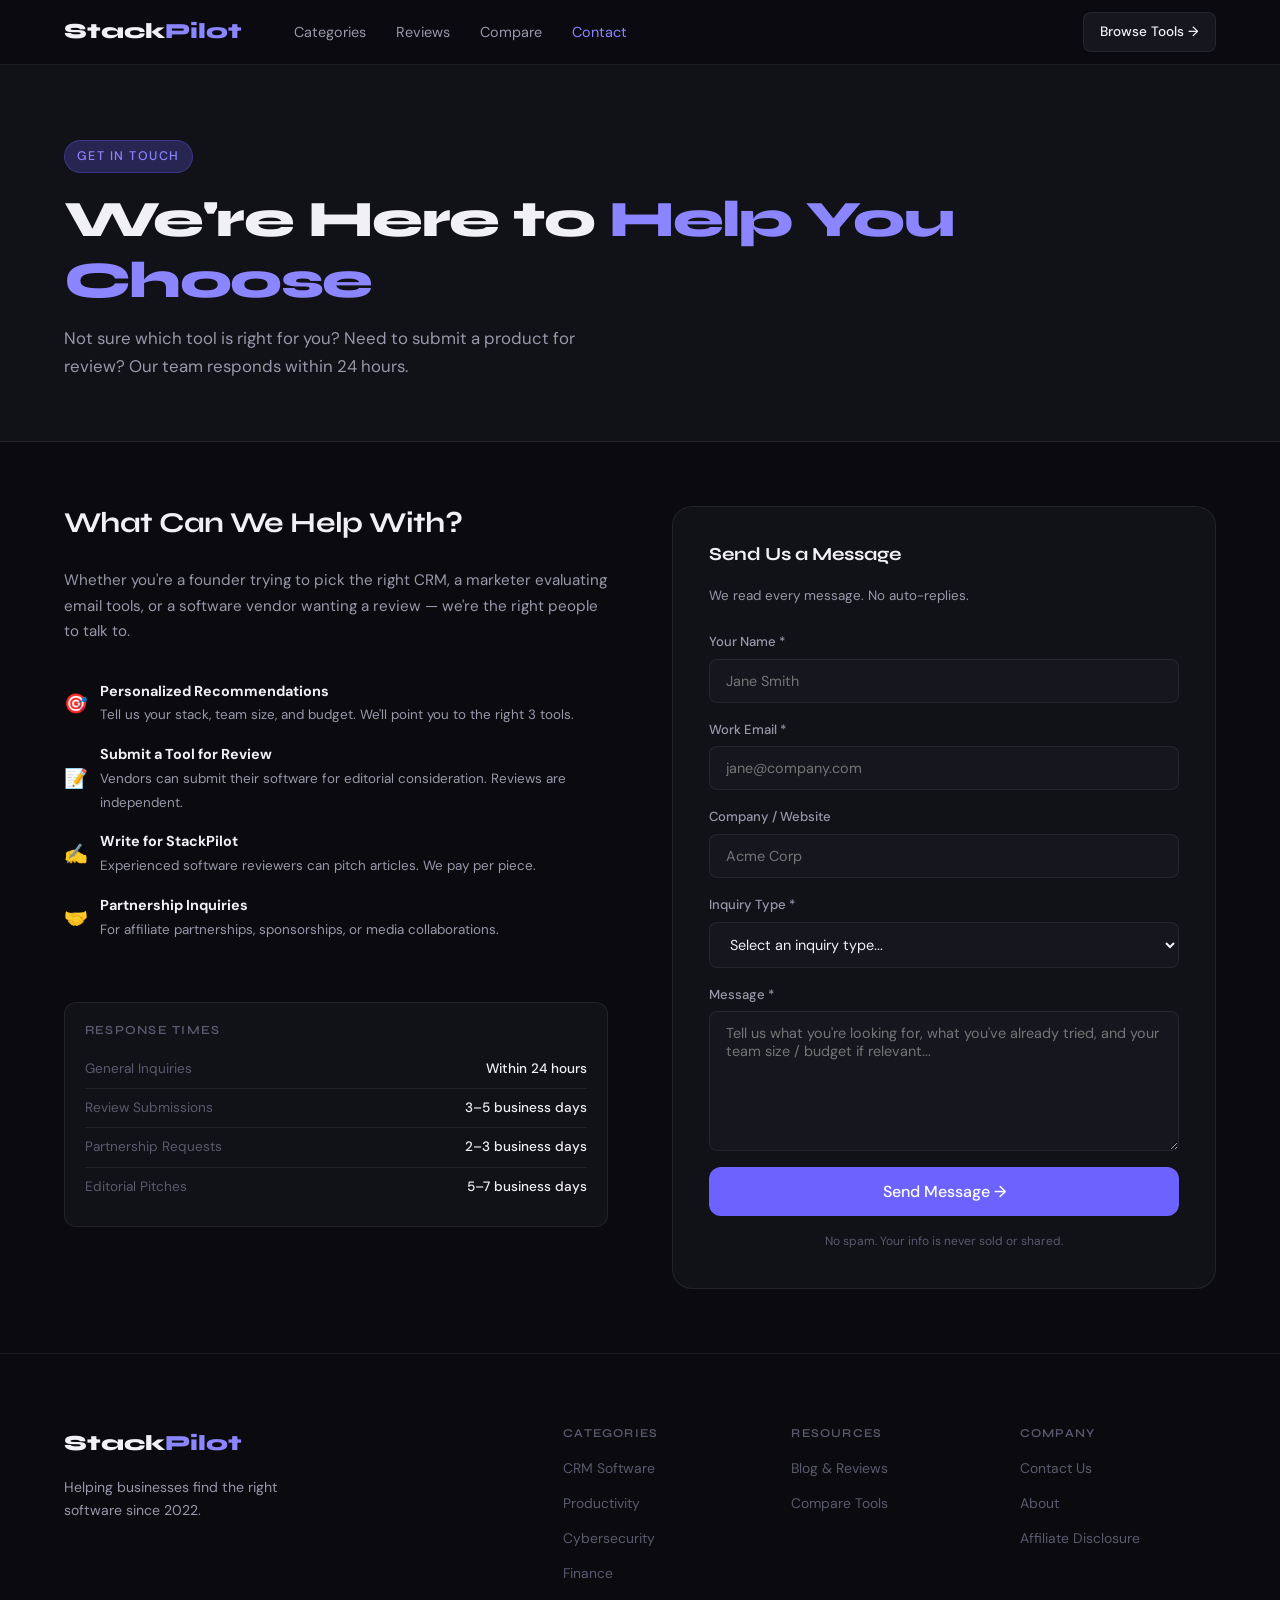
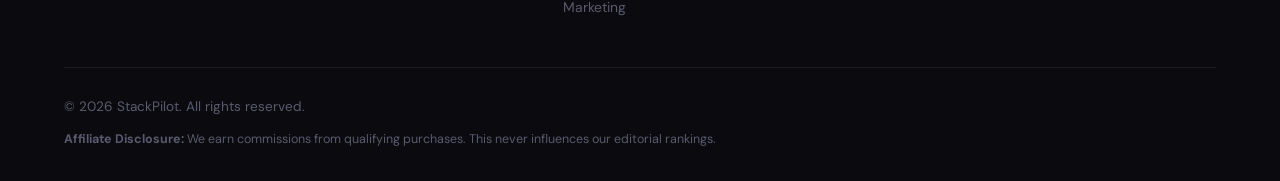
<file: contact.html>
<!DOCTYPE html>
<html lang="en">
<head>
<meta charset="UTF-8">
<meta name="viewport" content="width=device-width, initial-scale=1.0">
<meta name="description" content="Contact StackPilot — Get personalized software recommendations, submit a tool for review, or reach our editorial team.">
<title>Contact Us | StackPilot</title>
<link rel="preconnect" href="https://fonts.googleapis.com">
<link href="https://fonts.googleapis.com/css2?family=Syne:wght@400;500;600;700;800&family=DM+Sans:ital,opsz,wght@0,9..40,300;0,9..40,400;0,9..40,500;1,9..40,300&display=swap" rel="stylesheet">
<link rel="stylesheet" href="styles.css">
</head>
<body>

<nav class="nav" id="nav">
  <div class="container nav-inner">
    <a href="index.html" class="logo">Stack<span>Pilot</span></a>
    <ul class="nav-links">
      <li><a href="categories.html">Categories</a></li>
      <li><a href="blog.html">Reviews</a></li>
      <li><a href="compare.html">Compare</a></li>
      <li><a href="contact.html" style="color:var(--accent-light);">Contact</a></li>
    </ul>
    <a href="categories.html" class="btn btn-nav">Browse Tools →</a>
    <button class="hamburger" id="hamburger"><span></span><span></span><span></span></button>
  </div>
  <div class="mobile-menu" id="mobileMenu">
    <a href="categories.html">Categories</a>
    <a href="blog.html">Reviews</a>
    <a href="compare.html">Compare</a>
    <a href="contact.html">Contact</a>
  </div>
</nav>

<section class="page-hero">
  <div class="container">
    <div class="section-tag">Get in Touch</div>
    <h1>We're Here to <em>Help You Choose</em></h1>
    <p>Not sure which tool is right for you? Need to submit a product for review? Our team responds within 24 hours.</p>
  </div>
</section>

<div class="contact-section">
  <div class="container">
    <div class="contact-grid">
      <div class="contact-info">
        <h2>What Can We Help With?</h2>
        <p>Whether you're a founder trying to pick the right CRM, a marketer evaluating email tools, or a software vendor wanting a review — we're the right people to talk to.</p>
        
        <div style="display:flex; flex-direction:column; gap:16px; margin-top:8px;">
          <div class="contact-item">
            <span class="contact-icon">🎯</span>
            <div>
              <strong style="color:var(--text-primary); display:block; font-size:0.9rem;">Personalized Recommendations</strong>
              <span style="font-size:0.84rem;">Tell us your stack, team size, and budget. We'll point you to the right 3 tools.</span>
            </div>
          </div>
          <div class="contact-item">
            <span class="contact-icon">📝</span>
            <div>
              <strong style="color:var(--text-primary); display:block; font-size:0.9rem;">Submit a Tool for Review</strong>
              <span style="font-size:0.84rem;">Vendors can submit their software for editorial consideration. Reviews are independent.</span>
            </div>
          </div>
          <div class="contact-item">
            <span class="contact-icon">✍️</span>
            <div>
              <strong style="color:var(--text-primary); display:block; font-size:0.9rem;">Write for StackPilot</strong>
              <span style="font-size:0.84rem;">Experienced software reviewers can pitch articles. We pay per piece.</span>
            </div>
          </div>
          <div class="contact-item">
            <span class="contact-icon">🤝</span>
            <div>
              <strong style="color:var(--text-primary); display:block; font-size:0.9rem;">Partnership Inquiries</strong>
              <span style="font-size:0.84rem;">For affiliate partnerships, sponsorships, or media collaborations.</span>
            </div>
          </div>
        </div>

        <div style="margin-top: 32px; background: var(--bg-1); border: 1px solid var(--border); border-radius: var(--radius); padding: 20px;">
          <h4 style="font-size:0.78rem; font-weight:600; text-transform:uppercase; letter-spacing:0.1em; color:var(--text-muted); margin-bottom:12px;">Response Times</h4>
          <div class="sidebar-spec"><span class="spec-key">General Inquiries</span><span class="spec-val">Within 24 hours</span></div>
          <div class="sidebar-spec"><span class="spec-key">Review Submissions</span><span class="spec-val">3–5 business days</span></div>
          <div class="sidebar-spec"><span class="spec-key">Partnership Requests</span><span class="spec-val">2–3 business days</span></div>
          <div class="sidebar-spec" style="border:none;"><span class="spec-key">Editorial Pitches</span><span class="spec-val">5–7 business days</span></div>
        </div>
      </div>

      <form class="contact-form" onsubmit="handleContactSubmit(event)">
        <h3 style="font-family:'Syne',sans-serif; font-size:1.15rem; color:var(--text-primary); margin-bottom:4px;">Send Us a Message</h3>
        <p style="font-size:0.84rem; margin-bottom:8px;">We read every message. No auto-replies.</p>
        
        <div class="form-group">
          <label for="name">Your Name *</label>
          <input type="text" id="name" class="form-input" placeholder="Jane Smith" required>
        </div>
        <div class="form-group">
          <label for="email">Work Email *</label>
          <input type="email" id="email" class="form-input" placeholder="jane@company.com" required>
        </div>
        <div class="form-group">
          <label for="company">Company / Website</label>
          <input type="text" id="company" class="form-input" placeholder="Acme Corp">
        </div>
        <div class="form-group">
          <label for="subject">Inquiry Type *</label>
          <select id="subject" class="form-input" required style="cursor:pointer;">
            <option value="">Select an inquiry type...</option>
            <option value="recommendation">Get a Software Recommendation</option>
            <option value="review">Submit a Tool for Review</option>
            <option value="write">Write for StackPilot</option>
            <option value="partnership">Partnership / Affiliate Inquiry</option>
            <option value="correction">Report an Error</option>
            <option value="other">Other</option>
          </select>
        </div>
        <div class="form-group">
          <label for="message">Message *</label>
          <textarea id="message" class="form-textarea" placeholder="Tell us what you're looking for, what you've already tried, and your team size / budget if relevant..." required></textarea>
        </div>
        <button type="submit" class="btn btn-primary btn-lg" style="justify-content:center;">Send Message →</button>
        <p style="font-size:0.75rem; color:var(--text-muted); text-align:center;">No spam. Your info is never sold or shared.</p>
      </form>
    </div>
  </div>
</div>

<footer class="footer">
  <div class="container">
    <div class="footer-top">
      <div class="footer-brand">
        <a href="index.html" class="logo">Stack<span>Pilot</span></a>
        <p>Helping businesses find the right software since 2022.</p>
      </div>
      <div class="footer-cols">
        <div class="footer-col">
          <h4>Categories</h4>
          <a href="categories.html#crm">CRM Software</a>
          <a href="categories.html#productivity">Productivity</a>
          <a href="categories.html#security">Cybersecurity</a>
          <a href="categories.html#finance">Finance</a>
          <a href="categories.html#marketing">Marketing</a>
        </div>
        <div class="footer-col">
          <h4>Resources</h4>
          <a href="blog.html">Blog & Reviews</a>
          <a href="compare.html">Compare Tools</a>
        </div>
        <div class="footer-col">
          <h4>Company</h4>
          <a href="contact.html">Contact Us</a>
          <a href="#">About</a>
          <a href="#">Affiliate Disclosure</a>
        </div>
      </div>
    </div>
    <div class="footer-bottom">
      <p>© 2026 StackPilot. All rights reserved.</p>
      <p class="disclaimer"><strong>Affiliate Disclosure:</strong> We earn commissions from qualifying purchases. This never influences our editorial rankings.</p>
    </div>
  </div>
</footer>

<script src="main.js"></script>
</body>
</html>
</file>
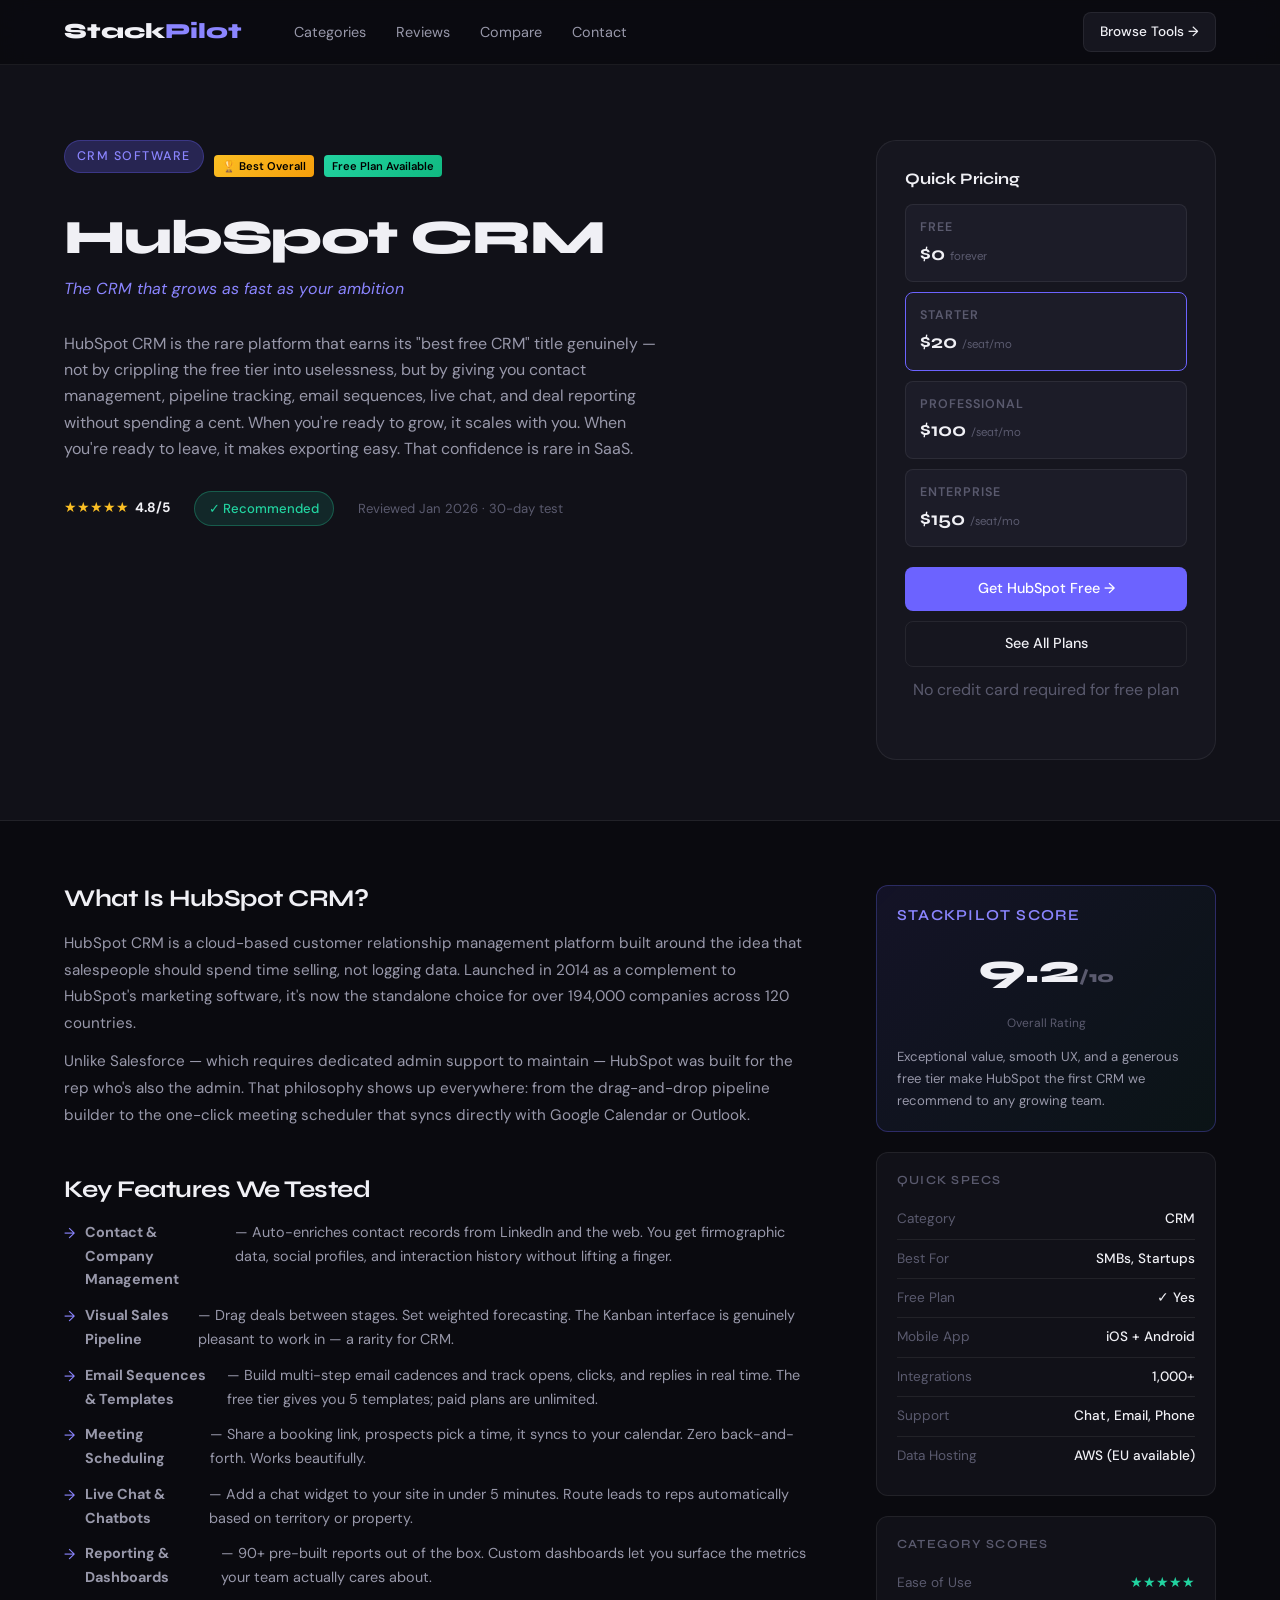
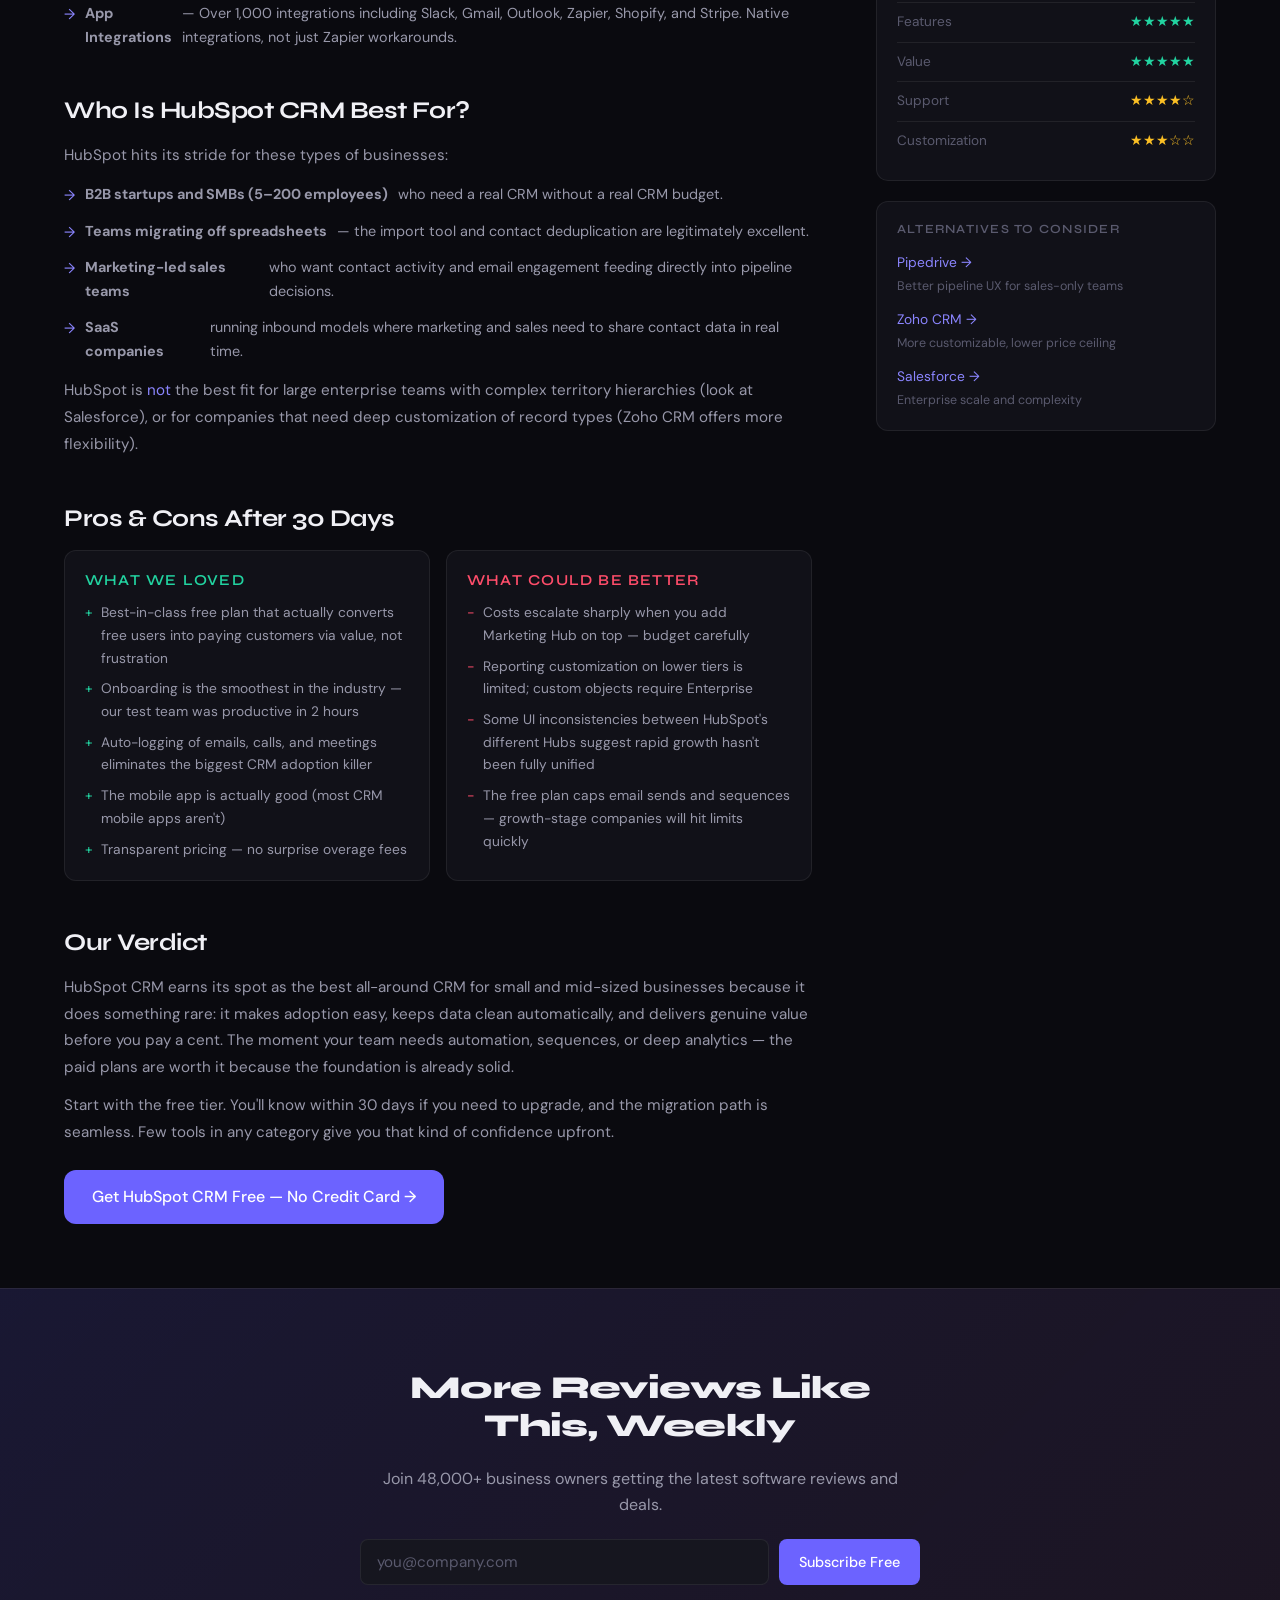
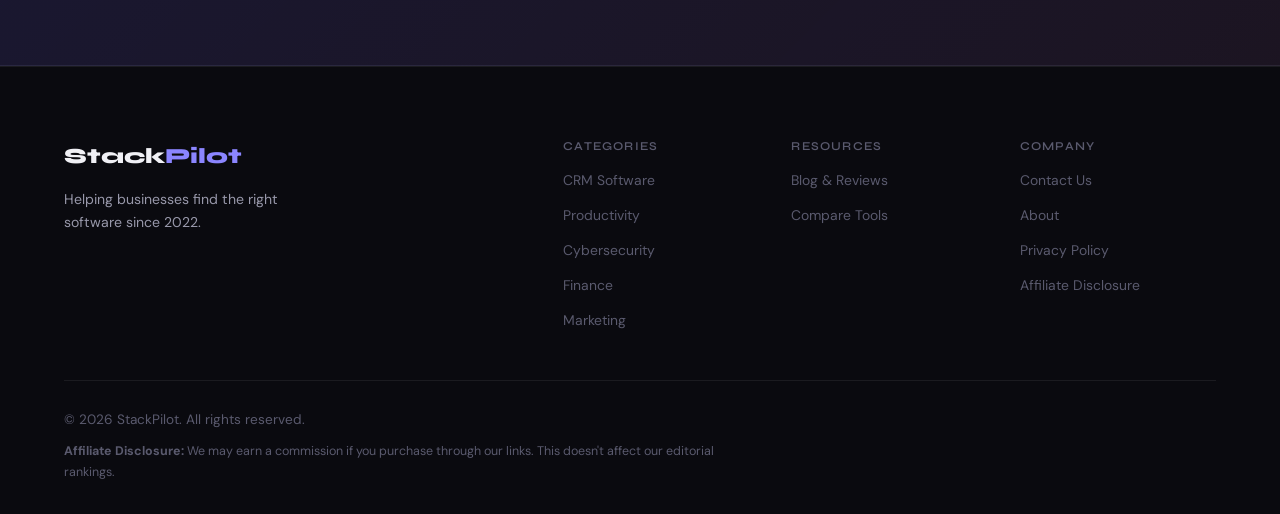
<file: product-hubspot.html>
<!DOCTYPE html>
<html lang="en">
<head>
<meta charset="UTF-8">
<meta name="viewport" content="width=device-width, initial-scale=1.0">
<meta name="description" content="HubSpot CRM Review 2026 — Is it the best free CRM for small businesses? We tested it for 30 days. Pricing, features, pros & cons, and who it's really for.">
<meta name="keywords" content="HubSpot CRM review, best free CRM 2026, HubSpot vs Salesforce, HubSpot pricing">
<title>HubSpot CRM Review 2026 — Full Honest Breakdown | StackPilot</title>
<link rel="preconnect" href="https://fonts.googleapis.com">
<link href="https://fonts.googleapis.com/css2?family=Syne:wght@400;500;600;700;800&family=DM+Sans:ital,opsz,wght@0,9..40,300;0,9..40,400;0,9..40,500;1,9..40,300&display=swap" rel="stylesheet">
<link rel="stylesheet" href="styles.css">
</head>
<body>

<nav class="nav" id="nav">
  <div class="container nav-inner">
    <a href="index.html" class="logo">Stack<span>Pilot</span></a>
    <ul class="nav-links">
      <li><a href="categories.html">Categories</a></li>
      <li><a href="blog.html">Reviews</a></li>
      <li><a href="compare.html">Compare</a></li>
      <li><a href="contact.html">Contact</a></li>
    </ul>
    <a href="categories.html" class="btn btn-nav">Browse Tools →</a>
    <button class="hamburger" id="hamburger"><span></span><span></span><span></span></button>
  </div>
  <div class="mobile-menu" id="mobileMenu">
    <a href="categories.html">Categories</a>
    <a href="blog.html">Reviews</a>
    <a href="compare.html">Compare</a>
    <a href="contact.html">Contact</a>
  </div>
</nav>

<!-- PRODUCT HERO -->
<section class="product-hero">
  <div class="container">
    <div class="product-hero-inner">
      <div class="product-hero-text">
        <div class="product-badge-row">
          <span class="section-tag">CRM Software</span>
          <span class="badge-best">🏆 Best Overall</span>
          <span class="badge-best" style="background: linear-gradient(135deg, #22d3a0,#10b981); color: #000;">Free Plan Available</span>
        </div>
        <h1>HubSpot CRM</h1>
        <p class="product-tagline">The CRM that grows as fast as your ambition</p>
        <p>HubSpot CRM is the rare platform that earns its "best free CRM" title genuinely — not by crippling the free tier into uselessness, but by giving you contact management, pipeline tracking, email sequences, live chat, and deal reporting without spending a cent. When you're ready to grow, it scales with you. When you're ready to leave, it makes exporting easy. That confidence is rare in SaaS.</p>
        <div class="product-meta-row">
          <div class="rating"><span class="stars">★★★★★</span> <strong>4.8/5</strong></div>
          <span class="verdict-pill">✓ Recommended</span>
          <span style="font-size:0.82rem; color: var(--text-muted);">Reviewed Jan 2026 · 30-day test</span>
        </div>
      </div>
      <div class="pricing-box">
        <h3>Quick Pricing</h3>
        <div class="price-tiers">
          <div class="price-tier">
            <div class="tier-name">Free</div>
            <div class="tier-price">$0 <span>forever</span></div>
          </div>
          <div class="price-tier" style="border-color: var(--accent);">
            <div class="tier-name">Starter</div>
            <div class="tier-price">$20 <span>/seat/mo</span></div>
          </div>
          <div class="price-tier">
            <div class="tier-name">Professional</div>
            <div class="tier-price">$100 <span>/seat/mo</span></div>
          </div>
          <div class="price-tier">
            <div class="tier-name">Enterprise</div>
            <div class="tier-price">$150 <span>/seat/mo</span></div>
          </div>
        </div>
        <a href="YOUR_HUBSPOT_AFFILIATE_LINK" class="btn btn-primary" target="_blank" rel="nofollow sponsored">Get HubSpot Free →</a>
        <a href="YOUR_HUBSPOT_AFFILIATE_LINK" class="btn btn-outline" target="_blank" rel="nofollow sponsored">See All Plans</a>
        <p class="pricing-note">No credit card required for free plan</p>
      </div>
    </div>
  </div>
</section>

<!-- PRODUCT BODY -->
<div class="product-content">
  <div class="container">
    <div class="product-grid">
      <div class="product-body">

        <!-- WHAT IS IT -->
        <div class="product-section">
          <h2>What Is HubSpot CRM?</h2>
          <p>HubSpot CRM is a cloud-based customer relationship management platform built around the idea that salespeople should spend time selling, not logging data. Launched in 2014 as a complement to HubSpot's marketing software, it's now the standalone choice for over 194,000 companies across 120 countries.</p>
          <p style="margin-top: 12px;">Unlike Salesforce — which requires dedicated admin support to maintain — HubSpot was built for the rep who's also the admin. That philosophy shows up everywhere: from the drag-and-drop pipeline builder to the one-click meeting scheduler that syncs directly with Google Calendar or Outlook.</p>
        </div>

        <!-- KEY FEATURES -->
        <div class="product-section">
          <h2>Key Features We Tested</h2>
          <ul class="features-list">
            <li><strong>Contact & Company Management</strong> — Auto-enriches contact records from LinkedIn and the web. You get firmographic data, social profiles, and interaction history without lifting a finger.</li>
            <li><strong>Visual Sales Pipeline</strong> — Drag deals between stages. Set weighted forecasting. The Kanban interface is genuinely pleasant to work in — a rarity for CRM.</li>
            <li><strong>Email Sequences & Templates</strong> — Build multi-step email cadences and track opens, clicks, and replies in real time. The free tier gives you 5 templates; paid plans are unlimited.</li>
            <li><strong>Meeting Scheduling</strong> — Share a booking link, prospects pick a time, it syncs to your calendar. Zero back-and-forth. Works beautifully.</li>
            <li><strong>Live Chat & Chatbots</strong> — Add a chat widget to your site in under 5 minutes. Route leads to reps automatically based on territory or property.</li>
            <li><strong>Reporting & Dashboards</strong> — 90+ pre-built reports out of the box. Custom dashboards let you surface the metrics your team actually cares about.</li>
            <li><strong>App Integrations</strong> — Over 1,000 integrations including Slack, Gmail, Outlook, Zapier, Shopify, and Stripe. Native integrations, not just Zapier workarounds.</li>
          </ul>
        </div>

        <!-- USE CASES -->
        <div class="product-section">
          <h2>Who Is HubSpot CRM Best For?</h2>
          <p>HubSpot hits its stride for these types of businesses:</p>
          <ul class="features-list" style="margin-top: 14px;">
            <li><strong>B2B startups and SMBs (5–200 employees)</strong> who need a real CRM without a real CRM budget.</li>
            <li><strong>Teams migrating off spreadsheets</strong> — the import tool and contact deduplication are legitimately excellent.</li>
            <li><strong>Marketing-led sales teams</strong> who want contact activity and email engagement feeding directly into pipeline decisions.</li>
            <li><strong>SaaS companies</strong> running inbound models where marketing and sales need to share contact data in real time.</li>
          </ul>
          <p style="margin-top: 14px;">HubSpot is <em>not</em> the best fit for large enterprise teams with complex territory hierarchies (look at Salesforce), or for companies that need deep customization of record types (Zoho CRM offers more flexibility).</p>
        </div>

        <!-- PROS & CONS -->
        <div class="product-section">
          <h2>Pros & Cons After 30 Days</h2>
          <div class="pros-cons">
            <div class="pros">
              <h4>What We Loved</h4>
              <ul>
                <li>Best-in-class free plan that actually converts free users into paying customers via value, not frustration</li>
                <li>Onboarding is the smoothest in the industry — our test team was productive in 2 hours</li>
                <li>Auto-logging of emails, calls, and meetings eliminates the biggest CRM adoption killer</li>
                <li>The mobile app is actually good (most CRM mobile apps aren't)</li>
                <li>Transparent pricing — no surprise overage fees</li>
              </ul>
            </div>
            <div class="cons">
              <h4>What Could Be Better</h4>
              <ul>
                <li>Costs escalate sharply when you add Marketing Hub on top — budget carefully</li>
                <li>Reporting customization on lower tiers is limited; custom objects require Enterprise</li>
                <li>Some UI inconsistencies between HubSpot's different Hubs suggest rapid growth hasn't been fully unified</li>
                <li>The free plan caps email sends and sequences — growth-stage companies will hit limits quickly</li>
              </ul>
            </div>
          </div>
        </div>

        <!-- BOTTOM LINE -->
        <div class="product-section">
          <h2>Our Verdict</h2>
          <p>HubSpot CRM earns its spot as the best all-around CRM for small and mid-sized businesses because it does something rare: it makes adoption easy, keeps data clean automatically, and delivers genuine value before you pay a cent. The moment your team needs automation, sequences, or deep analytics — the paid plans are worth it because the foundation is already solid.</p>
          <p style="margin-top: 12px;">Start with the free tier. You'll know within 30 days if you need to upgrade, and the migration path is seamless. Few tools in any category give you that kind of confidence upfront.</p>
          <a href="YOUR_HUBSPOT_AFFILIATE_LINK" class="btn btn-primary btn-lg" style="margin-top: 24px; display:inline-flex;" target="_blank" rel="nofollow sponsored">Get HubSpot CRM Free — No Credit Card →</a>
        </div>

      </div>

      <!-- SIDEBAR -->
      <aside class="product-sidebar">

        <div class="verdict-box">
          <h4>StackPilot Score</h4>
          <div class="verdict-score">9.2<span style="font-size:1rem;color:var(--text-muted)">/10</span></div>
          <div class="score-label">Overall Rating</div>
          <p style="font-size:0.82rem; margin-top: 12px;">Exceptional value, smooth UX, and a generous free tier make HubSpot the first CRM we recommend to any growing team.</p>
        </div>

        <div class="sidebar-box">
          <h4>Quick Specs</h4>
          <div class="sidebar-spec"><span class="spec-key">Category</span><span class="spec-val">CRM</span></div>
          <div class="sidebar-spec"><span class="spec-key">Best For</span><span class="spec-val">SMBs, Startups</span></div>
          <div class="sidebar-spec"><span class="spec-key">Free Plan</span><span class="spec-val">✓ Yes</span></div>
          <div class="sidebar-spec"><span class="spec-key">Mobile App</span><span class="spec-val">iOS + Android</span></div>
          <div class="sidebar-spec"><span class="spec-key">Integrations</span><span class="spec-val">1,000+</span></div>
          <div class="sidebar-spec"><span class="spec-key">Support</span><span class="spec-val">Chat, Email, Phone</span></div>
          <div class="sidebar-spec"><span class="spec-key">Data Hosting</span><span class="spec-val">AWS (EU available)</span></div>
        </div>

        <div class="sidebar-box">
          <h4>Category Scores</h4>
          <div class="sidebar-spec"><span class="spec-key">Ease of Use</span><span class="spec-val" style="color:var(--green)">★★★★★</span></div>
          <div class="sidebar-spec"><span class="spec-key">Features</span><span class="spec-val" style="color:var(--green)">★★★★★</span></div>
          <div class="sidebar-spec"><span class="spec-key">Value</span><span class="spec-val" style="color:var(--green)">★★★★★</span></div>
          <div class="sidebar-spec"><span class="spec-key">Support</span><span class="spec-val" style="color:var(--yellow)">★★★★☆</span></div>
          <div class="sidebar-spec"><span class="spec-key">Customization</span><span class="spec-val" style="color:var(--yellow)">★★★☆☆</span></div>
        </div>

        <div class="sidebar-box">
          <h4>Alternatives to Consider</h4>
          <ul style="list-style:none; display:flex; flex-direction:column; gap:10px;">
            <li><a href="product-pipedrive.html" style="font-size:0.86rem; color:var(--accent-light);">Pipedrive →</a><span style="display:block;font-size:0.78rem;color:var(--text-muted);">Better pipeline UX for sales-only teams</span></li>
            <li><a href="product-zoho.html" style="font-size:0.86rem; color:var(--accent-light);">Zoho CRM →</a><span style="display:block;font-size:0.78rem;color:var(--text-muted);">More customizable, lower price ceiling</span></li>
            <li><a href="product-salesforce.html" style="font-size:0.86rem; color:var(--accent-light);">Salesforce →</a><span style="display:block;font-size:0.78rem;color:var(--text-muted);">Enterprise scale and complexity</span></li>
          </ul>
        </div>

      </aside>
    </div>
  </div>
</div>

<!-- NEWSLETTER -->
<section class="newsletter-section">
  <div class="container">
    <div class="newsletter-inner">
      <h2>More Reviews Like This, Weekly</h2>
      <p>Join 48,000+ business owners getting the latest software reviews and deals.</p>
      <form class="nl-form" onsubmit="handleNewsletterSubmit(event)">
        <input type="email" placeholder="you@company.com" class="nl-input" required>
        <button type="submit" class="btn btn-primary">Subscribe Free</button>
      </form>
    </div>
  </div>
</section>

<footer class="footer">
  <div class="container">
    <div class="footer-top">
      <div class="footer-brand">
        <a href="index.html" class="logo">Stack<span>Pilot</span></a>
        <p>Helping businesses find the right software since 2022.</p>
      </div>
      <div class="footer-cols">
        <div class="footer-col">
          <h4>Categories</h4>
          <a href="categories.html#crm">CRM Software</a>
          <a href="categories.html#productivity">Productivity</a>
          <a href="categories.html#security">Cybersecurity</a>
          <a href="categories.html#finance">Finance</a>
          <a href="categories.html#marketing">Marketing</a>
        </div>
        <div class="footer-col">
          <h4>Resources</h4>
          <a href="blog.html">Blog & Reviews</a>
          <a href="compare.html">Compare Tools</a>
        </div>
        <div class="footer-col">
          <h4>Company</h4>
          <a href="contact.html">Contact Us</a>
          <a href="#">About</a>
          <a href="#">Privacy Policy</a>
          <a href="#">Affiliate Disclosure</a>
        </div>
      </div>
    </div>
    <div class="footer-bottom">
      <p>© 2026 StackPilot. All rights reserved.</p>
      <p class="disclaimer"><strong>Affiliate Disclosure:</strong> We may earn a commission if you purchase through our links. This doesn't affect our editorial rankings.</p>
    </div>
  </div>
</footer>

<script src="main.js"></script>
</body>
</html>
</file>
<file: styles.css>
/* =============================================
   STACKPILOT — MAIN STYLESHEET
   Aesthetic: Refined editorial / premium SaaS
   Fonts: Syne (display) + DM Sans (body)
============================================= */

:root {
  --bg: #0a0a0f;
  --bg-1: #111118;
  --bg-2: #16161f;
  --bg-3: #1c1c28;
  --border: rgba(255,255,255,0.07);
  --border-hover: rgba(255,255,255,0.15);
  --text-primary: #f0f0f5;
  --text-secondary: #9898aa;
  --text-muted: #5a5a6e;
  --accent: #6c63ff;
  --accent-light: #8b85ff;
  --accent-glow: rgba(108,99,255,0.25);
  --green: #22d3a0;
  --red: #ff4d6a;
  --yellow: #fbbf24;
  --radius: 12px;
  --radius-lg: 20px;
  --radius-sm: 8px;
  --shadow: 0 4px 24px rgba(0,0,0,0.4);
  --shadow-lg: 0 12px 48px rgba(0,0,0,0.5);
  --transition: 0.22s cubic-bezier(0.4,0,0.2,1);
  --max-width: 1200px;
}

*, *::before, *::after { box-sizing: border-box; margin: 0; padding: 0; }

html { scroll-behavior: smooth; font-size: 16px; }

body {
  font-family: 'DM Sans', sans-serif;
  background: var(--bg);
  color: var(--text-primary);
  line-height: 1.65;
  -webkit-font-smoothing: antialiased;
  overflow-x: hidden;
}

/* ---- TYPOGRAPHY ---- */
h1, h2, h3, h4 { font-family: 'Syne', sans-serif; line-height: 1.2; }
h1 { font-size: clamp(2.4rem, 6vw, 4.2rem); font-weight: 800; letter-spacing: -0.03em; }
h2 { font-size: clamp(1.8rem, 4vw, 2.8rem); font-weight: 700; letter-spacing: -0.02em; }
h3 { font-size: 1.25rem; font-weight: 700; }
h4 { font-size: 0.95rem; font-weight: 600; text-transform: uppercase; letter-spacing: 0.08em; color: var(--text-muted); }
p { color: var(--text-secondary); }
a { text-decoration: none; color: inherit; }
em { font-style: normal; color: var(--accent-light); }

/* ---- LAYOUT ---- */
.container { max-width: var(--max-width); margin: 0 auto; padding: 0 24px; }
.section { padding: 100px 0; }

/* ---- BUTTONS ---- */
.btn {
  display: inline-flex; align-items: center; gap: 6px;
  font-family: 'DM Sans', sans-serif;
  font-size: 0.9rem; font-weight: 500;
  padding: 10px 20px; border-radius: var(--radius-sm);
  cursor: pointer; border: none;
  transition: var(--transition); white-space: nowrap;
}
.btn-primary {
  background: var(--accent); color: #fff;
  box-shadow: 0 0 0 0 var(--accent-glow);
}
.btn-primary:hover { background: var(--accent-light); transform: translateY(-1px); box-shadow: 0 4px 20px var(--accent-glow); }
.btn-ghost {
  background: transparent; color: var(--text-secondary);
  border: 1px solid var(--border);
}
.btn-ghost:hover { border-color: var(--border-hover); color: var(--text-primary); background: var(--bg-2); }
.btn-outline {
  background: transparent; color: var(--text-primary);
  border: 1px solid var(--border);
}
.btn-outline:hover { border-color: var(--accent); color: var(--accent-light); background: var(--accent-glow); }
.btn-nav { background: var(--bg-2); color: var(--text-primary); border: 1px solid var(--border); font-size: 0.85rem; padding: 8px 16px; }
.btn-nav:hover { border-color: var(--accent); color: var(--accent-light); }
.btn-lg { font-size: 1rem; padding: 14px 28px; border-radius: var(--radius); }
.btn-sm { font-size: 0.8rem; padding: 7px 14px; }

/* ---- NAV ---- */
.nav {
  position: fixed; top: 0; left: 0; right: 0; z-index: 100;
  background: rgba(10,10,15,0.85);
  backdrop-filter: blur(16px) saturate(180%);
  border-bottom: 1px solid var(--border);
  transition: var(--transition);
}
.nav.scrolled { background: rgba(10,10,15,0.97); }
.nav-inner { display: flex; align-items: center; gap: 32px; height: 64px; }
.logo { font-family: 'Syne', sans-serif; font-size: 1.35rem; font-weight: 800; color: var(--text-primary); }
.logo span { color: var(--accent-light); }
.nav-links { display: flex; gap: 6px; list-style: none; margin: 0; margin-left: 8px; }
.nav-links a { font-size: 0.9rem; color: var(--text-secondary); padding: 6px 12px; border-radius: 6px; transition: var(--transition); }
.nav-links a:hover { color: var(--text-primary); background: var(--bg-2); }
.nav-links { flex: 1; }
.hamburger { display: none; flex-direction: column; gap: 5px; background: none; border: none; cursor: pointer; padding: 4px; }
.hamburger span { display: block; width: 22px; height: 2px; background: var(--text-secondary); border-radius: 2px; transition: var(--transition); }
.mobile-menu {
  display: none; flex-direction: column; gap: 4px;
  padding: 12px 24px 20px; border-top: 1px solid var(--border);
}
.mobile-menu a { padding: 10px 0; color: var(--text-secondary); font-size: 0.95rem; }
.mobile-menu .btn-primary { margin-top: 8px; text-align: center; justify-content: center; }
.mobile-menu.open { display: flex; }

/* ---- HERO ---- */
.hero {
  position: relative; padding: 180px 0 120px;
  overflow: hidden;
}
.hero-bg { position: absolute; inset: 0; z-index: 0; }
.hero-grid {
  position: absolute; inset: 0;
  background-image: 
    linear-gradient(var(--border) 1px, transparent 1px),
    linear-gradient(90deg, var(--border) 1px, transparent 1px);
  background-size: 60px 60px;
  mask-image: radial-gradient(ellipse 80% 60% at 50% 0%, black 40%, transparent 100%);
}
.orb {
  position: absolute; border-radius: 50%;
  filter: blur(80px); opacity: 0.35;
}
.orb-1 { width: 600px; height: 600px; background: var(--accent); top: -200px; left: 50%; transform: translateX(-60%); }
.orb-2 { width: 400px; height: 400px; background: #f093fb; top: 100px; right: -100px; opacity: 0.15; }
.hero-inner { position: relative; z-index: 1; max-width: 780px; }
.hero-badge {
  display: inline-flex; align-items: center; gap: 8px;
  background: var(--bg-2); border: 1px solid var(--border);
  padding: 6px 14px; border-radius: 100px;
  font-size: 0.82rem; color: var(--text-secondary);
  margin-bottom: 28px; animation: fadeSlideUp 0.6s ease both;
}
.badge-dot { width: 6px; height: 6px; border-radius: 50%; background: var(--green); box-shadow: 0 0 8px var(--green); animation: pulse 2s infinite; }
@keyframes pulse { 0%,100% { opacity: 1; } 50% { opacity: 0.4; } }
.hero-title { color: var(--text-primary); margin-bottom: 24px; animation: fadeSlideUp 0.6s 0.1s ease both; }
.hero-sub { font-size: 1.15rem; max-width: 580px; line-height: 1.7; margin-bottom: 36px; animation: fadeSlideUp 0.6s 0.2s ease both; }
.hero-actions { display: flex; gap: 12px; flex-wrap: wrap; margin-bottom: 56px; animation: fadeSlideUp 0.6s 0.3s ease both; }
.hero-stats { display: flex; align-items: center; gap: 32px; animation: fadeSlideUp 0.6s 0.4s ease both; }
.stat { display: flex; flex-direction: column; gap: 2px; }
.stat-num { font-family: 'Syne', sans-serif; font-size: 1.5rem; font-weight: 800; color: var(--text-primary); }
.stat-label { font-size: 0.8rem; color: var(--text-muted); text-transform: uppercase; letter-spacing: 0.06em; }
.stat-divider { width: 1px; height: 36px; background: var(--border); }

@keyframes fadeSlideUp { from { opacity: 0; transform: translateY(20px); } to { opacity: 1; transform: translateY(0); } }

/* ---- CATEGORY STRIP ---- */
.categories-strip {
  padding: 28px 0;
  border-top: 1px solid var(--border);
  border-bottom: 1px solid var(--border);
  background: var(--bg-1);
}
.strip-label { font-size: 0.75rem; text-transform: uppercase; letter-spacing: 0.1em; color: var(--text-muted); margin-bottom: 14px; }
.cat-pills { display: flex; gap: 10px; flex-wrap: wrap; }
.pill {
  display: inline-flex; align-items: center; gap: 6px;
  background: var(--bg-2); border: 1px solid var(--border);
  padding: 8px 16px; border-radius: 100px;
  font-size: 0.85rem; color: var(--text-secondary);
  transition: var(--transition);
}
.pill:hover { border-color: var(--accent); color: var(--accent-light); background: var(--accent-glow); transform: translateY(-1px); }

/* ---- SECTION HEADER ---- */
.section-header { text-align: center; max-width: 640px; margin: 0 auto 56px; }
.section-tag { display: inline-block; font-size: 0.78rem; font-weight: 500; text-transform: uppercase; letter-spacing: 0.12em; color: var(--accent-light); background: var(--accent-glow); border: 1px solid rgba(108,99,255,0.3); padding: 5px 12px; border-radius: 100px; margin-bottom: 16px; }
.section-title { color: var(--text-primary); margin-bottom: 14px; }
.section-sub { font-size: 1rem; color: var(--text-secondary); }
.section-cta { text-align: center; margin-top: 48px; }

/* ---- TOOL CARDS ---- */
.tools-grid { display: grid; grid-template-columns: repeat(3, 1fr); gap: 20px; }
.tool-card {
  background: var(--bg-1);
  border: 1px solid var(--border);
  border-radius: var(--radius-lg);
  padding: 28px; display: flex; flex-direction: column; gap: 16px;
  transition: var(--transition);
  position: relative; overflow: hidden;
}
.tool-card::before {
  content: ''; position: absolute; inset: 0; opacity: 0;
  background: linear-gradient(135deg, var(--accent-glow), transparent);
  transition: var(--transition);
}
.tool-card:hover { border-color: var(--border-hover); transform: translateY(-4px); box-shadow: var(--shadow-lg); }
.tool-card:hover::before { opacity: 1; }
.card-header { display: flex; align-items: center; gap: 12px; }
.tool-icon { width: 48px; height: 48px; border-radius: var(--radius-sm); display: flex; align-items: center; justify-content: center; flex-shrink: 0; }
.tool-category { font-size: 0.72rem; font-weight: 600; text-transform: uppercase; letter-spacing: 0.1em; color: var(--text-muted); display: block; }
.badge-best { display: inline-block; font-size: 0.7rem; font-weight: 600; background: linear-gradient(135deg, #fbbf24, #f59e0b); color: #000; padding: 2px 8px; border-radius: 4px; margin-top: 3px; }
.tool-name { font-family: 'Syne', sans-serif; font-size: 1.25rem; font-weight: 700; color: var(--text-primary); margin: 0; }
.tool-tagline { font-size: 0.85rem; color: var(--accent-light); font-style: italic; margin: 0; }
.tool-desc { font-size: 0.88rem; color: var(--text-secondary); line-height: 1.65; margin: 0; }
.tool-meta { display: flex; align-items: center; justify-content: space-between; }
.rating { display: flex; align-items: center; gap: 6px; font-size: 0.85rem; color: var(--text-primary); }
.stars { color: var(--yellow); font-size: 0.9rem; }
.pricing-pill { background: var(--bg-3); border: 1px solid var(--border); padding: 4px 10px; border-radius: 100px; font-size: 0.78rem; color: var(--text-secondary); }
.tool-features { display: flex; flex-wrap: wrap; gap: 6px; }
.feature-tag { background: var(--bg-3); border: 1px solid var(--border); padding: 4px 10px; border-radius: 6px; font-size: 0.75rem; color: var(--text-muted); }
.card-actions { display: flex; gap: 10px; margin-top: auto; }
.card-actions .btn { flex: 1; justify-content: center; }

/* ---- COMPARE TABLE ---- */
.compare-section { background: var(--bg-1); }
.table-wrap { overflow-x: auto; border-radius: var(--radius-lg); border: 1px solid var(--border); }
.compare-table { width: 100%; border-collapse: collapse; min-width: 700px; }
.compare-table th, .compare-table td { padding: 16px 20px; text-align: left; border-bottom: 1px solid var(--border); font-size: 0.88rem; }
.compare-table th { background: var(--bg-2); font-family: 'Syne', sans-serif; font-size: 0.85rem; font-weight: 600; color: var(--text-secondary); }
.compare-table th:first-child { color: var(--text-muted); }
.compare-table tr:last-child td { border-bottom: none; }
.compare-table tr:hover td { background: rgba(255,255,255,0.02); }
.highlight-col { background: rgba(108,99,255,0.06) !important; border-left: 2px solid var(--accent) !important; border-right: 2px solid var(--accent) !important; }
.winner-badge { background: var(--accent); color: #fff; font-size: 0.65rem; padding: 2px 7px; border-radius: 4px; margin-left: 8px; vertical-align: middle; }
.check { color: var(--green); }
.cross { color: var(--red); }
.stars-sm { color: var(--yellow); font-size: 0.8rem; }
.action-row td { padding: 12px 20px; }
.table-note { font-size: 0.78rem; color: var(--text-muted); margin-top: 16px; text-align: center; }
.table-note a { color: var(--accent-light); }

/* ---- USE CASES ---- */
.use-case-grid { display: grid; grid-template-columns: repeat(4, 1fr); gap: 16px; }
.use-case-card {
  background: var(--bg-1); border: 1px solid var(--border);
  border-radius: var(--radius-lg); padding: 28px 24px;
  display: flex; flex-direction: column; gap: 10px;
  transition: var(--transition);
}
.use-case-card:hover { border-color: var(--border-hover); transform: translateY(-3px); box-shadow: var(--shadow); }
.uc-icon { font-size: 1.8rem; }
.use-case-card h3 { font-family: 'Syne', sans-serif; font-size: 1rem; font-weight: 700; color: var(--text-primary); }
.use-case-card p { font-size: 0.84rem; color: var(--text-muted); flex: 1; }
.uc-link { font-size: 0.82rem; color: var(--accent-light); font-weight: 500; }

/* ---- TRUST SECTION ---- */
.trust-section { background: var(--bg-1); }
.trust-inner { display: grid; grid-template-columns: 1fr 1fr; gap: 80px; align-items: center; }
.trust-text { display: flex; flex-direction: column; gap: 20px; }
.trust-text h2 { color: var(--text-primary); }
.trust-text p { font-size: 1rem; }
.trust-list { list-style: none; display: flex; flex-direction: column; gap: 10px; }
.trust-list li { display: flex; align-items: center; gap: 10px; font-size: 0.9rem; color: var(--text-secondary); }
.trust-icon { color: var(--green); font-size: 0.9rem; }
.trust-stats-grid { display: grid; grid-template-columns: 1fr 1fr; gap: 16px; }
.trust-stat {
  background: var(--bg-2); border: 1px solid var(--border);
  border-radius: var(--radius); padding: 28px 24px;
  display: flex; flex-direction: column; gap: 6px;
}
.ts-num { font-family: 'Syne', sans-serif; font-size: 2rem; font-weight: 800; color: var(--text-primary); }
.ts-label { font-size: 0.82rem; color: var(--text-muted); text-transform: uppercase; letter-spacing: 0.06em; }

/* ---- BLOG ---- */
.blog-grid { display: grid; grid-template-columns: 1.5fr 1fr; gap: 20px; }
.blog-card {
  display: block; background: var(--bg-1); border: 1px solid var(--border);
  border-radius: var(--radius-lg); padding: 28px;
  transition: var(--transition);
}
.blog-card:hover { border-color: var(--border-hover); transform: translateY(-2px); }
.blog-cat { font-size: 0.72rem; font-weight: 600; text-transform: uppercase; letter-spacing: 0.1em; color: var(--accent-light); margin-bottom: 10px; }
.blog-card-large h3 { font-family: 'Syne', sans-serif; font-size: 1.4rem; font-weight: 700; color: var(--text-primary); margin-bottom: 12px; line-height: 1.35; }
.blog-card-large p { font-size: 0.9rem; margin-bottom: 16px; }
.blog-card-sm h3 { font-family: 'Syne', sans-serif; font-size: 0.95rem; font-weight: 700; color: var(--text-primary); margin-bottom: 10px; line-height: 1.4; }
.blog-meta { display: flex; gap: 16px; font-size: 0.78rem; color: var(--text-muted); }
.blog-side { display: flex; flex-direction: column; gap: 16px; }

/* ---- NEWSLETTER ---- */
.newsletter-section {
  padding: 80px 0;
  background: linear-gradient(135deg, rgba(108,99,255,0.15), rgba(240,147,251,0.08));
  border-top: 1px solid var(--border);
  border-bottom: 1px solid var(--border);
}
.newsletter-inner { text-align: center; max-width: 560px; margin: 0 auto; display: flex; flex-direction: column; gap: 20px; }
.newsletter-inner h2 { font-family: 'Syne', sans-serif; font-size: 2rem; font-weight: 800; color: var(--text-primary); }
.newsletter-inner p { font-size: 1rem; }
.nl-form { display: flex; gap: 10px; }
.nl-input {
  flex: 1; background: var(--bg-2); border: 1px solid var(--border);
  border-radius: var(--radius-sm); padding: 12px 16px;
  color: var(--text-primary); font-family: 'DM Sans', sans-serif; font-size: 0.95rem;
  outline: none; transition: var(--transition);
}
.nl-input:focus { border-color: var(--accent); box-shadow: 0 0 0 3px var(--accent-glow); }
.nl-input::placeholder { color: var(--text-muted); }
.nl-note { font-size: 0.78rem; color: var(--text-muted); }

/* ---- FOOTER ---- */
.footer { padding: 72px 0 32px; background: var(--bg); border-top: 1px solid var(--border); }
.footer-top { display: grid; grid-template-columns: 1.2fr 1.8fr; gap: 64px; padding-bottom: 48px; border-bottom: 1px solid var(--border); }
.footer-brand { display: flex; flex-direction: column; gap: 14px; }
.footer-brand p { font-size: 0.88rem; max-width: 260px; }
.social-links { display: flex; gap: 12px; }
.social-links a { width: 36px; height: 36px; background: var(--bg-2); border: 1px solid var(--border); border-radius: 8px; display: flex; align-items: center; justify-content: center; font-size: 0.85rem; color: var(--text-muted); transition: var(--transition); }
.social-links a:hover { border-color: var(--accent); color: var(--accent-light); }
.footer-cols { display: grid; grid-template-columns: repeat(3, 1fr); gap: 32px; }
.footer-col { display: flex; flex-direction: column; gap: 12px; }
.footer-col h4 { font-size: 0.75rem; font-weight: 600; text-transform: uppercase; letter-spacing: 0.1em; color: var(--text-muted); margin-bottom: 4px; }
.footer-col a { font-size: 0.87rem; color: var(--text-muted); transition: var(--transition); }
.footer-col a:hover { color: var(--text-primary); }
.footer-bottom { padding-top: 28px; display: flex; flex-direction: column; gap: 10px; }
.footer-bottom p:first-child { font-size: 0.85rem; color: var(--text-muted); }
.disclaimer { font-size: 0.78rem; color: var(--text-muted); max-width: 700px; }

/* =============================================
   CATEGORIES PAGE
============================================= */
.page-hero {
  padding: 140px 0 60px;
  background: var(--bg-1);
  border-bottom: 1px solid var(--border);
}
.page-hero h1 { font-size: clamp(2rem, 5vw, 3.2rem); color: var(--text-primary); margin-bottom: 14px; }
.page-hero p { font-size: 1.05rem; max-width: 560px; }
.categories-page { padding: 64px 0; }
.category-section { margin-bottom: 80px; }
.category-section:last-child { margin-bottom: 0; }
.category-header { display: flex; align-items: center; gap: 16px; margin-bottom: 28px; padding-bottom: 16px; border-bottom: 1px solid var(--border); }
.cat-icon { font-size: 1.5rem; }
.category-header h2 { font-size: 1.5rem; color: var(--text-primary); }
.cat-count { font-size: 0.78rem; color: var(--text-muted); background: var(--bg-3); border: 1px solid var(--border); padding: 3px 10px; border-radius: 100px; }

/* =============================================
   PRODUCT PAGE
============================================= */
.product-hero {
  padding: 140px 0 60px;
  background: var(--bg-1);
  border-bottom: 1px solid var(--border);
}
.product-hero-inner { display: grid; grid-template-columns: 1fr 340px; gap: 64px; align-items: start; }
.product-badge-row { display: flex; align-items: center; gap: 10px; margin-bottom: 20px; }
.product-hero h1 { font-size: clamp(2rem, 4vw, 3rem); color: var(--text-primary); margin-bottom: 10px; }
.product-tagline { font-size: 1.1rem; color: var(--accent-light); font-style: italic; margin-bottom: 20px; }
.product-hero p { font-size: 1rem; max-width: 600px; margin-bottom: 28px; }
.product-meta-row { display: flex; align-items: center; gap: 24px; flex-wrap: wrap; }
.verdict-pill { display: inline-flex; align-items: center; gap: 6px; background: rgba(34,211,160,0.12); border: 1px solid rgba(34,211,160,0.3); color: var(--green); padding: 6px 14px; border-radius: 100px; font-size: 0.82rem; font-weight: 500; }
.pricing-box {
  background: var(--bg-2); border: 1px solid var(--border);
  border-radius: var(--radius-lg); padding: 28px;
  position: sticky; top: 84px;
}
.pricing-box h3 { font-family: 'Syne', sans-serif; font-size: 1rem; color: var(--text-primary); margin-bottom: 16px; }
.price-tiers { display: flex; flex-direction: column; gap: 10px; margin-bottom: 20px; }
.price-tier { background: var(--bg-3); border: 1px solid var(--border); border-radius: var(--radius-sm); padding: 12px 14px; }
.tier-name { font-size: 0.78rem; font-weight: 600; text-transform: uppercase; letter-spacing: 0.08em; color: var(--text-muted); }
.tier-price { font-family: 'Syne', sans-serif; font-size: 1.2rem; font-weight: 700; color: var(--text-primary); }
.tier-price span { font-size: 0.75rem; color: var(--text-muted); font-weight: 400; }
.pricing-box .btn { width: 100%; justify-content: center; margin-bottom: 10px; }
.pricing-note { font-size: 0.75rem; color: var(--text-muted); text-align: center; }
.product-content { padding: 64px 0; }
.product-grid { display: grid; grid-template-columns: 1fr 340px; gap: 64px; }
.product-body { display: flex; flex-direction: column; gap: 48px; }
.product-section h2 { font-size: 1.5rem; color: var(--text-primary); margin-bottom: 16px; }
.product-section p { font-size: 0.95rem; line-height: 1.75; }
.features-list { display: flex; flex-direction: column; gap: 12px; list-style: none; }
.features-list li { display: flex; align-items: flex-start; gap: 10px; font-size: 0.9rem; color: var(--text-secondary); }
.features-list li::before { content: '→'; color: var(--accent-light); flex-shrink: 0; margin-top: 1px; }
.pros-cons { display: grid; grid-template-columns: 1fr 1fr; gap: 16px; }
.pros, .cons { background: var(--bg-1); border: 1px solid var(--border); border-radius: var(--radius); padding: 20px; }
.pros h4 { color: var(--green); margin-bottom: 12px; }
.cons h4 { color: var(--red); margin-bottom: 12px; }
.pros ul, .cons ul { list-style: none; display: flex; flex-direction: column; gap: 8px; }
.pros li, .cons li { font-size: 0.86rem; color: var(--text-secondary); display: flex; gap: 8px; align-items: flex-start; }
.pros li::before { content: '+'; color: var(--green); flex-shrink: 0; }
.cons li::before { content: '−'; color: var(--red); flex-shrink: 0; }
.product-sidebar { display: flex; flex-direction: column; gap: 20px; }
.sidebar-box { background: var(--bg-1); border: 1px solid var(--border); border-radius: var(--radius); padding: 20px; }
.sidebar-box h4 { font-size: 0.78rem; font-weight: 600; text-transform: uppercase; letter-spacing: 0.1em; color: var(--text-muted); margin-bottom: 12px; }
.sidebar-spec { display: flex; justify-content: space-between; padding: 8px 0; border-bottom: 1px solid var(--border); font-size: 0.85rem; }
.sidebar-spec:last-child { border-bottom: none; }
.sidebar-spec .spec-key { color: var(--text-muted); }
.sidebar-spec .spec-val { color: var(--text-primary); font-weight: 500; }
.verdict-box { background: linear-gradient(135deg, rgba(108,99,255,0.1), rgba(34,211,160,0.05)); border: 1px solid rgba(108,99,255,0.3); border-radius: var(--radius); padding: 20px; }
.verdict-box h4 { color: var(--accent-light); margin-bottom: 10px; }
.verdict-box p { font-size: 0.87rem; }
.verdict-score { font-family: 'Syne', sans-serif; font-size: 2.5rem; font-weight: 800; color: var(--text-primary); text-align: center; margin: 12px 0; }
.score-label { font-size: 0.75rem; color: var(--text-muted); text-align: center; }

/* =============================================
   BLOG PAGE
============================================= */
.blog-page { padding: 64px 0; }
.blog-layout { display: grid; grid-template-columns: 1fr 300px; gap: 48px; }
.blog-posts { display: flex; flex-direction: column; gap: 24px; }
.blog-post-card {
  background: var(--bg-1); border: 1px solid var(--border);
  border-radius: var(--radius-lg); padding: 28px;
  transition: var(--transition); display: flex; flex-direction: column; gap: 12px;
}
.blog-post-card:hover { border-color: var(--border-hover); transform: translateY(-2px); }
.blog-post-card h3 { font-family: 'Syne', sans-serif; font-size: 1.2rem; color: var(--text-primary); }
.blog-post-card p { font-size: 0.9rem; }
.blog-sidebar { display: flex; flex-direction: column; gap: 20px; }
.blog-sidebar .sidebar-box ul { list-style: none; display: flex; flex-direction: column; gap: 8px; }
.blog-sidebar .sidebar-box li a { font-size: 0.86rem; color: var(--text-muted); transition: var(--transition); }
.blog-sidebar .sidebar-box li a:hover { color: var(--accent-light); }

/* =============================================
   CONTACT PAGE
============================================= */
.contact-section { padding: 64px 0; }
.contact-grid { display: grid; grid-template-columns: 1fr 1fr; gap: 64px; }
.contact-form { background: var(--bg-1); border: 1px solid var(--border); border-radius: var(--radius-lg); padding: 36px; display: flex; flex-direction: column; gap: 16px; }
.form-group { display: flex; flex-direction: column; gap: 6px; }
.form-group label { font-size: 0.82rem; font-weight: 500; color: var(--text-secondary); }
.form-input, .form-textarea {
  background: var(--bg-2); border: 1px solid var(--border);
  border-radius: var(--radius-sm); padding: 12px 16px;
  color: var(--text-primary); font-family: 'DM Sans', sans-serif; font-size: 0.9rem;
  outline: none; transition: var(--transition); width: 100%;
}
.form-input:focus, .form-textarea:focus { border-color: var(--accent); box-shadow: 0 0 0 3px var(--accent-glow); }
.form-textarea { min-height: 140px; resize: vertical; }
.contact-info { display: flex; flex-direction: column; gap: 28px; }
.contact-info h2 { font-size: 1.8rem; color: var(--text-primary); }
.contact-info p { font-size: 0.95rem; }
.contact-item { display: flex; align-items: center; gap: 12px; font-size: 0.9rem; color: var(--text-secondary); }
.contact-icon { font-size: 1.2rem; }

/* =============================================
   COMPARE PAGE
============================================= */
.compare-hero { padding: 140px 0 60px; background: var(--bg-1); border-bottom: 1px solid var(--border); }
.compare-page { padding: 64px 0; }
.compare-intro { max-width: 640px; margin: 0 auto 48px; text-align: center; }

/* =============================================
   RESPONSIVE
============================================= */
@media (max-width: 1024px) {
  .tools-grid { grid-template-columns: repeat(2, 1fr); }
  .use-case-grid { grid-template-columns: repeat(2, 1fr); }
  .trust-inner { grid-template-columns: 1fr; gap: 48px; }
  .product-hero-inner, .product-grid { grid-template-columns: 1fr; }
  .pricing-box { position: static; }
  .contact-grid { grid-template-columns: 1fr; }
  .blog-layout { grid-template-columns: 1fr; }
  .footer-top { grid-template-columns: 1fr; gap: 40px; }
}

@media (max-width: 768px) {
  .section { padding: 64px 0; }
  .tools-grid { grid-template-columns: 1fr; }
  .use-case-grid { grid-template-columns: 1fr 1fr; }
  .blog-grid { grid-template-columns: 1fr; }
  .footer-cols { grid-template-columns: 1fr 1fr; }
  .hero-stats { flex-wrap: wrap; gap: 20px; }
  .stat-divider { display: none; }
  .nl-form { flex-direction: column; }
  .pros-cons { grid-template-columns: 1fr; }
  .hero-actions { flex-direction: column; }
  .nav-links, .btn-nav { display: none; }
  .hamburger { display: flex; }
  .trust-stats-grid { grid-template-columns: 1fr 1fr; }
}

@media (max-width: 480px) {
  .container { padding: 0 16px; }
  .use-case-grid { grid-template-columns: 1fr; }
  .footer-cols { grid-template-columns: 1fr; }
  h1 { font-size: 2rem; }
  h2 { font-size: 1.6rem; }
}

/* ---- UTILITY ---- */
.text-center { text-align: center; }
.mt-8 { margin-top: 8px; }
.mt-16 { margin-top: 16px; }
.mt-24 { margin-top: 24px; }
.hidden { display: none; }
</file>
